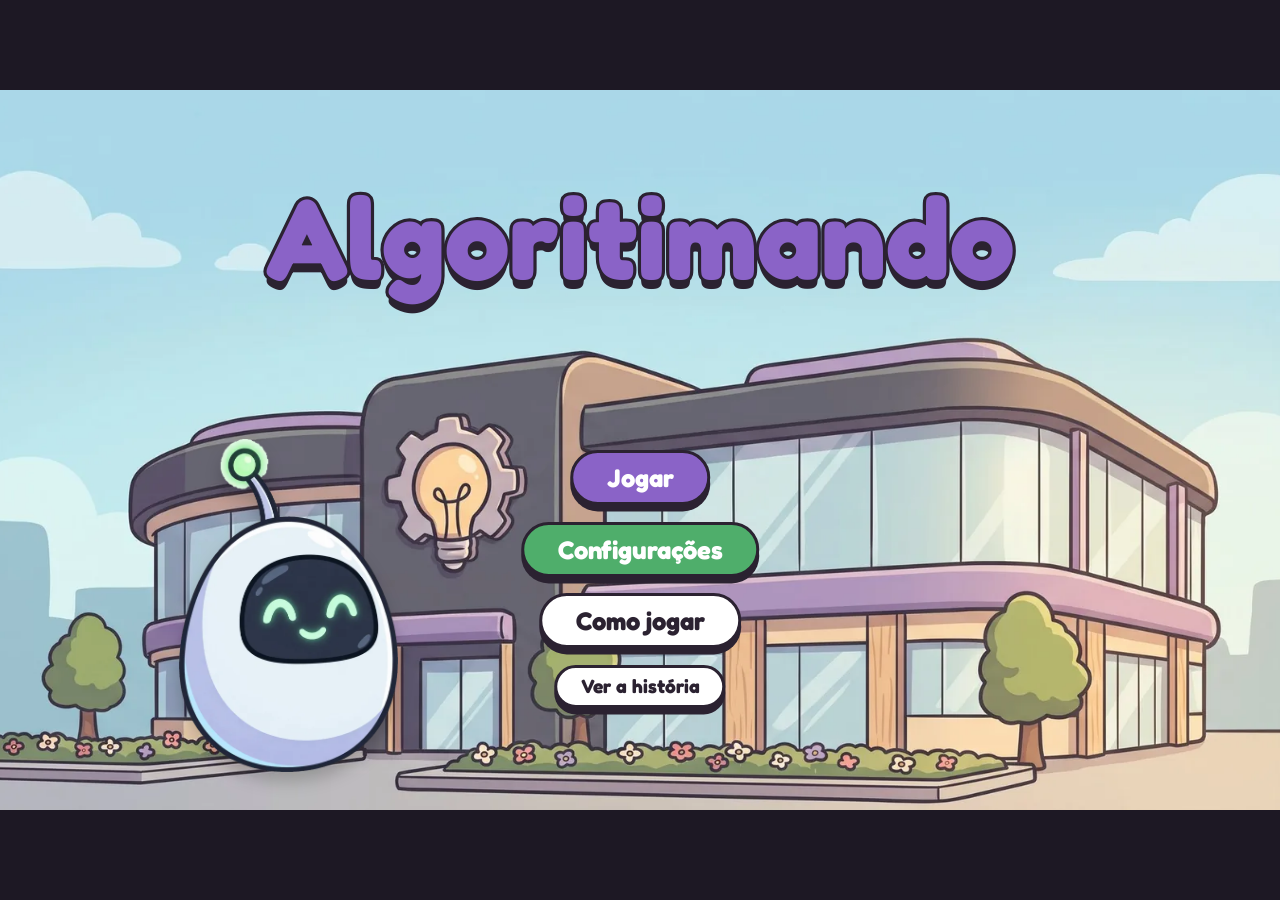
<file: index.html>
<!doctype html>
<html lang="pt-BR">
  <head>
    <meta charset="UTF-8" />
    <meta
      name="viewport"
      content="width=device-width, initial-scale=1, viewport-fit=cover"
    />
    <title>Algoritimando</title>
    <!-- modo instalável: manifesto, ícones e cor da barra (pwa.js) -->
    <link rel="manifest" href="manifest.webmanifest" />
    <meta name="theme-color" content="#8a63c7" />
    <meta name="description" content="Jogo educativo que ensina algoritmos: ajude os moradores da cidade, passo a passo." />
    <link rel="icon" type="image/png" href="img/icones/favicon-64.png" />
    <link rel="apple-touch-icon" href="img/icones/apple-touch-icon.png" />
    <meta name="apple-mobile-web-app-capable" content="yes" />
    <meta name="mobile-web-app-capable" content="yes" />
    <meta name="apple-mobile-web-app-status-bar-style" content="black-translucent" />
    <meta name="apple-mobile-web-app-title" content="Algoritimando" />
    <!-- fontes guardadas no projeto: o jogo funciona sem internet -->
    <link rel="stylesheet" href="fontes/fontes.css?v=202611190600" />
    <link rel="stylesheet" href="style.css?v=202611190600" />
  </head>
  <body>
    <div id="stage">
      <section class="screen bg-city" id="menu">
        <h1 class="logo">Algoritimando</h1>
        <img class="menu-robo" src="img/robo-sorrindo.webp" alt="" />
        <div class="menu-btns">
          <button class="btn" id="bPlay">Jogar</button>
          <button class="btn green" id="bSound" type="button">
            Configurações
          </button>
          <button class="btn ghost" id="bHow">Como jogar</button>
          <div class="menu-linha">
            <button class="btn ghost small" id="bHistoria" type="button">
              Ver a história
            </button>
            <button
              class="btn ghost small perigo"
              id="bReiniciar"
              type="button"
            >
              Reiniciar o jogo
            </button>
          </div>
          <!-- Área do professor: fora do jogo por enquanto (editor.html continua no projeto) -->
          <button class="btn ghost small" id="bProf" hidden>
            Área do professor
          </button>
        </div>
      </section>

      <section class="screen" id="story">
        <div class="scene" id="sceneArt"></div>
        <button class="btn small skip" id="bSkip">Pular ›</button>
        <p class="caption" id="sceneText"></p>
        <div class="dots" id="dots"></div>
        <button class="btn next" id="bNext">Avançar ›</button>
      </section>

      <!-- animação final: quadros como os da abertura, com zoom lento,
           confete e o álbum completo (final.js) -->
      <section class="screen" id="fim">
        <div class="scene" id="fimArte"></div>
        <div class="fim-album" id="fimAlbum" hidden></div>
        <div class="confete" id="fimConfete" aria-hidden="true"></div>
        <button class="btn small skip" id="bFimPular">Pular ›</button>
        <p class="caption" id="fimTexto"></p>
        <div class="dots" id="fimDots"></div>
        <button class="btn next" id="bFimNext">Avançar ›</button>
      </section>

      <section class="screen bg-sand" id="char">
        <div class="panel char-panel">
          <!-- crachá do agente: no mesmo desenho do crachá da promoção
               (img/ui/cracha-agente.webp), com a foto e o nome de verdade -->
          <div class="cracha" id="cracha">
            <span class="cracha-presilha" aria-hidden="true"></span>
            <div class="cracha-moldura">
              <div class="cracha-cartao">
                <p class="cracha-topo">
                  <b>Algoritimando</b><small>Agência de Ajuda</small>
                </p>
                <div class="cracha-foto">
                  <img id="badgeFace" src="img/av0.webp" alt="" />
                </div>
                <b class="cracha-nome" id="badgeName">Agente</b>
                <span class="cracha-cargo" id="badgeCargo">Estagiário</span>
                <span class="cracha-estrelas" id="badgeEstrelas" aria-hidden="true"
                  ><img src="img/ui/estrela.webp" alt="" /><img
                    src="img/ui/estrela.webp"
                    alt=""
                  /><img src="img/ui/estrela.webp" alt=""
                /></span>
                <span class="cracha-rodape">
                  <img src="img/ui/cracha-icone.webp" alt="" /><span
                    class="cracha-codigo"
                    id="badgeCodigo"
                    >AG-0000</span
                  >
                </span>
              </div>
            </div>
          </div>
          <div class="char-form">
            <h2>Quem é você, agente?</h2>
            <div class="avatars">
              <button class="avatar sel" data-a="0" aria-label="Agente 1">
                <img src="img/av0.webp" alt="" />
              </button>
              <button class="avatar" data-a="1" aria-label="Agente 2">
                <img src="img/av1.webp" alt="" />
              </button>
              <button class="avatar" data-a="2" aria-label="Agente 3">
                <img src="img/av2.webp" alt="" />
              </button>
              <button class="avatar" data-a="3" aria-label="Agente 4">
                <img src="img/av3.webp" alt="" />
              </button>
              <button class="avatar" data-a="4" aria-label="Agente 5">
                <img src="img/av4.webp" alt="" />
              </button>
              <button class="avatar" data-a="5" aria-label="Agente 6">
                <img src="img/av5.webp" alt="" />
              </button>
              <!-- agente secreto: aparece depois de 10 toques na terceira
                   estrela do crachá (app.js) -->
              <button
                class="avatar avatar-secreto"
                data-a="6"
                aria-label="Agente secreto"
                hidden
              >
                <img src="img/av6.webp" alt="" />
              </button>
            </div>
            <!-- os selos das ideias já conquistadas (app.js) -->
            <div class="cracha-selos" id="badgeSelos" aria-label="Selos"></div>
            <input id="nameIn" maxlength="14" placeholder="Digite seu nome" />
            <button class="btn" id="bConfirm">Confirmar</button>
          </div>
        </div>
      </section>

      <section class="screen bg-hub" id="hub">
        <header class="top">
          <button
            class="chip home"
            data-home
            title="Voltar ao menu principal"
            aria-label="Voltar ao menu principal"
          >
            <svg class="icone" viewBox="0 0 24 24" aria-hidden="true">
              <path d="M12 3.2 2.8 11h2.7v9.3h5V14h3v6.3h5V11h2.7Z" />
            </svg></button
          ><button
            class="chip who"
            type="button"
            title="Trocar de agente"
          ></button>
          <h2 class="title-box">Central de chamados</h2>
          <span class="chip starsum"
            ><img src="img/ui/estrela.webp" alt="" />
            <b class="gStars">0</b></span
          >
        </header>
        <!-- mapa da cidade: cada lugar abre os chamados do seu cliente -->
        <div
          class="mapa"
          id="mapa"
          role="group"
          aria-label="Mapa da cidade"
        ></div>
        <!-- lista de chamados: usada na seção "Em progresso" -->
        <div class="hub-grid" id="calls" hidden></div>
        <aside class="side">
          <div class="guide">
            <div class="face"><img src="img/guide.webp" alt="" /></div>
            <b>Robô-guia</b>
            <p id="hubMsg"></p>
          </div>
          <div class="guide prog">
            <small>Chamados concluídos</small
            ><strong id="progTxt">0 de 8</strong>
            <div class="bar"><i id="progBar"></i></div>
            <!-- o próximo objetivo: Agente, Agente Sênior ou nenhum -->
            <small class="prog-meta" id="progMeta"></small>
            <button class="btn small" id="bAlbum" type="button">
              Meu álbum
            </button>
            <button class="btn ghost small" id="bIdeias" type="button">
              Minhas ideias
            </button>
            <button class="btn small" id="bRestart" hidden>
              ↺ Jogar tudo de novo
            </button>
          </div>
          <!-- protótipos de chamados novos, atrás de senha (em-progresso.js).
               Escondido por enquanto: para mostrar, tire o "hidden". -->
          <button
            class="btn ghost small em-progresso-botao"
            id="bEmProgresso"
            type="button"
            hidden
          >
            Em progresso
          </button>
        </aside>
      </section>

      <section class="screen" id="fase">
        <header class="top">
          <button
            class="chip home"
            data-home
            title="Voltar ao menu principal"
            aria-label="Voltar ao menu principal"
          >
            <svg class="icone" viewBox="0 0 24 24" aria-hidden="true">
              <path d="M12 3.2 2.8 11h2.7v9.3h5V14h3v6.3h5V11h2.7Z" />
            </svg></button
          ><button
            class="chip who"
            type="button"
            title="Trocar de agente"
          ></button>
          <div class="title-box fase-faixa">
            <h2 class="fase-titulo"></h2>
            <p class="fase-instrucao"></p>
          </div>
          <span
            class="chip starsum contador-estrelas"
            role="img"
            aria-label="0 estrelas"
            ><img src="img/ui/estrela.webp" alt="" />
            <b class="contador-estrelas-num">0</b></span
          >
        </header>
        <div class="fase-arte">
          <!-- ver a cena do chamado em tela cheia (jogo.js) -->
          <button
            class="chip cena-cheia-btn"
            id="btn-cena-cheia"
            type="button"
            title="Ver a cena em tela cheia"
            aria-label="Ver a cena em tela cheia"
          >
            <svg class="icone" viewBox="0 0 24 24" aria-hidden="true">
              <path d="M4 9V4h5M15 4h5v5M20 15v5h-5M9 20H4v-5" />
            </svg>
            <span class="cena-cheia-texto">Tela cheia</span>
          </button>
        </div>
        <main class="area-jogo">
          <!-- Tabuleiro: um espaço numerado por passo (montado pelo jogo.js) -->
          <section
            class="tabuleiro"
            aria-label="Tabuleiro com os passos em ordem"
          >
            <ol class="tabuleiro-grade"></ol>
            <!-- resultado do "Verificar" (jogo.js) -->
            <p class="verificacao" role="status" hidden></p>
          </section>
          <!-- Bandeja: as cartas entram embaralhadas (montada pelo jogo.js) -->
          <section class="bandeja" aria-label="Cartas ainda não usadas">
            <ul class="bandeja-fila"></ul>
          </section>
          <!-- Montagem: a imagem que se monta conforme as cartas (montagem.js) -->
          <section class="montagem" aria-hidden="true" hidden></section>
        </main>
        <!-- Robô-guia: fala da fase e, quando a criança erra, a
             explicação do erro (sempre do PRIMEIRO problema) -->
        <aside class="guia">
          <div class="face">
            <img class="guia-rosto" src="img/guide.webp" alt="" />
          </div>
          <div class="guia-fala">
            <b>Robô-guia</b>
            <p class="mascote-balao"></p>
          </div>
        </aside>
        <footer class="rodape">
          <button
            class="chip progresso"
            id="btn-niveis"
            type="button"
            title="Escolher nível"
          >
            <span class="progresso-texto">Nível 1 de 5</span> ▾
          </button>
          <div class="rodape-direita">
            <!-- só no celular: a montagem é opcional e troca de lugar com a cena -->
            <button
              class="chip"
              id="btn-montagem"
              type="button"
              aria-pressed="false"
              hidden
            >
              Ver montagem
            </button>
            <button class="btn green" id="btn-verificar" type="button" disabled>
              Verificar
            </button>
            <button class="chip" id="btn-dica" type="button">
              <span class="dica-icone"
                ><img src="img/ui/dica.webp" alt="" /><b
                  class="dica-restantes"
                  aria-hidden="true"
                  >1</b
                ></span
              >
              <span class="dica-pedir">Pedir dica</span
              ><span class="dica-curta">Dica</span>
            </button>
          </div>
        </footer>
      </section>

      <!-- Lição: a atividade vira conceito (conteúdo vem da fase.licao) -->
      <section class="screen" id="licao">
        <div class="licao-arte" aria-hidden="true"></div>
        <header class="top">
          <button
            class="chip home"
            data-home
            title="Voltar ao menu principal"
            aria-label="Voltar ao menu principal"
          >
            <svg class="icone" viewBox="0 0 24 24" aria-hidden="true">
              <path d="M12 3.2 2.8 11h2.7v9.3h5V14h3v6.3h5V11h2.7Z" />
            </svg></button
          ><button
            class="chip who"
            type="button"
            title="Trocar de agente"
          ></button>
          <span class="chip starsum"
            ><img src="img/ui/estrela.webp" alt="" />
            <b class="gStars">0</b></span
          >
        </header>
        <section
          class="panel conclusao-painel"
          role="dialog"
          aria-labelledby="conclusao-parabens conclusao-pergunta"
          tabindex="-1"
        >
          <header class="conclusao-topo">
            <p class="title-box conclusao-parabens" id="conclusao-parabens">
              <img src="img/ui/estrela.webp" alt="" /> Parabéns! Você completou o
              nível!
            </p>
            <p class="conclusao-progresso conclusao-progresso-texto"></p>
          </header>
          <div class="conclusao-corpo">
            <h3 class="conclusao-pergunta" id="conclusao-pergunta">
              <span class="conclusao-pergunta-texto"></span>
            </h3>
            <!-- para a criança: a imagem que representa a lição -->
            <div class="licao-imagem" role="img"></div>
            <!-- para o professor: o texto da lição, atrás de um botão -->
            <div class="licao-professor" id="licao-professor" hidden>
              <div class="conclusao-texto"></div>
              <div class="conclusao-reflexao">
                <h3>Pense e converse</h3>
                <ul></ul>
              </div>
            </div>
            <button
              class="btn ghost small licao-botao-prof"
              type="button"
              aria-expanded="false"
              aria-controls="licao-professor"
            >
              Ler a lição
            </button>
          </div>
          <footer class="conclusao-rodape">
            <!-- o selo da ideia: só na lição que fecha um chamado com selo -->
            <div class="licao-selo" hidden>
              <span class="licao-selo-disco"></span>
              <p>
                <small>Selo conquistado</small>
                <b class="licao-selo-nome"></b>
                <span class="licao-selo-frase"></span>
              </p>
            </div>
            <div class="rewards">
              <div>
                <img src="img/ui/estrela.webp" alt="" /><b
                  class="premio-estrelas"
                  >+1 estrela</b
                >
              </div>
              <div>
                <img src="img/ui/dica.webp" alt="" /><b class="premio-dicas"
                  >+1 dica</b
                >
              </div>
              <!-- figurinha nova no álbum: só na primeira vez que o nível é concluído -->
              <div class="premio-figurinha" hidden>
                <svg viewBox="0 0 24 24" aria-hidden="true">
                  <path d="M5 3h10l4 4v14H5Z" />
                  <path d="M15 3v4h4" />
                </svg>
                <b>+1 figurinha</b>
              </div>
            </div>
            <button class="btn conclusao-continuar" type="button">
              <span class="conclusao-continuar-texto">Próximo nível</span> ›
            </button>
          </footer>
        </section>
      </section>

      <section class="screen bg-promo" id="promo">
        <header class="top">
          <button
            class="chip home"
            data-home
            title="Voltar ao menu principal"
            aria-label="Voltar ao menu principal"
          >
            <svg class="icone" viewBox="0 0 24 24" aria-hidden="true">
              <path d="M12 3.2 2.8 11h2.7v9.3h5V14h3v6.3h5V11h2.7Z" />
            </svg></button
          ><button
            class="chip who"
            type="button"
            title="Trocar de agente"
          ></button
          ><span class="chip starsum"
            ><img src="img/ui/estrela.webp" alt="" />
            <b class="gStars">0</b></span
          >
        </header>
        <div class="hero" id="promoHero"></div>
        <aside class="promo-card">
          <h3 class="title-box">Promoção!</h3>
          <img
            class="badge-sm"
            id="promoCracha"
            src="img/ui/cracha-agente.webp"
            alt="Crachá de Agente"
          />
          <p class="rank">
            <span id="promoDe">Estagiário</span> →
            <span class="on" id="promoPara">Agente</span>
          </p>
          <b id="promoFrase">Agora você é Agente!</b>
          <button class="btn small" id="bPromoNext">Continuar ›</button>
        </aside>
      </section>

      <section class="screen bg-sand" id="final">
        <!-- os personagens dos chamados concluídos (montado pelo app.js) -->
        <div class="cast" id="cast"></div>
        <div class="panel final-panel">
          <h2>Missão cumprida, <span id="finName"></span>!</h2>
          <p id="finTexto">
            Você ajudou a cidade inteira seguindo passos, repetindo, decidindo e
            fazendo duas coisas ao mesmo tempo. Tudo isso é algoritmo!
          </p>
          <div class="final-selos" id="finSelos"></div>
          <p class="final-stars">
            <img src="img/ui/estrela.webp" alt="" />
            <b id="finStarsN">0</b> estrelas
          </p>
          <div class="row final-extras">
            <button class="btn ghost small" id="bFimAlbum" type="button">Ver meu álbum</button
            ><button class="btn ghost small" id="bFimCertificado" type="button">Meu certificado</button
            ><button class="btn ghost small" id="bFimRever" type="button">Rever a animação</button>
          </div>
          <div class="row">
            <button class="btn" id="bAgain">Jogar de novo</button
            ><button class="btn brown" id="bToHub">Voltar à central</button>
          </div>
        </div>
      </section>

      <!-- Minhas ideias: os selos, com a frase e uma carta de exemplo -->
      <div class="modal" id="ideias">
        <div class="panel ideias-painel">
          <h2>Minhas ideias</h2>
          <ul class="ideias-lista"></ul>
          <button class="btn ghost" id="bIdeiasFechar" type="button">
            Voltar ao mapa
          </button>
        </div>
      </div>

      <!-- Certificado para imprimir (final.js). Na impressão, só ele aparece. -->
      <div class="modal" id="certificado" role="dialog" aria-modal="true" aria-label="Certificado">
        <div class="certificado-caixa">
          <article class="certificado-folha">
            <div class="certificado-moldura">
              <p class="certificado-jogo">Algoritimando</p>
              <h2 class="certificado-titulo">Certificado de Agente Sênior</h2>
              <p class="certificado-frase">Certificamos que</p>
              <p class="certificado-nome" id="certNome"></p>
              <p class="certificado-texto" id="certTexto"></p>
              <ul class="certificado-ideias" id="certIdeias"></ul>
              <div class="certificado-rodape">
                <img class="certificado-rosto" id="certRosto" alt="" />
                <div class="certificado-dados">
                  <span><b id="certEstrelas">0</b> estrelas</span>
                  <span>Código <b id="certCodigo"></b></span>
                  <span id="certData"></span>
                </div>
                <img class="certificado-guia" src="img/robo-feliz.webp" alt="" />
              </div>
              <div class="certificado-assinaturas">
                <span>Professor(a)</span>
                <span>Escola</span>
              </div>
            </div>
          </article>
          <div class="row certificado-botoes">
            <button class="btn" id="bCertImprimir" type="button">Imprimir</button
            ><button class="btn ghost" id="bCertFechar" type="button">Fechar</button>
          </div>
        </div>
      </div>

      <!-- Meu álbum: uma figurinha (a imagem da lição) por nível concluído (album.js) -->
      <div class="modal" id="album" role="dialog" aria-modal="true" aria-labelledby="album-h">
        <div class="panel album-painel">
          <header class="album-topo">
            <h2 id="album-h">Meu álbum</h2>
            <div class="album-progresso">
              <small class="album-contador">0 de 32 figurinhas</small>
              <div class="bar album-barra"><i></i></div>
            </div>
          </header>
          <nav class="album-abas" aria-label="Chamados do álbum"></nav>
          <div class="album-corpo">
            <button class="chip album-anterior" type="button" aria-label="Página anterior">‹</button>
            <section class="album-pagina">
              <div class="album-cabeca">
                <b class="album-titulo"></b>
                <small class="album-local"></small>
              </div>
              <div class="album-espacos"></div>
            </section>
            <button class="chip album-proxima" type="button" aria-label="Próxima página">›</button>
          </div>
          <button class="btn ghost album-fechar" type="button">Fechar o álbum</button>
          <div class="album-zoom" hidden>
            <div class="album-zoom-cartao">
              <span class="album-zoom-imagem" role="img" aria-label="Figurinha"></span>
              <small class="album-zoom-nivel"></small>
              <b class="album-zoom-texto"></b>
              <span class="album-zoom-dica">Toque para fechar</span>
            </div>
          </div>
        </div>
      </div>

      <!-- a cena do chamado em tela cheia: toque em qualquer lugar fecha -->
      <div
        class="modal cena-cheia"
        id="cena-cheia"
        role="dialog"
        aria-modal="true"
        aria-label="Cena do chamado"
      >
        <div class="cena-cheia-imagem" role="img" aria-label="Cena do chamado"></div>
        <button class="btn ghost small cena-cheia-fechar" id="btn-cena-fechar" type="button">
          Fechar
        </button>
      </div>

      <div class="modal" id="local">
        <div class="panel local-painel">
          <div class="local-cabeca">
            <img class="local-rosto" alt="" />
            <h2 class="local-nome"></h2>
          </div>
          <div class="local-chamados"></div>
          <button class="btn ghost local-fechar" type="button">
            Voltar ao mapa
          </button>
        </div>
      </div>

      <div class="modal" id="reiniciar">
        <div class="panel">
          <h2>Reiniciar o jogo?</h2>
          <p>
            Todo o progresso será apagado: estrelas, dicas, níveis concluídos, o
            nome e o agente escolhido. O jogo volta para o começo, com a
            história. Isso não pode ser desfeito.
          </p>
          <div class="row">
            <button class="btn ghost" id="bReiniciarNao" type="button">
              Cancelar
            </button>
            <button class="btn perigo" id="bReiniciarSim" type="button">
              Sim, apagar tudo
            </button>
          </div>
        </div>
      </div>

      <div class="modal" id="again">
        <div class="panel">
          <h2>Recomeçar do zero?</h2>
          <p>
            Suas estrelas e dicas serão zeradas e todos os chamados voltam para o
            nível 1.
          </p>
          <div class="row">
            <button class="btn" id="bYes">Sim, recomeçar</button
            ><button class="btn ghost" id="bNo">Cancelar</button>
          </div>
        </div>
      </div>
      <div class="modal" id="niveis">
        <div class="panel">
          <h2 class="niveis-titulo"></h2>
          <p>
            Escolha um nível para jogar. Os que você já fez podem ser jogados de
            novo!
          </p>
          <div class="lista-niveis"></div>
          <button class="btn ghost niveis-fechar" type="button">Voltar</button>
        </div>
      </div>
      <div class="modal" id="senha">
        <div class="panel">
          <h2>Em progresso</h2>
          <p>
            Protótipos de chamados novos, ainda sem imagens, para testar os
            passos e as explicações. Digite a senha:
          </p>
          <input
            class="senha-campo"
            id="senhaCampo"
            type="password"
            inputmode="numeric"
            autocomplete="off"
            maxlength="12"
            aria-label="Senha"
          />
          <p class="aviso-prof" id="senhaAviso" hidden></p>
          <div class="row">
            <button class="btn ghost" id="bSenhaCancelar" type="button">
              Cancelar
            </button>
            <button class="btn" id="bSenhaEntrar" type="button">Entrar</button>
          </div>
        </div>
      </div>

      <div class="modal" id="prof">
        <div class="panel">
          <h2>Área do professor</h2>
          <p>
            Abra um chamado criado na Área do professor (arquivo .json salvo
            neste computador) para a turma jogar, ou crie um novo.
          </p>
          <p class="aviso-prof" id="avisoProf" hidden></p>
          <div class="row">
            <button class="btn" id="bAbrirProf" type="button">
              Abrir chamado (.json)
            </button>
            <a class="btn brown" href="editor.html">Criar ou editar</a>
          </div>
          <button class="btn ghost small" id="bProfFechar" type="button">
            Voltar
          </button>
          <input
            type="file"
            id="input-situacao"
            accept=".json,application/json"
            hidden
          />
        </div>
      </div>
      <!-- o momento do agente secreto: aparece uma vez, quando o
           segredo da terceira estrela é descoberto (app.js) -->
      <div class="modal segredo" id="segredo" role="dialog" aria-modal="true" aria-labelledby="segredoTitulo">
        <div class="segredo-raios" aria-hidden="true"></div>
        <div class="segredo-conteudo">
          <p class="segredo-chamada">Você descobriu um segredo!</p>
          <div class="segredo-retrato moldura-dourada">
            <img src="img/av6.webp" alt="" />
          </div>
          <h2 id="segredoTitulo">Agente secreto desbloqueado</h2>
          <button class="btn segredo-ok" id="bSegredoOk" type="button">Usar este agente</button>
        </div>
      </div>

      <div class="modal" id="sons">
        <div class="panel">
          <h2>Configurações</h2>
          <div class="som-linha">
            <span class="som-nome">Música</span>
            <button
              class="btn small som-liga"
              id="somMusica"
              type="button"
              aria-pressed="true"
            >
              Ligada
            </button>
            <input
              class="som-volume"
              id="volMusica"
              type="range"
              min="0"
              max="100"
              step="5"
              aria-label="Volume da música"
            />
          </div>
          <div class="som-linha">
            <span class="som-nome">Efeitos</span>
            <button
              class="btn small som-liga"
              id="somEfeitos"
              type="button"
              aria-pressed="true"
            >
              Ligados
            </button>
            <input
              class="som-volume"
              id="volEfeitos"
              type="range"
              min="0"
              max="100"
              step="5"
              aria-label="Volume dos efeitos"
            />
          </div>
          <!-- tela cheia: some onde o navegador não deixa (ex.: iPhone) -->
          <div class="som-linha tela-linha" id="linhaTelaCheia">
            <span class="som-nome">Tela cheia</span>
            <button
              class="btn small som-liga mudo"
              id="bTelaCheia"
              type="button"
              aria-pressed="false"
            >
              Desligada
            </button>
            <span class="tela-dica">O jogo ocupa a tela toda, sem a barra do navegador.</span>
          </div>
          <!-- instalar: só pelo site e onde o navegador deixa (pwa.js) -->
          <div class="som-linha tela-linha" id="linhaInstalar" hidden>
            <span class="som-nome">Instalar o jogo</span>
            <button class="btn small som-liga" id="bInstalar" type="button">Instalar</button>
            <span class="tela-dica" id="instalarDica">Um ícone na tela do aparelho, e o jogo abre mesmo sem internet.</span>
          </div>
          <button class="btn" id="bSonsFechar" type="button">Pronto</button>
        </div>
      </div>

      <div class="modal" id="how">
        <div class="panel">
          <h2>Como jogar</h2>
          <p>
            1. Escolha um chamado na central.<br />2. Arraste as cartas para os
            espaços numerados — ou toque na carta e depois no espaço.<br />3.
            Com tudo no lugar, toque em <b>Verificar</b>. Se algo estiver fora
            de ordem, mova de novo — ou peça uma <b>dica</b>: o Robô-guia
            explica o que está errado.<br />4. Quanto menos erros, mais
            estrelas!
          </p>
          <button class="btn" id="bHowClose">Entendi</button>
        </div>
      </div>
    <!-- avisos para leitor de tela (invisíveis na tela): movimentos
         das cartas numa região, explicações de erro em outra -->
    <div class="sr leitor-avisos" aria-live="polite"></div>
    <div class="sr leitor-explicacao" aria-live="polite"></div>
    <script src="js/motor.js?v=202611190600"></script>
    <script src="js/comum.js?v=202611190600"></script>
    <script src="js/situacoes.js?v=202611190600"></script>
    <script src="js/em-progresso.js?v=202611190600"></script>
    <script src="js/som.js?v=202611190600"></script>
    <script src="js/progresso.js?v=202611190600"></script>
    <script src="js/perfil.js?v=202611190600"></script>
    <script src="js/arrasto.js?v=202611190600"></script>
    <script src="js/conclusao.js?v=202611190600"></script>
    <script src="js/montagem.js?v=202611190600"></script>
    <script src="js/jogo.js?v=202611190600"></script>
    <script src="js/album.js?v=202611190600"></script>
    <script src="js/final.js?v=202611190600"></script>
    <script src="js/app.js?v=202611190600"></script>
    <script src="js/pwa.js?v=202611190600"></script>
  </body>
</html>
</file>
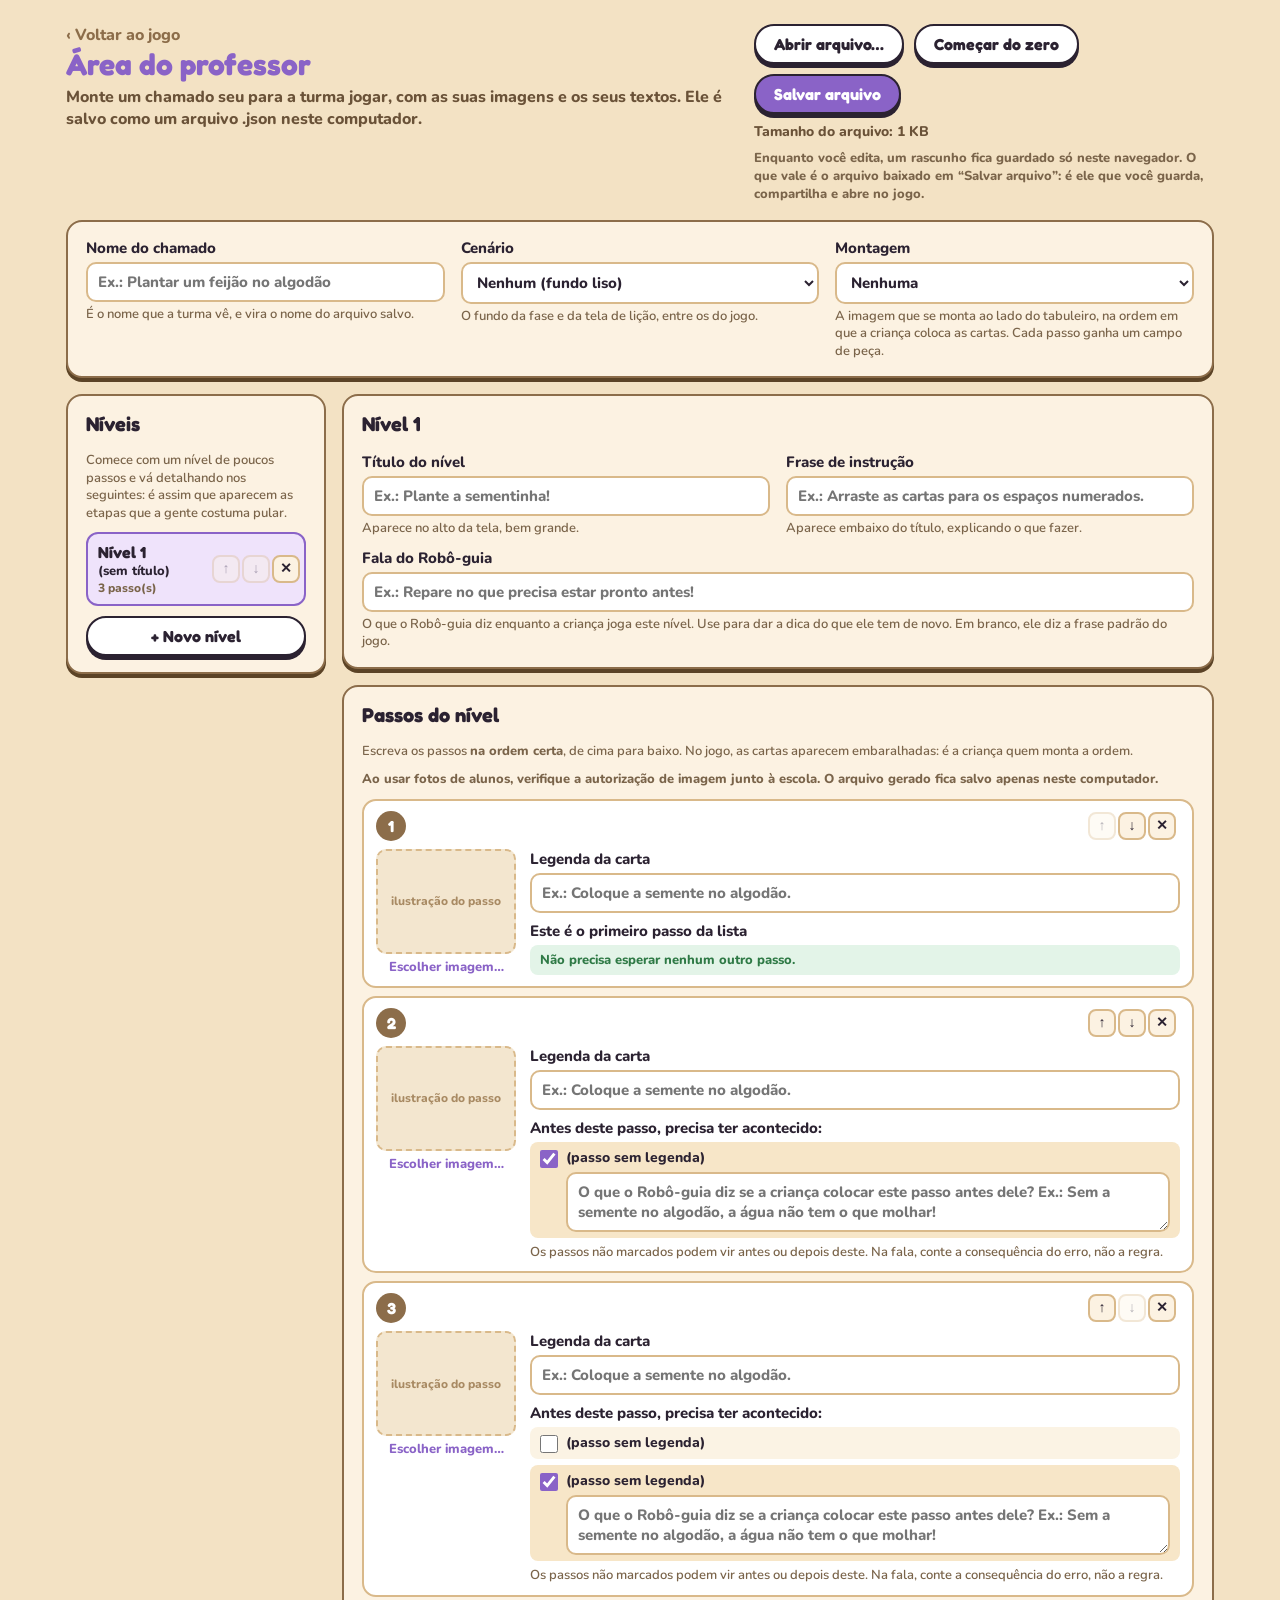
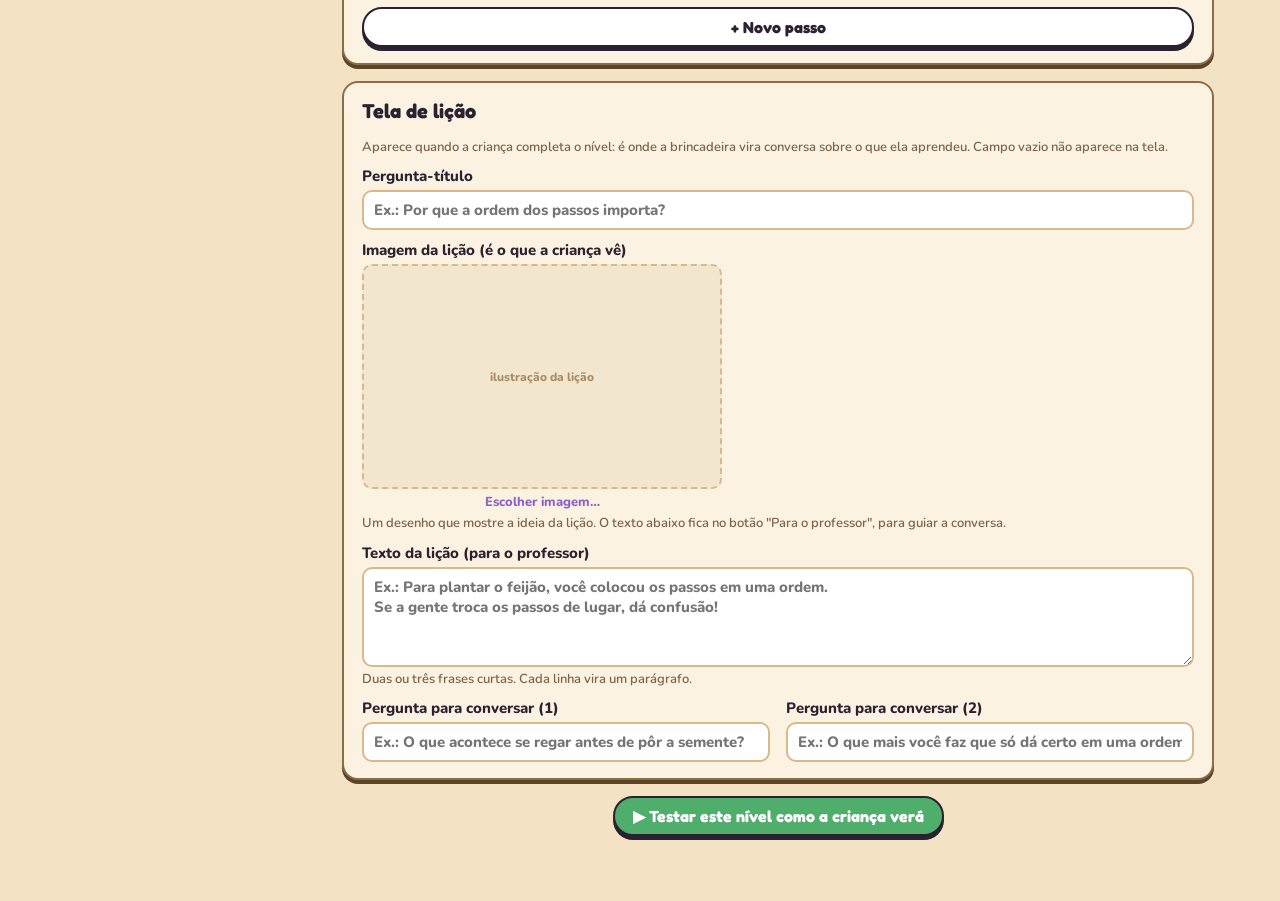
<file: editor.html>
<!doctype html>
<html lang="pt-BR">
  <head>
    <meta charset="UTF-8" />
    <meta name="viewport" content="width=device-width, initial-scale=1" />
    <title>Algoritimando — Área do professor</title>
    <!-- fontes guardadas no projeto: o jogo funciona sem internet -->
    <link rel="stylesheet" href="fontes/fontes.css?v=202611190600" />
    <link rel="stylesheet" href="style.css?v=202611190600" />
    <link rel="stylesheet" href="editor.css?v=202611190600" />
  </head>
  <body class="editor">
    <!-- ================== O EDITOR ================== -->
    <div class="ed-pagina">
      <header class="ed-topo">
        <div class="ed-identidade">
          <a class="ed-voltar-jogo" href="index.html">‹ Voltar ao jogo</a>
          <h1>Área do professor</h1>
          <p>
            Monte um chamado seu para a turma jogar, com as suas imagens e os
            seus textos. Ele é salvo como um arquivo .json neste computador.
          </p>
        </div>
        <div class="ed-acoes-coluna">
          <div class="ed-acoes">
            <button id="btn-abrir" class="btn ghost small" type="button">
              Abrir arquivo…
            </button>
            <button id="btn-novo" class="btn ghost small" type="button">
              Começar do zero
            </button>
            <button id="btn-salvar" class="btn small" type="button">
              Salvar arquivo
            </button>
          </div>
          <p id="indicador-tamanho" class="ed-tamanho" aria-live="polite"></p>
          <p class="ed-nota">
            Enquanto você edita, um rascunho fica guardado só neste navegador. O
            que vale é o arquivo baixado em “Salvar arquivo”: é ele que você
            guarda, compartilha e abre no jogo.
          </p>
        </div>
      </header>

      <section class="ed-cartao ed-linha-campos">
        <label class="ed-campo">
          <span class="ed-rotulo">Nome do chamado</span>
          <input
            id="campo-titulo"
            type="text"
            maxlength="60"
            placeholder="Ex.: Plantar um feijão no algodão"
          />
          <span class="ed-ajuda"
            >É o nome que a turma vê, e vira o nome do arquivo salvo.</span
          >
        </label>
        <label class="ed-campo">
          <span class="ed-rotulo">Cenário</span>
          <select id="campo-cenario"></select>
          <span class="ed-ajuda"
            >O fundo da fase e da tela de lição, entre os do jogo.</span
          >
        </label>
        <label class="ed-campo">
          <span class="ed-rotulo">Montagem</span>
          <select id="campo-montagem">
            <option value="">Nenhuma</option>
            <option value="pilha">Pilha (como um sanduíche)</option>
            <option value="cena">
              Cena (as peças entram numa cena, como a mochila)
            </option>
            <option value="tirinha">Tirinha (um quadrinho por passo)</option>
          </select>
          <span class="ed-ajuda"
            >A imagem que se monta ao lado do tabuleiro, na ordem em que a
            criança coloca as cartas. Cada passo ganha um campo de peça.</span
          >
        </label>
        <div class="ed-campo" id="bloco-base-cena" hidden>
          <span class="ed-rotulo">Fundo da cena</span>
          <div id="base-cena-editor" class="ed-licao-imagem"></div>
          <span class="ed-ajuda"
            >O que aparece antes de qualquer carta. As peças precisam ter o
            mesmo tamanho deste fundo e fundo transparente.</span
          >
        </div>
      </section>

      <!-- avisos da validação (preenchidos pelo editor.js) -->
      <div id="avisos" class="ed-avisos" hidden></div>

      <div class="ed-corpo">
        <!-- ---------- lista de níveis ---------- -->
        <aside class="ed-cartao ed-fases">
          <h2>Níveis</h2>
          <p class="ed-ajuda">
            Comece com um nível de poucos passos e vá detalhando nos seguintes:
            é assim que aparecem as etapas que a gente costuma pular.
          </p>
          <ol id="lista-fases"></ol>
          <button
            id="btn-nova-fase"
            class="btn ghost small ed-largo"
            type="button"
          >
            + Novo nível
          </button>
        </aside>

        <!-- ---------- nível aberto ---------- -->
        <main class="ed-painel-fase">
          <div id="sem-fase" class="ed-cartao">
            <p>
              Nenhum nível por aqui. Crie o primeiro com o botão
              <strong>+ Novo nível</strong>.
            </p>
          </div>
          <div id="fase-conteudo" hidden>
            <section class="ed-cartao">
              <h2 id="fase-cabecalho">Nível 1</h2>
              <div class="ed-linha-campos">
                <label class="ed-campo">
                  <span class="ed-rotulo">Título do nível</span>
                  <input
                    id="campo-fase-titulo"
                    type="text"
                    maxlength="80"
                    placeholder="Ex.: Plante a sementinha!"
                  />
                  <span class="ed-ajuda"
                    >Aparece no alto da tela, bem grande.</span
                  >
                </label>
                <label class="ed-campo">
                  <span class="ed-rotulo">Frase de instrução</span>
                  <input
                    id="campo-fase-instrucao"
                    type="text"
                    maxlength="120"
                    placeholder="Ex.: Arraste as cartas para os espaços numerados."
                  />
                  <span class="ed-ajuda"
                    >Aparece embaixo do título, explicando o que fazer.</span
                  >
                </label>
              </div>
              <label class="ed-campo">
                <span class="ed-rotulo">Fala do Robô-guia</span>
                <input
                  id="campo-fase-mascote"
                  type="text"
                  maxlength="120"
                  placeholder="Ex.: Repare no que precisa estar pronto antes!"
                />
                <span class="ed-ajuda"
                  >O que o Robô-guia diz enquanto a criança joga este nível. Use
                  para dar a dica do que ele tem de novo. Em branco, ele diz a
                  frase padrão do jogo.</span
                >
              </label>
            </section>

            <section class="ed-cartao">
              <h2>Passos do nível</h2>
              <p class="ed-ajuda">
                Escreva os passos <strong>na ordem certa</strong>, de cima para
                baixo. No jogo, as cartas aparecem embaralhadas: é a criança
                quem monta a ordem.
              </p>
              <p class="ed-nota">
                Ao usar fotos de alunos, verifique a autorização de imagem junto
                à escola. O arquivo gerado fica salvo apenas neste computador.
              </p>
              <ol id="lista-passos"></ol>
              <button
                id="btn-novo-passo"
                class="btn ghost small ed-largo"
                type="button"
              >
                + Novo passo
              </button>
            </section>

            <section class="ed-cartao">
              <h2>Tela de lição</h2>
              <p class="ed-ajuda">
                Aparece quando a criança completa o nível: é onde a brincadeira
                vira conversa sobre o que ela aprendeu. Campo vazio não aparece
                na tela.
              </p>
              <label class="ed-campo">
                <span class="ed-rotulo">Pergunta-título</span>
                <input
                  id="campo-licao-pergunta"
                  type="text"
                  maxlength="90"
                  placeholder="Ex.: Por que a ordem dos passos importa?"
                />
              </label>
              <div class="ed-campo">
                <span class="ed-rotulo"
                  >Imagem da lição (é o que a criança vê)</span
                >
                <div id="licao-imagem-editor" class="ed-licao-imagem"></div>
                <span class="ed-ajuda"
                  >Um desenho que mostre a ideia da lição. O texto abaixo fica
                  no botão "Para o professor", para guiar a conversa.</span
                >
              </div>
              <label class="ed-campo">
                <span class="ed-rotulo">Texto da lição (para o professor)</span>
                <textarea
                  id="campo-licao-texto"
                  rows="4"
                  placeholder="Ex.: Para plantar o feijão, você colocou os passos em uma ordem.&#10;Se a gente troca os passos de lugar, dá confusão!"
                ></textarea>
                <span class="ed-ajuda"
                  >Duas ou três frases curtas. Cada linha vira um
                  parágrafo.</span
                >
              </label>
              <div class="ed-linha-campos">
                <label class="ed-campo">
                  <span class="ed-rotulo">Pergunta para conversar (1)</span>
                  <input
                    id="campo-licao-reflexao1"
                    type="text"
                    maxlength="140"
                    placeholder="Ex.: O que acontece se regar antes de pôr a semente?"
                  />
                </label>
                <label class="ed-campo">
                  <span class="ed-rotulo">Pergunta para conversar (2)</span>
                  <input
                    id="campo-licao-reflexao2"
                    type="text"
                    maxlength="140"
                    placeholder="Ex.: O que mais você faz que só dá certo em uma ordem?"
                  />
                </label>
              </div>
            </section>

            <div class="ed-rodape-fase">
              <button id="btn-testar" class="btn green" type="button">
                ▶ Testar este nível como a criança verá
              </button>
            </div>
          </div>
        </main>
      </div>
    </div>

    <!-- entradas de arquivo (invisíveis; abertas pelos botões) -->
    <input type="file" id="input-imagem" accept="image/*" hidden />
    <input
      type="file"
      id="input-abrir"
      accept=".json,application/json"
      hidden
    />

    <!-- ================== A PRÉVIA ==================
         As telas de fase e de lição do jogo, iguais às do index.html,
         escondidas sobre o editor. O jogo.js, o arrasto.js e o motor.js
         (os MESMOS arquivos do jogo) cuidam de tudo: o professor testa
         exatamente o que a criança vai receber. Se mudar essas telas no
         index.html, copie a mudança para cá. -->
    <div class="ed-previa" hidden>
      <div id="stage">
        <section class="screen" id="fase">
          <header class="top">
            <button
              class="chip home"
              data-home
              title="Voltar ao menu principal"
              aria-label="Voltar ao menu principal"
            >
              <svg class="icone" viewBox="0 0 24 24" aria-hidden="true">
                <path d="M12 3.2 2.8 11h2.7v9.3h5V14h3v6.3h5V11h2.7Z" />
              </svg></button
            ><button
              class="chip who"
              type="button"
              title="Trocar de agente"
            ></button>
            <div class="title-box fase-faixa">
              <h2 class="fase-titulo"></h2>
              <p class="fase-instrucao"></p>
            </div>
            <span
              class="chip starsum contador-estrelas"
              role="img"
              aria-label="0 estrelas"
              ><img src="img/ui/estrela.webp" alt="" />
              <b class="contador-estrelas-num">0</b></span
            >
          </header>
          <div class="fase-arte" aria-hidden="true"></div>
          <main class="area-jogo">
            <!-- Tabuleiro: um espaço numerado por passo (montado pelo jogo.js) -->
            <section
              class="tabuleiro"
              aria-label="Tabuleiro com os passos em ordem"
            >
              <ol class="tabuleiro-grade"></ol>
              <!-- resultado do "Verificar" (jogo.js) -->
              <p class="verificacao" role="status" hidden></p>
            </section>
            <!-- Bandeja: as cartas entram embaralhadas (montada pelo jogo.js) -->
            <section class="bandeja" aria-label="Cartas ainda não usadas">
              <ul class="bandeja-fila"></ul>
            </section>
            <!-- Montagem: a imagem que se monta conforme as cartas (montagem.js) -->
            <section class="montagem" aria-hidden="true" hidden></section>
          </main>
          <!-- Robô-guia: fala da fase e, quando a criança erra, a
             explicação do erro (sempre do PRIMEIRO problema) -->
          <aside class="guia">
            <div class="face">
              <img class="guia-rosto" src="img/guide.webp" alt="" />
            </div>
            <div class="guia-fala">
              <b>Robô-guia</b>
              <p class="mascote-balao"></p>
            </div>
          </aside>
          <footer class="rodape">
            <button
              class="chip progresso"
              id="btn-niveis"
              type="button"
              title="Escolher nível"
            >
              <span class="progresso-texto">Nível 1 de 5</span> ▾
            </button>
            <div class="rodape-direita">
              <!-- só no celular: a montagem é opcional e troca de lugar com a cena -->
              <button
                class="chip"
                id="btn-montagem"
                type="button"
                aria-pressed="false"
                hidden
              >
                Ver montagem
              </button>
              <button
                class="btn green"
                id="btn-verificar"
                type="button"
                disabled
              >
                Verificar
              </button>
              <button class="chip" id="btn-dica" type="button">
                <span class="dica-icone"
                  ><img src="img/ui/dica.webp" alt="" /><b
                    class="dica-restantes"
                    aria-hidden="true"
                    >1</b
                  ></span
                >
                <span class="dica-pedir">Pedir dica</span
                ><span class="dica-curta">Dica</span>
              </button>
            </div>
          </footer>
        </section>

        <!-- Lição: a atividade vira conceito (conteúdo vem da fase.licao) -->
        <section class="screen" id="licao">
          <div class="licao-arte" aria-hidden="true"></div>
          <header class="top">
            <button
              class="chip home"
              data-home
              title="Voltar ao menu principal"
              aria-label="Voltar ao menu principal"
            >
              <svg class="icone" viewBox="0 0 24 24" aria-hidden="true">
                <path d="M12 3.2 2.8 11h2.7v9.3h5V14h3v6.3h5V11h2.7Z" />
              </svg></button
            ><button
              class="chip who"
              type="button"
              title="Trocar de agente"
            ></button>
            <span class="chip starsum"
              ><img src="img/ui/estrela.webp" alt="" />
              <b class="gStars">0</b></span
            >
          </header>
          <section
            class="panel conclusao-painel"
            role="dialog"
            aria-labelledby="conclusao-parabens conclusao-pergunta"
            tabindex="-1"
          >
            <header class="conclusao-topo">
              <p class="title-box conclusao-parabens" id="conclusao-parabens">
                <img src="img/ui/estrela.webp" alt="" /> Parabéns! Você completou
                o nível!
              </p>
              <p class="conclusao-progresso conclusao-progresso-texto"></p>
            </header>
            <div class="conclusao-corpo">
              <h3 class="conclusao-pergunta" id="conclusao-pergunta">
                <span class="conclusao-pergunta-texto"></span>
              </h3>
              <!-- para a criança: a imagem que representa a lição -->
              <div class="licao-imagem" role="img"></div>
              <!-- para o professor: o texto da lição, atrás de um botão -->
              <div class="licao-professor" id="licao-professor" hidden>
                <div class="conclusao-texto"></div>
                <div class="conclusao-reflexao">
                  <h3>Pense e converse</h3>
                  <ul></ul>
                </div>
              </div>
              <button
                class="btn ghost small licao-botao-prof"
                type="button"
                aria-expanded="false"
                aria-controls="licao-professor"
              >
                Ler a lição
              </button>
            </div>
            <footer class="conclusao-rodape">
              <div class="rewards">
                <div>
                  <img src="img/ui/estrela.webp" alt="" /><b
                    class="premio-estrelas"
                    >+1 estrela</b
                  >
                </div>
                <div>
                  <img src="img/ui/dica.webp" alt="" /><b class="premio-dicas"
                    >+1 dica</b
                  >
                </div>
              </div>
              <button class="btn conclusao-continuar" type="button">
                <span class="conclusao-continuar-texto">Próximo nível</span> ›
              </button>
            </footer>
          </section>
        </section>
        <div class="modal" id="niveis">
          <div class="panel">
            <h2 class="niveis-titulo"></h2>
            <p>
              Escolha um nível para jogar. Os que você já fez podem ser jogados
              de novo!
            </p>
            <div class="lista-niveis"></div>
            <button class="btn ghost niveis-fechar" type="button">
              Voltar
            </button>
          </div>
        </div>
      </div>
    </div>

    <div class="sr leitor-avisos" aria-live="polite"></div>
    <div class="sr leitor-explicacao" aria-live="polite"></div>

    <!-- a prévia guarda progresso e dicas em chaves próprias: testar
         aqui não mexe no jogo de quem usa este computador -->
    <script>
      window.ALGORITIMANDO_PREVIA = true;
    </script>
    <script src="js/motor.js?v=202611190600"></script>
    <script src="js/comum.js?v=202611190600"></script>
    <script src="js/som.js?v=202611190600"></script>
    <script src="js/progresso.js?v=202611190600"></script>
    <script src="js/perfil.js?v=202611190600"></script>
    <script src="js/arrasto.js?v=202611190600"></script>
    <script src="js/conclusao.js?v=202611190600"></script>
    <script src="js/montagem.js?v=202611190600"></script>
    <script src="js/jogo.js?v=202611190600"></script>
    <script src="js/situacoes.js?v=202611190600"></script>
    <script src="js/editor.js?v=202611190600"></script>
  </body>
</html>
</file>
<file: fontes/fontes.css>
/* Fontes do jogo, guardadas no repositório para ele funcionar sem
   internet. Fredoka (títulos e botões) e Nunito (textos), as duas sob
   a licença SIL Open Font License 1.1 (ver fontes/LICENCA-*.txt).
   Só o conjunto latino, que cobre o português. */
@font-face {
  font-family: 'Fredoka';
  font-style: normal;
  font-weight: 500;
  font-stretch: 100%;
  font-display: swap;
  src: url(fredoka.woff2) format('woff2');
  unicode-range: U+0000-00FF, U+0131, U+0152-0153, U+02BB-02BC, U+02C6, U+02DA, U+02DC, U+0304, U+0308, U+0329, U+2000-206F, U+20AC, U+2122, U+2191, U+2193, U+2212, U+2215, U+FEFF, U+FFFD;
}
@font-face {
  font-family: 'Fredoka';
  font-style: normal;
  font-weight: 700;
  font-stretch: 100%;
  font-display: swap;
  src: url(fredoka.woff2) format('woff2');
  unicode-range: U+0000-00FF, U+0131, U+0152-0153, U+02BB-02BC, U+02C6, U+02DA, U+02DC, U+0304, U+0308, U+0329, U+2000-206F, U+20AC, U+2122, U+2191, U+2193, U+2212, U+2215, U+FEFF, U+FFFD;
}
@font-face {
  font-family: 'Nunito';
  font-style: normal;
  font-weight: 600;
  font-display: swap;
  src: url(nunito.woff2) format('woff2');
  unicode-range: U+0000-00FF, U+0131, U+0152-0153, U+02BB-02BC, U+02C6, U+02DA, U+02DC, U+0304, U+0308, U+0329, U+2000-206F, U+20AC, U+2122, U+2191, U+2193, U+2212, U+2215, U+FEFF, U+FFFD;
}
@font-face {
  font-family: 'Nunito';
  font-style: normal;
  font-weight: 800;
  font-display: swap;
  src: url(nunito.woff2) format('woff2');
  unicode-range: U+0000-00FF, U+0131, U+0152-0153, U+02BB-02BC, U+02C6, U+02DA, U+02DC, U+0304, U+0308, U+0329, U+2000-206F, U+20AC, U+2122, U+2191, U+2193, U+2212, U+2215, U+FEFF, U+FFFD;
}
</file>
<file: style.css>
:root {
  --p: #8a63c7;
  --ink: #2b2231;
  --cream: #fcf2e2;
  --brown: #8c6d4a;
  --tan: #e9c9a0;
  --g: #4fae6b;
}
* {
  box-sizing: border-box;
  margin: 0;
}
html,
body {
  height: 100%;
  min-height: 100dvh;
  background: #1d1824;
  display: grid;
  place-items: center;
  font-family: Nunito, sans-serif;
  color: var(--ink);
}
#stage {
  container-type: size;
  position: relative;
  width: min(100vw, 177.78vh);
  height: min(56.25vw, 100vh);
  width: min(100vw, calc(100dvh * 1.7778));
  height: min(56.25vw, 100dvh);
  overflow: hidden;
  background: #cfe6f3;
}
.screen {
  position: absolute;
  inset: 0;
  display: none;
  animation: in 0.45s ease;
}
.screen.on {
  display: block;
}
@keyframes in {
  from {
    opacity: 0;
    transform: scale(1.02);
  }
  to {
    opacity: 1;
    transform: none;
  }
}
button {
  font: inherit;
  cursor: pointer;
  color: inherit;
}
button:focus-visible,
input:focus-visible {
  outline: 0.4cqw solid #ffd34d;
  outline-offset: 0.2cqw;
}
.btn {
  font-family: Fredoka;
  font-weight: 700;
  font-size: max(2cqw, 9px);
  padding: 0.7cqw 2.6cqw;
  border-radius: 5cqw;
  border: 0.3cqw solid var(--ink);
  background: var(--p);
  color: #fff;
  box-shadow: 0 0.5cqw 0 var(--ink);
  transition: transform 0.15s;
}
.btn:hover {
  transform: translateY(-0.2cqw);
}
.btn:active {
  transform: translateY(0.3cqw);
  box-shadow: 0 0.1cqw 0 var(--ink);
}
.btn.green {
  background: var(--g);
}
.btn.brown {
  background: var(--brown);
}
.btn.ghost {
  background: #fff;
  color: var(--ink);
}
.btn.small {
  font-size: max(1.5cqw, 9px);
  padding: 0.5cqw 1.8cqw;
}
.chip {
  font-family: Nunito;
  font-weight: 800;
  font-size: max(1.5cqw, 9px);
  background: var(--tan);
  border: 0.25cqw solid var(--brown);
  border-radius: 3cqw;
  padding: 0.5cqw 1.4cqw;
  color: #5b4326;
}
.title-box {
  font-family: Fredoka;
  font-size: max(2.1cqw, 9px);
  text-align: center;
  color: #fff;
  background: var(--brown);
  border: 0.25cqw solid #f3dfbd;
  border-radius: 1cqw;
  padding: 0.7cqw 2.4cqw;
  font-weight: 500;
}
.top {
  position: absolute;
  inset: 1.5cqw 1.8cqw auto;
  display: flex;
  align-items: flex-start;
  gap: 1cqw;
  z-index: 5;
}
.top .title-box {
  margin: 0 auto;
}
.top .home {
  font-size: max(2cqw, 9px);
}
.panel {
  background: var(--cream);
  border: 0.3cqw solid var(--ink);
  border-radius: 2cqw;
  box-shadow: 0 0.6cqw 0 var(--ink);
}
.bob {
  animation: bob 2.6s ease-in-out infinite;
}
@keyframes bob {
  50% {
    transform: translateY(-1.2cqw);
  }
}
/* menu */
.bg-city {
  background: linear-gradient(#9fd2ea, #dff0f5 60%, #c8b79a 60%);
}
.logo {
  font-family: Fredoka;
  font-size: max(9cqw, 9px);
  color: var(--p);
  text-align: center;
  padding-top: 6cqw;
  -webkit-text-stroke: 0.5cqw var(--ink);
  paint-order: stroke fill;
  text-shadow: 0 0.7cqw 0 var(--ink);
}
.menu-btns {
  position: absolute;
  left: 50%;
  bottom: 8cqw;
  transform: translateX(-50%);
  display: flex;
  flex-direction: column;
  gap: 1.3cqw;
  align-items: center;
}
.bg-city::before {
  content: "";
  position: absolute;
  left: 50%;
  top: 26cqw;
  transform: translateX(-50%);
  font-size: max(24cqw, 9px);
  filter: blur(2px) opacity(0.55);
}
/* story */
.scene {
  position: absolute;
  inset: 0;
  display: grid;
  place-items: center;
  font-size: max(20cqw, 9px);
  transition: background 0.6s;
}
.scene span {
  display: inline-block;
  animation: bob 3s ease-in-out infinite;
  filter: drop-shadow(0 1cqw 0 rgba(0, 0, 0, 0.15));
}
.skip {
  position: absolute;
  top: 1.5cqw;
  right: 1.8cqw;
}
.next {
  position: absolute;
  right: 2cqw;
  bottom: 2cqw;
}
.caption {
  position: absolute;
  left: 50%;
  top: 4cqw;
  transform: translateX(-50%);
  width: 62cqw;
  text-align: center;
  font-weight: 800;
  font-size: max(2.1cqw, 9px);
  background: #fff;
  border: 0.3cqw solid var(--ink);
  border-radius: 1.6cqw;
  padding: 1.2cqw 2cqw;
  box-shadow: 0 0.5cqw 0 var(--ink);
}
.dots {
  position: absolute;
  bottom: 3cqw;
  left: 50%;
  transform: translateX(-50%);
  display: flex;
  gap: 1cqw;
}
.dots i {
  width: 1.1cqw;
  height: 1.1cqw;
  border-radius: 2cqw;
  background: #fff;
  border: 0.2cqw solid var(--ink);
  transition: 0.3s;
}
.dots i.on {
  width: 3cqw;
  background: var(--p);
}
/* char */
.bg-sand {
  background: #a99cb0;
  place-items: center;
}
.screen.on.bg-sand {
  display: grid;
}
.char-panel {
  display: flex;
  gap: 5cqw;
  padding: 3cqw 4cqw;
  width: 84cqw;
  align-items: center;
}
/* ===== crachá do agente (tela "Quem é você, agente?") =====
   Mesmo desenho do crachá da promoção (img/ui/cracha-agente.webp):
   presilha, moldura cinza e cartão creme com faixa lilás. */
.cracha {
  --t: 1cqw;              /* unidade do crachá: no celular ela cresce */
  position: relative;
  flex: none;
  width: calc(26 * var(--t));
  padding-top: calc(4.2 * var(--t));
  transform-origin: 50% 0;
  filter: drop-shadow(0 calc(0.6 * var(--t)) 0 rgba(43, 34, 49, 0.25));
}
/* balança um pouco quando o agente ou o nome mudam */
.cracha.balanca {
  animation: cracha-balanca 0.7s ease-out;
}
@keyframes cracha-balanca {
  0% { transform: rotate(0); }
  25% { transform: rotate(-4deg); }
  50% { transform: rotate(3deg); }
  75% { transform: rotate(-1.5deg); }
  100% { transform: rotate(0); }
}
@media (prefers-reduced-motion: reduce) {
  .cracha.balanca { animation: none; }
}
/* presilha: a peça de metal com o furo, presa no alto da moldura */
.cracha-presilha {
  position: absolute;
  top: 0;
  left: 50%;
  width: calc(4.4 * var(--t));
  height: calc(6 * var(--t));
  transform: translateX(-50%);
  background: linear-gradient(90deg, #b9b6bf, #e4e2e8 45%, #a9a5b0);
  border: calc(0.35 * var(--t)) solid var(--ink);
  border-radius: calc(1 * var(--t)) calc(1 * var(--t)) calc(0.6 * var(--t)) calc(0.6 * var(--t));
  z-index: 2;
}
.cracha-presilha::after {
  content: "";
  position: absolute;
  left: 50%;
  top: calc(0.9 * var(--t));
  width: calc(1.8 * var(--t));
  height: calc(1.8 * var(--t));
  transform: translateX(-50%);
  border-radius: 50%;
  background: #6f6977;
  border: calc(0.3 * var(--t)) solid var(--ink);
}
.cracha-moldura {
  background: #5b5563;
  border: calc(0.4 * var(--t)) solid var(--ink);
  border-radius: calc(2.6 * var(--t));
  padding: calc(1.2 * var(--t));
  box-shadow: inset 0 calc(0.4 * var(--t)) 0 rgba(255, 255, 255, 0.18);
}
.cracha-cartao {
  position: relative;
  overflow: hidden;
  display: flex;
  flex-direction: column;
  align-items: center;
  gap: calc(1 * var(--t));
  padding: 0 calc(1.6 * var(--t)) calc(1.6 * var(--t));
  border: calc(0.3 * var(--t)) solid var(--ink);
  border-radius: calc(1.6 * var(--t));
  /* faixa lilás em diagonal, como no crachá da promoção */
  background:
    linear-gradient(150deg, transparent 38%, rgba(138, 99, 199, 0.42) 38%,
      rgba(138, 99, 199, 0.42) 56%, transparent 56%),
    var(--cream);
}
.cracha-topo {
  align-self: stretch;
  margin: 0 calc(-1.6 * var(--t));
  padding: calc(0.9 * var(--t)) calc(1 * var(--t)) calc(0.8 * var(--t));
  background: var(--p);
  border-bottom: calc(0.3 * var(--t)) solid var(--ink);
  color: #fff;
  text-align: center;
  line-height: 1.05;
}
.cracha-topo b {
  display: block;
  font: 700 calc(1.75 * var(--t)) Fredoka, sans-serif;
  letter-spacing: 0.03em;
}
.cracha-topo small {
  display: block;
  font: 800 calc(0.95 * var(--t)) Nunito, sans-serif;
  letter-spacing: 0.12em;
  text-transform: uppercase;
  opacity: 0.85;
}
.cracha-foto {
  margin-top: calc(0.6 * var(--t));
  width: calc(13 * var(--t));
  height: calc(13 * var(--t));
  border-radius: calc(1.8 * var(--t));
  border: calc(0.4 * var(--t)) solid var(--ink);
  background: var(--tan);
  overflow: hidden;
  box-shadow: 0 0 0 calc(0.5 * var(--t)) #fff;
}
.cracha-foto img {
  width: 100%;
  height: 100%;
  object-fit: cover;
  display: block;
}
.cracha-nome {
  max-width: 100%;
  padding: calc(0.5 * var(--t)) calc(1.6 * var(--t));
  background: #fff;
  border: calc(0.3 * var(--t)) solid var(--ink);
  border-radius: calc(1 * var(--t));
  font: 800 calc(1.7 * var(--t)) Nunito, sans-serif;
  text-align: center;
  white-space: nowrap;
  overflow: hidden;
  text-overflow: ellipsis;
}
.cracha-cargo {
  padding: calc(0.3 * var(--t)) calc(1.4 * var(--t));
  border-radius: 99px;
  background: var(--ink);
  color: var(--tan);
  font: 700 calc(1.15 * var(--t)) Fredoka, sans-serif;
  letter-spacing: 0.08em;
  text-transform: uppercase;
}
.cracha-estrelas {
  display: flex;
  gap: calc(0.5 * var(--t));
}
.cracha-estrelas img {
  width: calc(2.6 * var(--t));
  height: calc(2.6 * var(--t));
  /* estrela apagada: a mesma imagem, sem cor */
  filter: grayscale(1) opacity(0.35);
}
.cracha-estrelas img.on {
  filter: none;
}
.cracha-rodape {
  align-self: stretch;
  display: flex;
  align-items: center;
  justify-content: space-between;
  gap: calc(1 * var(--t));
  margin-top: calc(0.4 * var(--t));
}
.cracha-rodape img {
  height: calc(3.2 * var(--t));
  width: auto;
}
/* código do agente com um "código de barras" desenhado em CSS */
.cracha-codigo {
  flex: 1;
  padding-top: calc(1.9 * var(--t));
  background: repeating-linear-gradient(90deg, var(--ink) 0 2px, transparent 2px 4px,
      var(--ink) 4px 5px, transparent 5px 8px) top / 100% calc(1.6 * var(--t)) no-repeat;
  font: 800 calc(0.95 * var(--t)) Nunito, monospace;
  letter-spacing: 0.15em;
  text-align: right;
  color: var(--brown);
}
@media (max-aspect-ratio: 4/5) {
  #stage .cracha {
    --t: 2cqw;
  }
}

.char-form {
  flex: 1;
  display: flex;
  flex-direction: column;
  gap: 1.8cqw;
  align-items: flex-start;
}
h2 {
  font-family: Fredoka;
  font-size: max(3cqw, 9px);
  font-weight: 700;
}
.avatars {
  display: grid;
  grid-template-columns: repeat(3, auto);
  gap: 1.4cqw 2cqw;
}
.avatar {
  width: 10cqw;
  height: 10cqw;
  font-size: max(6cqw, 9px);
  border-radius: 50%;
  background: #fff;
  border: 0.4cqw solid var(--ink);
  transition: 0.2s;
  opacity: 0.7;
}
.avatar.sel {
  border-color: var(--p);
  border-width: 0.6cqw;
  opacity: 1;
  transform: scale(1.08);
}
#nameIn {
  font: 800 1.8cqw Nunito;
  width: 100%;
  padding: 1.1cqw 1.4cqw;
  border-radius: 1.2cqw;
  border: 0.3cqw solid var(--ink);
}
/* hub */
.bg-hub {
  background: linear-gradient(135deg, #6e5a45, #a38a69);
}
.hub-grid {
  position: absolute;
  left: 5cqw;
  top: 10cqw;
  width: 67cqw;
  height: 42cqw;
  background: var(--brown);
  border-radius: 1.6cqw;
  padding: 1.6cqw;
  display: grid;
  grid-template: 1fr 1fr/1fr 1fr;
  gap: 1.4cqw;
  box-shadow: 0 0.6cqw 0 #5b4326;
}
.call {
  position: relative;
  background: #f7d9b7;
  border: 0.35cqw solid var(--c);
  border-radius: 1.4cqw;
  padding: 1.2cqw;
  display: grid;
  grid-template: 1fr auto/9cqw 1fr;
  gap: 0.8cqw 1cqw;
  transition: transform 0.2s;
}
.call:hover {
  transform: translateY(-0.3cqw);
}
.call .who {
  font-size: max(6cqw, 9px);
  background: #fff;
  border: 0.3cqw solid var(--c);
  border-radius: 50%;
  display: grid;
  place-items: center;
  width: 9cqw;
  height: 9cqw;
}
.call .pic {
  font-size: max(6cqw, 9px);
  background: #fff;
  border-radius: 1cqw;
  display: grid;
  place-items: center;
  border: 0.2cqw solid #d9b98a;
}
.call .meta {
  grid-column: 1/3;
  display: flex;
  justify-content: space-between;
  align-items: end;
}
.call b {
  font-family: Fredoka;
  font-size: max(1.9cqw, 9px);
  display: block;
}
.call small {
  font-size: max(1.1cqw, 9px);
  color: #7a644a;
}
.call .btn {
  background: #4c545c;
  font-size: max(1.3cqw, 9px);
  padding: 0.5cqw 1.5cqw;
}
.call .st {
  color: #e0a800;
  font-size: max(1.8cqw, 9px);
  letter-spacing: 0.1cqw;
}
.call .st u {
  text-decoration: none;
  color: #c9b79a;
}
.call.done::after {
  content: "✓";
  position: absolute;
  right: -1cqw;
  top: -1.2cqw;
  background: var(--g);
  color: #fff;
  width: 3.2cqw;
  height: 3.2cqw;
  border-radius: 50%;
  display: grid;
  place-items: center;
  font-weight: 800;
  border: 0.25cqw solid var(--ink);
}
.side {
  position: absolute;
  right: 3cqw;
  top: 10cqw;
  width: 20cqw;
  display: flex;
  flex-direction: column;
  gap: 1.5cqw;
}
.guide {
  background: var(--cream);
  border: 0.3cqw solid var(--brown);
  border-radius: 1.4cqw;
  padding: 1.3cqw;
  text-align: center;
}
.guide .face {
  width: 7.5cqw;
  height: 7.5cqw;
  margin: 0 auto 0.5cqw;
  border-radius: 50%;
  border: 0.35cqw solid var(--brown);
  background: #fff;
  font-size: max(4.5cqw, 9px);
  display: grid;
  place-items: center;
}
.guide b {
  font-family: Fredoka;
  color: var(--brown);
  font-size: max(1.7cqw, 9px);
}
.guide p {
  font-size: max(1.25cqw, 9px);
  font-weight: 600;
  margin-top: 0.5cqw;
  line-height: 1.35;
}
.prog small {
  font-size: max(1.4cqw, 9px);
  font-weight: 800;
  color: #6a5238;
}
.prog strong {
  display: block;
  font-family: Fredoka;
  font-size: max(2.6cqw, 9px);
  margin: 0.4cqw 0;
}
.bar {
  height: 1.6cqw;
  border: 0.25cqw solid var(--ink);
  border-radius: 2cqw;
  background: #fff;
  overflow: hidden;
}
.bar i {
  display: block;
  height: 100%;
  width: 0;
  background: #f2b705;
  transition: width 0.8s;
}
/* promo */
.bg-promo {
  background: linear-gradient(120deg, #b9c9d8, #f1d9b5);
}
.hero {
  position: absolute;
  left: 30cqw;
  top: 12cqw;
  font-size: max(26cqw, 9px);
}
.promo-card {
  position: absolute;
  right: 2cqw;
  top: 9cqw;
  width: 25cqw;
  background: var(--cream);
  border: 0.3cqw solid var(--brown);
  border-radius: 1.6cqw;
  padding: 1.4cqw;
  text-align: center;
  display: flex;
  flex-direction: column;
  align-items: center;
  gap: 1.1cqw;
}
.promo-card .title-box {
  width: 100%;
  font-size: max(2.4cqw, 9px);
}
.badge-sm {
  font-size: max(8cqw, 9px);
  background: #e9c9a0;
  padding: 1.2cqw 2.4cqw;
  border-radius: 1.6cqw;
  border: 0.4cqw solid #3a3340;
}
.rank {
  font-size: max(1.2cqw, 9px);
  font-weight: 800;
}
.rank span {
  padding: 0.3cqw 1.2cqw;
  border-radius: 2cqw;
  background: var(--tan);
}
.rank .on {
  background: var(--brown);
  color: #fff;
}
.promo-card b {
  font-family: Fredoka;
  font-size: max(1.9cqw, 9px);
}
/* final + modal */
.final-panel {
  width: 62cqw;
  padding: 4cqw;
  text-align: center;
  display: flex;
  flex-direction: column;
  gap: 1.8cqw;
  align-items: center;
}
.final-panel p {
  font-size: max(1.8cqw, 9px);
  font-weight: 700;
}
.final-stars {
  font-size: max(5cqw, 9px);
}
.row {
  display: flex;
  gap: 2cqw;
}
.modal {
  position: absolute;
  inset: 0;
  background: rgba(20, 15, 30, 0.6);
  display: none;
  place-items: center;
  z-index: 20;
}
.modal.on {
  display: grid;
}
.modal .panel {
  width: 50cqw;
  padding: 3cqw;
  display: flex;
  flex-direction: column;
  gap: 1.6cqw;
  align-items: center;
}
.modal p {
  font-size: max(1.7cqw, 9px);
  font-weight: 700;
  line-height: 1.6;
}
@media (prefers-reduced-motion: reduce) {
  * {
    animation: none !important;
    transition: none !important;
  }
}

/* imagens do Figma */
.sr {
  position: absolute;
  width: 1px;
  height: 1px;
  overflow: hidden;
  clip: rect(0 0 0 0);
}
#menu {
  background: url(img/menu.webp) center/cover;
}
#menu::before {
  display: none;
}
.scene {
  background: #999 center/cover no-repeat;
  display: block;
}
.avatar {
  overflow: hidden;
  padding: 0;
}
.avatar img,
.guide .face img,
.call .who img,
.call .pic img {
  width: 100%;
  height: 100%;
  object-fit: cover;
  display: block;
  border-radius: inherit;
}
.guide .face {
  overflow: hidden;
  font-size: 0;
}
.call .who {
  overflow: hidden;
  font-size: 0;
  padding: 0;
}
.call .pic {
  overflow: hidden;
  font-size: 0;
  padding: 0;
}
.ci {
  width: 2.6cqw;
  height: 2.6cqw;
  border-radius: 50%;
  vertical-align: middle;
  margin-right: 0.3cqw;
  border: 0.2cqw solid #fff;
}
.chip.who {
  display: flex;
  align-items: center;
}
#promo::before {
  content: "";
  position: absolute;
  inset: -6%;
  background: var(--img) center/cover;
  filter: blur(16px) saturate(1.1);
}
.hero {
  background: var(--img) left center/cover no-repeat;
}
.hero {
  position: absolute;
  inset: 0 auto 0 0;
  width: 78cqw;
  left: 0;
  top: 0;
  font-size: 0;
}

/* v3: cenarios limpos + personagens recortados */
.logo {
  font-family: Fredoka, "Arial Rounded MT Bold", Nunito, sans-serif;
}
.menu-robo {
  position: absolute;
  left: 14cqw;
  bottom: 3cqw;
  height: 26cqw;
  animation: bob 2.8s ease-in-out infinite;
  filter: drop-shadow(0 0.8cqw 0.6cqw rgba(0, 0, 0, 0.18));
}
#promo::before {
  display: none;
}
.hero {
  display: none;
}
#promo {
  background: var(--img) center/cover;
}
#final {
  background:
    linear-gradient(rgba(58, 40, 84, 0.5), rgba(58, 40, 84, 0.5)),
    url(img/story1.webp?v=202611110352) center/cover;
}
.final-panel {
  align-self: start;
  margin-top: 5cqw;
}
.cast {
  position: absolute;
  left: 0;
  right: 0;
  bottom: 0;
  display: flex;
  justify-content: center;
  align-items: flex-end;
  gap: 1.6cqw;
  pointer-events: none;
}
.cast img {
  height: 20cqw;
  animation: bob 2.6s ease-in-out infinite;
  filter: drop-shadow(0 0.6cqw 0.4cqw rgba(0, 0, 0, 0.25));
}
.cast .ag {
  height: 28cqw;
}
.cast .rb,
.cast .bee {
  height: 15cqw;
}
.cast img:nth-child(2n) {
  animation-delay: 0.5s;
}
.cast img:nth-child(3n) {
  animation-delay: 1s;
}
.final-panel {
  margin-top: 2cqw;
  padding: 2.6cqw 4cqw;
  gap: 1.2cqw;
}
.final-panel h2 {
  font-size: max(2.6cqw, 9px);
}
.final-panel p {
  font-size: max(1.5cqw, 9px);
}
.final-stars {
  font-size: max(3.6cqw, 9px);
}
.cast img {
  height: 15cqw;
}
.cast .ag {
  height: 21cqw;
}
.cast .rb,
.cast .bee {
  height: 11cqw;
}
.prog .btn {
  margin-top: 1.2cqw;
  font-size: max(1.2cqw, 9px);
  padding: 0.5cqw 1.2cqw;
}
.modal .row {
  flex-wrap: wrap;
  justify-content: center;
}
.hub-grid {
  grid-template-rows: minmax(0, 1fr) minmax(0, 1fr);
}
.call {
  min-height: 0;
}
.call .pic {
  position: relative;
  min-height: 0;
}
.call .pic img {
  position: absolute;
  inset: 0;
  width: 100%;
  height: 100%;
  object-fit: contain;
  background: #fff;
}
/* v4: grade da central com tamanho fixo e cartões centralizados no painel */
.hub-grid {
  top: 9cqw;
  height: 42cqw;
  padding: 1.6cqw;
  gap: 1.6cqw;
  grid-template-columns: repeat(2, minmax(0, 1fr));
  grid-template-rows: repeat(2, minmax(0, 1fr));
  align-content: stretch;
  justify-content: stretch;
  overflow: visible;
}
.call {
  height: 100%;
  width: 100%;
  min-width: 0;
  min-height: 0;
  grid-template-rows: minmax(0, 1fr) auto;
  overflow: visible;
}
.call .who {
  align-self: center;
  justify-self: center;
}
.call .pic {
  align-self: stretch;
}
.call > * {
  min-height: 0;
}
.side {
  top: 9cqw;
}
/* v5: ícones novos da central (fundo creme das imagens) */
.call .pic,
.call .pic img {
  background: #fdf5e8;
}

/* ===== v6: responsivo ===== */
html {
  -webkit-text-size-adjust: 100%;
}
body {
  -webkit-tap-highlight-color: transparent;
  touch-action: manipulation;
}
@media (max-aspect-ratio: 4/5) {
  #stage {
    width: min(100vw, calc(100dvh / 1.75));
    height: 100dvh;
  }
  #stage .btn {
    font-size: 4.8cqw;
    padding: 2cqw 8cqw;
    border-width: 0.7cqw;
    box-shadow: 0 1.1cqw 0 var(--ink);
  }
  #stage .btn.small {
    font-size: 3.9cqw;
    padding: 1.5cqw 5cqw;
  }
  #stage .chip {
    font-size: 3.5cqw;
    padding: 1.2cqw 3cqw;
    border-width: 0.6cqw;
  }
  #stage .title-box {
    font-size: 4.4cqw;
    padding: 1.8cqw 4cqw;
    border-width: 0.6cqw;
    border-radius: 2.4cqw;
  }
  #stage .top {
    inset: 3cqw 3cqw auto;
    gap: 2cqw;
    flex-wrap: wrap;
    align-items: center;
  }
  #stage .top .home {
    font-size: 4.6cqw;
  }
  #stage .panel {
    border-width: 0.7cqw;
    border-radius: 4.5cqw;
    box-shadow: 0 1.3cqw 0 var(--ink);
  }
  #stage h2 {
    font-size: 6.2cqw;
  }
  #stage .ci {
    width: 6cqw;
    height: 6cqw;
    border-width: 0.5cqw;
    margin-right: 1cqw;
  }
  /* menu */
  #stage #menu {
    background-position: 36% center;
  }
  #stage .logo {
    font-size: 12.6cqw;
    padding-top: 14cqw;
    -webkit-text-stroke: 1.3cqw var(--ink);
    text-shadow: 0 1.6cqw 0 var(--ink);
  }
  #stage .menu-btns {
    bottom: 9cqw;
    gap: 3.4cqw;
  }
  #stage .menu-robo {
    height: 36cqw;
    left: auto;
    right: 4cqw;
    bottom: 62cqw;
  }
  /* introdução */
  #stage .caption {
    top: auto;
    bottom: 34cqw;
    width: 88cqw;
    font-size: 4.3cqw;
    padding: 3cqw 4cqw;
    border-width: 0.7cqw;
    border-radius: 3.6cqw;
    box-shadow: 0 1.2cqw 0 var(--ink);
  }
  #stage .skip {
    top: 3cqw;
    right: 3cqw;
  }
  #stage .next {
    right: 4cqw;
    bottom: 6cqw;
  }
  #stage .dots {
    left: 6cqw;
    transform: none;
    bottom: 10cqw;
    gap: 2cqw;
  }
  #stage .dots i {
    width: 2.6cqw;
    height: 2.6cqw;
    border-width: 0.4cqw;
  }
  #stage .dots i.on {
    width: 7cqw;
  }
  /* cadastro */
  #stage .char-panel {
    flex-direction: column;
    width: 90cqw;
    padding: 7cqw 6cqw;
    gap: 5cqw;
    max-height: 96cqh;
    overflow: auto;
  }
  #stage .char-form {
    align-items: center;
    width: 100%;
    gap: 4cqw;
  }
  #stage .avatars {
    gap: 3cqw 5cqw;
  }
  #stage .avatar {
    width: 20cqw;
    height: 20cqw;
    border-width: 0.9cqw;
  }
  #stage #nameIn {
    font-size: 4.6cqw;
    padding: 3cqw 3.4cqw;
    border-width: 0.6cqw;
    border-radius: 3cqw;
  }
  /* central */
  #stage #hub.on {
    display: flex;
    flex-direction: column;
    /* tela baixa (Safari com as barras): rola em vez de espremer */
    overflow-y: auto;
  }
  #stage #hub .top {
    position: static;
    padding: 3cqw 3cqw 0;
  }
  #stage #hub .top .title-box {
    order: 5;
    width: 100%;
    margin: 1cqw 0 0;
  }
  #stage .starsum {
    margin-left: auto;
  }
  #stage .hub-grid {
    position: static;
    width: auto;
    height: auto;
    flex: 1 0 auto;
    margin: 3cqw 4cqw 0;
    padding: 2.6cqw;
    gap: 2.4cqw;
    border-radius: 3.6cqw;
    grid-template-columns: minmax(0, 1fr);
    /* o cartão nunca fica menor que o conteúdo; sobrando altura, cresce */
    grid-template-rows: repeat(4, minmax(min-content, 1fr));
    box-shadow: 0 1.2cqw 0 #5b4326;
  }
  #stage .call {
    height: auto;
    grid-template-columns: 15cqw minmax(0, 1fr) 25cqw;
    grid-template-rows: minmax(0, 1fr);
    gap: 0 2.2cqw;
    padding: 2cqw;
    border-width: 0.7cqw;
    border-radius: 3.4cqw;
    align-items: center;
  }
  #stage .call .who {
    grid-column: 1;
    grid-row: 1;
    width: 15cqw;
    height: 15cqw;
    border-width: 0.6cqw;
  }
  #stage .call .meta {
    grid-column: 2;
    grid-row: 1;
    flex-direction: column;
    align-items: flex-start;
    justify-content: center;
    gap: 1.2cqw;
  }
  #stage .call .pic {
    grid-column: 3;
    grid-row: 1;
    align-self: center;
    height: auto;
    width: 100%;
    aspect-ratio: 620/392;
    border-radius: 2.4cqw;
  }
  #stage .call b {
    font-size: 4.4cqw;
  }
  #stage .call small {
    font-size: 2.8cqw;
  }
  #stage .call .btn {
    font-size: 3.5cqw;
    padding: 1cqw 3.4cqw;
    box-shadow: 0 0.8cqw 0 var(--ink);
  }
  #stage .call .st {
    font-size: 4.4cqw;
  }
  #stage .call.done::after {
    width: 7cqw;
    height: 7cqw;
    right: -1.6cqw;
    top: -2cqw;
    font-size: 4cqw;
    border-width: 0.5cqw;
  }
  #stage #hub .side {
    position: static;
    width: auto;
    flex-direction: row;
    gap: 2.4cqw;
    margin: 2.4cqw 4cqw 4cqw;
  }
  #stage #hub .guide {
    flex: 1;
    padding: 2.2cqw;
    border-width: 0.6cqw;
    border-radius: 3.4cqw;
  }
  #stage #hub .guide .face {
    width: 11cqw;
    height: 11cqw;
    border-width: 0.6cqw;
  }
  #stage #hub .guide b {
    font-size: 3.6cqw;
  }
  #stage #hub .guide p {
    font-size: 2.9cqw;
    margin-top: 0.8cqw;
  }
  #stage .prog small {
    font-size: 3cqw;
  }
  #stage .prog strong {
    font-size: 6cqw;
    margin: 0.6cqw 0;
  }
  #stage .bar {
    height: 3cqw;
    border-width: 0.5cqw;
  }
  #stage .prog .btn {
    margin-top: 1.4cqw;
    font-size: 3cqw;
    padding: 1cqw 2.4cqw;
  }
  /* promoção */
  #stage #promo {
    background: #d9c2a3;
  }
  #stage #promo::before {
    display: block;
    content: "";
    position: absolute;
    inset: 0 0 auto 0;
    height: calc(100% - 56cqw);
    background: var(--img) 46% center/cover;
    filter: none;
  }
  #stage .promo-card {
    left: 5cqw;
    right: 5cqw;
    top: auto;
    bottom: 4cqw;
    width: auto;
    padding: 3cqw;
    display: grid;
    grid-template-columns: 30cqw 1fr;
    gap: 2cqw 3cqw;
    align-items: center;
    border-width: 0.6cqw;
    border-radius: 3.6cqw;
  }
  #stage .promo-card .title-box {
    grid-column: 1/3;
    font-size: 5cqw;
  }
  #stage .badge-sm {
    grid-row: 2/5;
    font-size: 14cqw;
    padding: 2cqw 4cqw;
    border-width: 0.8cqw;
    border-radius: 3cqw;
  }
  #stage .rank {
    font-size: 3cqw;
  }
  #stage .promo-card b {
    font-size: 4.4cqw;
  }
  /* final */
  #stage .final-panel {
    width: 90cqw;
    padding: 6cqw 5cqw;
    gap: 3cqw;
    margin-top: 5cqw;
  }
  #stage .final-panel h2 {
    font-size: 6cqw;
  }
  #stage .final-panel p {
    font-size: 3.8cqw;
  }
  #stage .final-stars {
    font-size: 9cqw;
  }
  #stage .row {
    gap: 3cqw;
  }
  #stage .cast {
    gap: 0.4cqw;
  }
  #stage .cast img {
    height: 23cqw;
  }
  #stage .cast .ag {
    height: 32cqw;
  }
  #stage .cast .rb,
  #stage .cast .bee {
    height: 17cqw;
  }
  #stage .modal .panel {
    width: 88cqw;
    padding: 6cqw;
    gap: 4cqw;
  }
  #stage .modal p {
    font-size: 4cqw;
    line-height: 1.6;
  }
}

/* ===== v7: fase montada pelos dados (tabuleiro + bandeja + robô-guia) ===== */
[hidden] {
  display: none !important;
}
#stage {
  --carta-l: 9.2cqw;
  --carta-a: 9.2cqw;
}
.starsum img,
#btn-dica img {
  height: 1.7cqw;
  vertical-align: -0.35cqw;
}
.call .btn.ghost {
  background: #fff;
  color: var(--ink);
}
img.badge-sm {
  height: 13cqw;
  width: auto;
  padding: 0;
  border: 0;
  background: none;
}
#fase {
  background:
    var(--img) center/cover,
    #f1e3cc;
}
#fase.sem-fundo {
  background: linear-gradient(120deg, #f3e2c4, #fdf3e2);
}
.fase-arte {
  display: none;
}
.fase-faixa {
  background: var(--cor);
  max-width: 44cqw;
  padding: 0.6cqw 2cqw;
}
#stage .fase-titulo {
  font-size: max(1.8cqw, 11px);
  font-weight: 500;
  line-height: 1.15;
}
.fase-instrucao {
  font-family: Nunito;
  font-weight: 700;
  font-size: max(1.05cqw, 9px);
  opacity: 0.92;
  margin-top: 0.2cqw;
}
.area-jogo {
  position: absolute;
  left: 41cqw;
  right: 16cqw;
  top: 8.8cqw;
  bottom: 1.4cqw;
  display: flex;
  flex-direction: column;
  gap: 1.1cqw;
}
.tabuleiro {
  flex: none;
  background: rgba(252, 242, 226, 0.95);
  border: 0.5cqw solid var(--cor);
  border-radius: 1.6cqw;
  padding: 1cqw;
  box-shadow: 0 0.5cqw 0 rgba(0, 0, 0, 0.25);
}
.tabuleiro-grade,
.bandeja-fila {
  list-style: none;
  padding: 0;
}
.tabuleiro-grade {
  display: grid;
  grid-template-columns: repeat(var(--colunas, 4), var(--carta-l));
  justify-content: center;
  gap: 0.9cqw;
}
.espaco {
  position: relative;
  width: var(--carta-l);
  height: var(--carta-a);
  border: 0.25cqw dashed var(--brown);
  border-radius: 1cqw;
  background: rgba(255, 255, 255, 0.55);
  transition:
    transform 0.15s,
    background 0.15s;
}
.espaco-numero {
  position: absolute;
  inset: 0;
  display: grid;
  place-items: center;
  font-family: Fredoka;
  font-weight: 700;
  font-size: max(3.6cqw, 14px);
  color: rgba(140, 109, 74, 0.45);
  pointer-events: none;
}
.espaco.preenchido {
  border-color: transparent;
  background: none;
}
.espaco.preenchido .espaco-numero {
  inset: auto;
  left: -0.7cqw;
  top: -0.7cqw;
  width: 2.3cqw;
  height: 2.3cqw;
  border-radius: 50%;
  background: var(--cor);
  border: 0.2cqw solid #fff;
  color: #fff;
  font-size: max(1.2cqw, 9px);
  z-index: 2;
}
.espaco .carta {
  position: absolute;
  inset: -0.25cqw;
  width: auto;
  height: auto;
}
.espaco.destacado {
  background: rgba(138, 99, 199, 0.2);
  border-color: var(--p);
  transform: scale(1.05);
}
.bandeja {
  flex: none;
  min-height: calc(var(--carta-a) + 2cqw);
  background: rgba(91, 67, 38, 0.82);
  border-radius: 1.6cqw;
  padding: 1cqw;
  box-shadow: 0 0.5cqw 0 rgba(0, 0, 0, 0.25);
  transition: box-shadow 0.15s;
}
.bandeja.destacado {
  box-shadow: 0 0 0 0.45cqw #ffd34d;
}
.bandeja-fila {
  display: flex;
  flex-wrap: wrap;
  justify-content: center;
  gap: 0.9cqw;
}
.carta {
  position: relative;
  width: var(--carta-l);
  height: var(--carta-a);
  background: #fff;
  border: 0.25cqw solid var(--ink);
  border-radius: 1cqw;
  padding: 0.45cqw;
  display: flex;
  flex-direction: column;
  align-items: center;
  gap: 0.3cqw;
  cursor: grab;
  user-select: none;
  -webkit-user-select: none;
  touch-action: none;
  box-shadow: 0 0.35cqw 0 rgba(0, 0, 0, 0.25);
  transition:
    transform 0.15s,
    box-shadow 0.15s,
    opacity 0.15s;
}
.carta:hover {
  transform: translateY(-0.3cqw);
}
.carta:focus-visible {
  outline: 0.35cqw solid #ffd34d;
  outline-offset: 0.15cqw;
}
.carta-figura {
  flex: 1;
  width: 100%;
  min-height: 0;
  border-radius: 0.7cqw;
  background: #f3e6cf center/contain no-repeat;
  display: grid;
  place-items: center;
  /* carta pequena com legenda longa: o quadro "ilustração do passo"
     encolhe sem o texto dele passar por cima da legenda */
  overflow: hidden;
}
.carta-legenda {
  font-weight: 800;
  font-size: max(0.92cqw, 9px);
  line-height: 1.15;
  text-align: center;
  color: var(--ink);
  overflow: hidden;
  display: -webkit-box;
  /* a legenda nunca pode ser cortada: com 7 ou 8 cartas (ou no
     celular deitado) ela precisa de até quatro linhas */
  -webkit-line-clamp: 4;
  -webkit-box-orient: vertical;
}
.carta-selecionada {
  transform: translateY(-0.4cqw);
  box-shadow: 0 0 0 0.45cqw var(--p);
}
.carta-origem {
  opacity: 0.3;
}
/* a cópia que segue o ponteiro nunca anima: as animações de piscar,
   tremer e assentar mexem no transform, que é o que posiciona a cópia */
.carta.carta-clone {
  animation: none;
}
.carta-clone {
  position: fixed;
  left: 0;
  top: 0;
  z-index: 50;
  margin: 0;
  pointer-events: none;
  transition: none;
  box-shadow: 0 1cqw 1.6cqw rgba(0, 0, 0, 0.35);
}
body.arrastando,
body.arrastando * {
  cursor: grabbing;
}
.carta-assentou {
  animation: assentar 0.35s ease-out;
}
@keyframes assentar {
  from {
    transform: scale(1.12);
  }
}
.carta-atencao {
  border-color: #d9443b;
  box-shadow: 0 0 0 0.4cqw #e0574f;
  animation: tremer 0.4s;
}
@keyframes tremer {
  25% {
    transform: translateX(-0.5cqw);
  }
  75% {
    transform: translateX(0.5cqw);
  }
}
.carta-piscar,
.carta-dica {
  animation: piscar 0.9s ease-in-out 3;
  box-shadow: 0 0 0 0.45cqw #ffd34d;
}
.carta-dica {
  animation-iteration-count: infinite;
}
@keyframes piscar {
  50% {
    box-shadow: 0 0 0 0.8cqw #ffd34d;
    transform: translateY(-0.4cqw);
  }
}
.guia {
  position: absolute;
  right: 1.5cqw;
  top: 8.8cqw;
  width: 13.5cqw;
  background: var(--cream);
  border: 0.3cqw solid var(--brown);
  border-radius: 1.4cqw;
  padding: 1.2cqw;
  text-align: center;
  transition:
    border-color 0.2s,
    background 0.2s;
}
.guia .face {
  width: 6.5cqw;
  height: 6.5cqw;
  margin: 0 auto 0.5cqw;
  border-radius: 50%;
  border: 0.35cqw solid var(--brown);
  background: #fff;
  overflow: hidden;
}
.guia .face img {
  width: 100%;
  height: 100%;
  object-fit: cover;
  display: block;
}
.guia b {
  font-family: Fredoka;
  color: var(--brown);
  font-size: max(1.6cqw, 10px);
}
.guia p {
  font-size: max(1.05cqw, 10px);
  font-weight: 700;
  line-height: 1.35;
  margin-top: 0.5cqw;
}
.guia.atencao {
  border-color: #d9443b;
  background: #fff1ec;
  animation: tremer 0.4s;
}
.guia.atencao p {
  color: #8c2a22;
}
.rodape {
  position: absolute;
  left: 1.8cqw;
  right: 1.5cqw;
  bottom: 1.4cqw;
  display: flex;
  justify-content: space-between;
  align-items: flex-end;
  pointer-events: none;
}
.rodape > * {
  pointer-events: auto;
}
.progresso {
  display: flex;
  align-items: center;
  gap: 0.8cqw;
}
.rodape-direita {
  display: flex;
  gap: 0.8cqw;
}
#btn-dica:disabled {
  opacity: 0.55;
  cursor: not-allowed;
}

/* ===== v7: lição (fase concluída) ===== */
#licao {
  background: #f3e2c4;
}
.licao-arte {
  position: absolute;
  inset: 0;
  background: center/cover no-repeat;
}
#licao.sem-arte .licao-arte {
  background: linear-gradient(120deg, #f3e2c4, #fdf3e2);
}
.conclusao-painel {
  position: absolute;
  left: 40cqw;
  right: 2cqw;
  top: 7.5cqw;
  bottom: 2cqw;
  padding: 1.6cqw 2cqw;
  display: flex;
  flex-direction: column;
  gap: 1cqw;
  overflow: hidden;
  border-color: var(--brown);
  box-shadow: 0 0.6cqw 0 #5b4326;
}
#licao .starsum {
  margin-left: auto;
}
.conclusao-corpo {
  flex: 1;
  min-height: 0;
  overflow: auto;
  /* folga para a sombra do botão "Ler a lição": a rolagem cortava
     a parte de baixo dele */
  padding-bottom: 0.9cqw;
}
.conclusao-painel:focus {
  outline: none;
}
.conclusao-topo {
  display: flex;
  flex-direction: column;
  gap: 0.6cqw;
  align-items: center;
}
.conclusao-parabens {
  width: 100%;
}
.conclusao-progresso {
  display: flex;
  align-items: center;
  gap: 0.8cqw;
  font-weight: 800;
  font-size: max(1.1cqw, 9px);
  color: #6a5238;
}
.conclusao-corpo {
  display: flex;
  flex-direction: column;
  align-items: center;
  gap: 0.9cqw;
}
/* para a criança: a imagem que representa a lição */
.licao-imagem {
  flex: 1;
  width: 100%;
  min-height: 12cqw;
  background: #fffaf0 center / contain no-repeat;
  border-radius: 1cqw;
}
.licao-imagem.vazia {
  display: grid;
  place-items: center;
  border: 0.22cqw dashed #c9a97c;
  color: #a88a63;
  font-size: max(1.1cqw, 10px);
  font-weight: 700;
}
.licao-imagem[hidden],
.licao-professor[hidden],
.licao-botao-prof[hidden] {
  display: none;
}
/* para o professor: o texto, atrás do botão */
.licao-professor {
  width: 100%;
  display: flex;
  flex-direction: column;
  gap: 0.9cqw;
}
.licao-botao-prof {
  flex: none;
}
.conclusao-pergunta {
  text-align: center;
  font-family: Fredoka;
  font-size: max(1.65cqw, 11px);
  font-weight: 700;
}
.conclusao-texto p {
  font-size: max(1.1cqw, 10px);
  font-weight: 600;
  line-height: 1.45;
  color: #6a5238;
}
.conclusao-texto p + p {
  margin-top: 0.4cqw;
}
.conclusao-reflexao {
  background: #f7e6c8;
  border: 0.22cqw solid #d9b98a;
  border-radius: 1cqw;
  padding: 0.9cqw 1.1cqw;
}
.conclusao-reflexao h3 {
  font-family: Fredoka;
  font-size: max(1.3cqw, 10px);
  margin-bottom: 0.4cqw;
}
.conclusao-reflexao ul {
  padding-left: 1.3cqw;
  display: grid;
  gap: 0.5cqw;
}
.conclusao-reflexao li {
  font-size: max(1.05cqw, 10px);
  font-weight: 600;
  line-height: 1.35;
}
.conclusao-rodape {
  margin-top: auto;
  padding-top: 1cqw;
  border-top: 0.2cqw dashed #d9b98a;
  display: flex;
  justify-content: space-between;
  align-items: center;
  gap: 1.6cqw;
  flex-wrap: wrap;
}
.rewards {
  display: flex;
  gap: 2.6cqw;
}
.rewards div {
  display: flex;
  align-items: center;
  gap: 0.6cqw;
}
.rewards img {
  height: 3.4cqw;
}
.rewards b {
  font-family: Fredoka;
  font-size: max(1.5cqw, 10px);
}

/* ===== v7: celular em pé ===== */
@media (max-aspect-ratio: 4/5) {
  #stage {
    --carta-l: auto;
    --carta-a: 12.5cqw;
  }
  #stage .aviso-prof {
    max-width: 80cqw;
    font-size: 3.2cqw;
  }
  #stage .starsum img,
  #stage #btn-dica img {
    height: 4.4cqw;
    vertical-align: -0.9cqw;
  }
  #stage img.badge-sm {
    height: 30cqw;
    padding: 0;
    border: 0;
  }
  /* fase: tudo em uma coluna; a ilustração usa só a sobra de altura */
  #stage #fase.on {
    display: flex;
    flex-direction: column;
    overflow-y: auto;
    background: #f1e3cc;
  }
  #stage #fase .top {
    position: static;
    padding: 3cqw 3cqw 0;
  }
  #stage .fase-faixa {
    order: 5;
    width: 100%;
    max-width: none;
    margin: 1cqw 0 0;
    padding: 1.6cqw 3cqw;
  }
  #stage .fase-titulo {
    font-size: 4.4cqw;
  }
  #stage .fase-instrucao {
    font-size: 3cqw;
    margin-top: 0.6cqw;
  }
  #stage .fase-arte {
    display: block;
    flex: 1 1 0;
    min-height: 0;
    margin: 2.4cqw 3cqw 0;
    border-radius: 3cqw;
    background: var(--img) 12% 45% / cover;
  }
  #stage #fase.sem-fundo .fase-arte {
    display: none;
  }
  /* o robô-guia fica acima do tabuleiro: mesmo quando a tela rola
     (8 passos num celular pequeno), a explicação do erro aparece */
  #stage .fase-arte {
    order: 1;
  }
  #stage .guia {
    order: 2;
    position: static;
    width: auto;
    flex: none;
    margin: 2.4cqw 3cqw 0;
    padding: 1.8cqw 3cqw;
    display: grid;
    grid-template-columns: 12cqw minmax(0, 1fr);
    gap: 3cqw;
    align-items: center;
    text-align: left;
    border-width: 0.6cqw;
    border-radius: 3.4cqw;
  }
  #stage .guia .face {
    width: 12cqw;
    height: 12cqw;
    margin: 0;
    border-width: 0.6cqw;
  }
  #stage .guia b {
    font-size: 3.4cqw;
  }
  #stage .guia p {
    font-size: 3.2cqw;
    margin-top: 0.4cqw;
  }
  #stage .area-jogo {
    order: 3;
    position: static;
    flex: none;
    margin: 2.4cqw 3cqw 0;
    gap: 2.4cqw;
  }
  #stage .tabuleiro {
    padding: 2.4cqw;
    border-width: 1cqw;
    border-radius: 3.4cqw;
  }
  #stage .tabuleiro-grade {
    grid-template-columns: repeat(2, minmax(0, 1fr));
    gap: 2.4cqw;
  }
  #stage .espaco {
    width: auto;
    border-width: 0.6cqw;
    border-radius: 2.4cqw;
  }
  #stage .espaco-numero {
    font-size: 7cqw;
  }
  #stage .espaco.preenchido .espaco-numero {
    left: -1.4cqw;
    top: -1.4cqw;
    width: 6cqw;
    height: 6cqw;
    font-size: 3.2cqw;
    border-width: 0.5cqw;
  }
  #stage .espaco .carta {
    inset: -0.6cqw;
  }
  #stage .bandeja {
    min-height: calc(var(--carta-a) + 4.8cqw);
    padding: 2.4cqw;
    border-radius: 3.4cqw;
  }
  #stage .bandeja-fila {
    display: grid;
    grid-template-columns: repeat(2, minmax(0, 1fr));
    gap: 2.4cqw;
  }
  #stage .carta {
    width: auto;
    flex-direction: row;
    gap: 2cqw;
    padding: 1.2cqw 1.8cqw;
    border-width: 0.6cqw;
    border-radius: 2.4cqw;
    box-shadow: 0 0.8cqw 0 rgba(0, 0, 0, 0.25);
  }
  #stage .carta-figura {
    flex: none;
    width: 9cqw;
    height: 9cqw;
    border-radius: 1.8cqw;
  }
  #stage .figura-emoji {
    font-size: 6.4cqw;
  }
  #stage .figura-emoji-duplo {
    font-size: 4.4cqw;
  }
  #stage .carta-legenda {
    font-size: 3cqw;
    text-align: left;
    -webkit-line-clamp: 3;
  }
  #stage .carta-selecionada,
  #stage .carta-dica,
  #stage .carta-piscar {
    box-shadow: 0 0 0 1cqw #ffd34d;
  }
  #stage .carta-selecionada {
    box-shadow: 0 0 0 1cqw var(--p);
  }
  #stage .carta-atencao {
    box-shadow: 0 0 0 1cqw #e0574f;
  }
  #stage .rodape {
    order: 4;
    position: static;
    flex: none;
    margin: 2.4cqw 3cqw 3cqw;
    align-items: center;
  }
  #stage .progresso {
    gap: 2cqw;
  }
  #stage .progresso-bolinhas,
  #stage .conclusao-bolinhas {
    gap: 1cqw;
  }
  #stage .bolinha,
  #stage .conclusao-bolinha {
    width: 2.6cqw;
    height: 2.6cqw;
    border-width: 0.45cqw;
  }
  #stage .rodape-direita {
    gap: 2cqw;
  }
  /* lição: ilustração em cima, painel embaixo com rolagem própria */
  #stage #licao.on {
    display: flex;
    flex-direction: column;
  }
  #stage .licao-arte {
    position: relative;
    /* a arte fica com a sobra de altura; o painel, só com o conteúdo */
    flex: 1 0 50cqw;
    background-position: 22% 72%;
  }
  #stage .conclusao-painel {
    position: static;
    /* o painel cresce só até o conteúdo: sem buraco antes do rodapé */
    flex: 0 1 auto;
    min-height: 0;
    margin: -5cqw 3cqw 3cqw;
    padding: 4cqw;
    gap: 3cqw;
  }
  #stage .conclusao-progresso {
    font-size: 3.2cqw;
    gap: 2cqw;
  }
  #stage .conclusao-painel {
    overflow: auto;
  }
  #stage .conclusao-corpo {
    flex: none;
    overflow: visible;
    gap: 3cqw;
  }
  #stage .licao-imagem {
    flex: none;
    aspect-ratio: 4 / 3;
    min-height: 0;
    border-radius: 2.6cqw;
  }
  #stage .licao-imagem.vazia {
    border-width: 0.5cqw;
    font-size: 3.5cqw;
  }
  #stage .licao-professor {
    gap: 2.4cqw;
  }
  #stage .conclusao-pergunta {
    font-size: 5cqw;
  }
  #stage .conclusao-texto p,
  #stage .conclusao-reflexao li,
  #stage .conclusao-reforco {
    font-size: 3.5cqw;
  }
  #stage .comparacao-caixa,
  #stage .conclusao-reflexao,
  #stage .conclusao-reforco {
    border-width: 0.5cqw;
    border-radius: 2.6cqw;
    padding: 2cqw 2.6cqw;
  }
  #stage .comparacao-rotulo {
    font-size: 3.2cqw;
    margin-bottom: 1.2cqw;
  }
  #stage .comparacao-fila {
    gap: 1.4cqw;
  }
  #stage .mini-carta {
    width: 24cqw;
    padding: 1cqw;
    border-width: 0.45cqw;
    border-radius: 1.8cqw;
  }
  #stage .mini-figura {
    height: 9cqw;
    font-size: 6cqw;
    border-radius: 1.2cqw;
  }
  #stage .mini-legenda {
    font-size: 2.6cqw;
  }
  #stage .conclusao-reflexao h3 {
    font-size: 4cqw;
  }
  #stage .conclusao-reflexao ul {
    padding-left: 4cqw;
    gap: 1.4cqw;
  }
  #stage .conclusao-rodape {
    padding-top: 3cqw;
    border-top-width: 0.5cqw;
    gap: 3cqw;
    justify-content: center;
  }
  #stage .rewards {
    gap: 6cqw;
  }
  #stage .rewards div {
    gap: 1.6cqw;
  }
  #stage .rewards img {
    height: 9cqw;
  }
  #stage .rewards b {
    font-size: 4cqw;
  }
}

/* ===== v8: sem emojis — imagens e quadros no lugar ===== */
.icone {
  width: 1.1em;
  height: 1.1em;
  fill: currentColor;
  display: block;
}
.chip.home {
  display: grid;
  place-items: center;
}
.figura-vazia {
  border: 0.2cqw dashed #c9a97c;
  color: #a88a63;
  font-size: max(0.7cqw, 8px);
  font-weight: 700;
  text-align: center;
  line-height: 1.1;
  padding: 0.3cqw;
}
.conclusao-parabens img,
.final-stars img {
  height: 1.2em;
  vertical-align: -0.25em;
}
.final-stars {
  font-family: Fredoka;
  font-weight: 700;
}
@media (max-aspect-ratio: 4/5) {
  #stage .figura-vazia {
    border-width: 0.45cqw;
    font-size: 2cqw;
    padding: 0.6cqw;
  }
}

/* o crachá do topo é um botão: leva de volta à escolha de agente */
.chip.who:hover {
  filter: brightness(1.06);
  transform: translateY(-0.1cqw);
}

/* lista de níveis (rejogar) */
.lista-niveis {
  display: grid;
  grid-template-columns: repeat(auto-fill, minmax(11cqw, 1fr));
  gap: 1.2cqw;
  width: 100%;
}
.nivel-btn {
  display: flex;
  flex-direction: column;
  align-items: center;
  gap: 0.4cqw;
  padding: 1.2cqw 0.8cqw;
  background: #f7d9b7;
  border: 0.3cqw solid var(--brown);
  border-radius: 1.2cqw;
  font-family: Nunito;
  font-weight: 800;
  font-size: max(1.2cqw, 10px);
  color: #5b4326;
  box-shadow: 0 0.4cqw 0 #5b4326;
  transition: transform 0.15s;
}
.nivel-btn b {
  font-family: Fredoka;
  font-size: max(1.7cqw, 12px);
  color: var(--ink);
}
.nivel-btn .st {
  color: #e0a800;
  font-size: max(1.6cqw, 12px);
  letter-spacing: 0.1cqw;
}
.nivel-btn .st u {
  text-decoration: none;
  color: #c9b79a;
}
.nivel-btn:hover:not(:disabled) {
  transform: translateY(-0.3cqw);
}
.nivel-btn.novo {
  background: #efe3fb;
  border-color: var(--p);
  color: var(--p);
}
.nivel-btn.atual {
  outline: 0.4cqw solid var(--p);
  outline-offset: 0.2cqw;
}
.nivel-btn:disabled {
  opacity: 0.5;
  cursor: not-allowed;
  box-shadow: none;
}
#btn-niveis {
  cursor: pointer;
}
@media (max-aspect-ratio: 4/5) {
  #stage .lista-niveis {
    grid-template-columns: repeat(3, minmax(0, 1fr));
    gap: 3cqw;
  }
  #stage .nivel-btn {
    padding: 3cqw 1cqw;
    gap: 1cqw;
    border-width: 0.6cqw;
    border-radius: 3cqw;
    font-size: 3.2cqw;
    box-shadow: 0 1cqw 0 #5b4326;
  }
  #stage .nivel-btn b {
    font-size: 4.4cqw;
  }
  #stage .nivel-btn .st {
    font-size: 4.2cqw;
  }
}

/* Área do professor (menu) */
.aviso-prof {
  max-width: 100%;
  background: #fde7e4;
  border: 0.25cqw solid #d9443b;
  border-radius: 1cqw;
  padding: 0.6cqw 1cqw;
  font-weight: 700;
  font-size: max(1.1cqw, 10px);
  text-align: center;
}
#prof a.btn {
  text-decoration: none;
  display: inline-block;
}
@media (max-aspect-ratio: 4/5) {
  #stage .aviso-prof {
    font-size: 3.2cqw;
  }
}

/* ===== montagem: a imagem que se monta conforme as cartas ===== */
/* dentro dela, cqw/cqh medem a própria montagem */
.montagem {
  /* usa só a sobra da área de jogo; sem sobra, some (montagem.js) */
  flex: 1 1 0;
  min-height: 0;
  position: relative;
  container-type: size;
  background: rgba(252, 242, 226, 0.95);
  border: 0.5cqw solid var(--cor);
  border-radius: 1.6cqw;
  box-shadow: 0 0.5cqw 0 rgba(0, 0, 0, 0.25);
  overflow: hidden;
  transition: border-color 0.2s;
}
.montagem[hidden] {
  display: none;
}
.montagem.com-erro {
  border-color: #e0574f;
}
.montagem.completa {
  border-color: #3f9c5a;
}
.montagem-vazia {
  position: absolute;
  inset: 0 6cqw auto;
  top: 8cqh;
  text-align: center;
  font-weight: 800;
  font-size: clamp(9px, 9cqh, 15px);
  color: #a88a63;
}
/* pilha: as peças sobem a partir do prato, na ordem dos espaços */
.pilha {
  position: absolute;
  inset: 0;
  display: flex;
  flex-direction: column;
  align-items: center;
  justify-content: flex-end;
  padding-bottom: 7cqh;
}
.pilha-pecas {
  position: relative;
  z-index: 1;
  /* cabe a pilha inteira do nível: cada peça tem ~1/4 da largura */
  width: min(50cqw, calc(82cqh / (0.25 * var(--camadas, 3) + 0.15)));
  display: flex;
  flex-direction: column-reverse;
}
.peca {
  display: block;
  width: 100%;
  margin-top: -3.5%;
}
/* só a peça que acabou de chegar cai */
.montagem .nova {
  animation: peca-cai 0.3s ease-out;
}
@keyframes peca-cai {
  from {
    transform: translateY(-30%);
    opacity: 0;
  }
}
.peca-errada {
  filter: drop-shadow(0 0 1.2cqh #e0574f) drop-shadow(0 0 0.6cqh #e0574f);
  animation: peca-tremer 0.45s;
}
.peca-errada.nova {
  animation:
    peca-cai 0.3s ease-out,
    peca-tremer 0.45s 0.3s;
}
@keyframes peca-tremer {
  25% {
    transform: translateX(-3%);
  }
  75% {
    transform: translateX(3%);
  }
}
.pilha-prato {
  width: min(58cqw, 104cqh);
  height: 9cqh;
  margin-top: -5cqh;
  border-radius: 50%;
  background: #fff;
  border: 0.9cqh solid #c9a97c;
  box-shadow: 0 1cqh 0 rgba(74, 52, 38, 0.18);
}

/* cena: peças do mesmo tamanho, umas por cima das outras */
.montagem[data-modo="cena"] {
  background: #fcf2e2;
}
.cena {
  position: absolute;
  left: 50%;
  top: 50%;
  transform: translate(-50%, -50%);
  width: min(92cqw, 122cqh);
  aspect-ratio: 4 / 3;
  /* a mesma cor que as peças usam para "limpar" a mesa */
  background: #fcf2e2;
  border-radius: 4%;
}
.cena img {
  position: absolute;
  inset: 0;
  width: 100%;
  height: 100%;
  object-fit: contain;
}
/* na cena o brilho contornaria a peça inteira (e a mesa limpa):
   o erro aparece pela peça vindo para a frente, tremendo */
.cena .peca-errada {
  filter: none;
}

/* tirinha: um quadrinho por espaço */
.tirinha {
  list-style: none;
  padding: 0;
  position: absolute;
  inset: 7cqh 3cqw;
  display: grid;
  grid-template-columns: repeat(var(--quadros, 4), minmax(0, 1fr));
  grid-auto-rows: minmax(0, 1fr);
  gap: 5cqh 2.4cqw;
}
.quadro {
  position: relative;
  min-height: 0;
  background: #fff;
  border: max(2px, 1.4cqh) solid #4a3426;
  border-radius: max(4px, 4cqh);
  overflow: hidden;
  transition: opacity 0.2s;
}
.quadro.vazio {
  background: transparent;
  border-style: dashed;
  border-color: #c9a97c;
}
.quadro-figura {
  position: absolute;
  inset: 0;
  background: #fdf5e8 center / contain no-repeat;
}
.quadro-figura.sem-imagem {
  display: grid;
  place-items: center;
  padding: 1.9em 0.4em 0.3em;
  text-align: center;
  font-weight: 800;
  font-size: clamp(8px, 6.5cqh, 13px);
  overflow-wrap: anywhere;
  line-height: 1.15;
  color: #6a5238;
}
.quadro-numero {
  position: absolute;
  left: 0.35em;
  top: 0.35em;
  width: 1.5em;
  height: 1.5em;
  display: grid;
  place-items: center;
  border-radius: 50%;
  background: var(--cor);
  color: #fff;
  font-family: Fredoka;
  font-weight: 700;
  font-size: clamp(8px, 7cqh, 13px);
}
.quadro.vazio .quadro-numero {
  background: #c9a97c;
}
.quadro-erro {
  border-color: #e0574f;
  box-shadow: 0 0 0 max(2px, 1.2cqh) rgba(224, 87, 79, 0.35);
}
.quadro-erro::after {
  content: "?";
  position: absolute;
  right: 0.3em;
  top: 0.15em;
  font-family: Fredoka;
  font-weight: 700;
  font-size: clamp(12px, 14cqh, 26px);
  color: #e0574f;
}
.quadro-parado {
  opacity: 0.35;
  filter: grayscale(1);
}

/* o botão de ligar/desligar só existe no celular */
#btn-montagem {
  display: none;
}

@media (max-aspect-ratio: 4/5) {
  /* a área de jogo "se desfaz" para a montagem poder ocupar
     o lugar da cena, lá no alto */
  #stage .area-jogo {
    display: contents;
  }
  #stage .tabuleiro,
  #stage .bandeja {
    order: 3;
    margin: 2.4cqw 3cqw 0;
  }
  #stage .montagem {
    display: none;
    order: 1;
    margin: 2.4cqw 3cqw 0;
    min-height: 46cqw;
    border-width: 1cqw;
    border-radius: 3cqw;
  }
  #stage #fase.tem-montagem.ver-montagem .montagem:not([hidden]) {
    display: block;
  }
  #stage #fase.tem-montagem.ver-montagem .fase-arte {
    display: none;
  }
  #stage #btn-montagem:not([hidden]) {
    display: inline-flex;
    align-items: center;
  }
  #stage #btn-montagem[aria-pressed="true"] {
    background: var(--p);
    color: #fff;
  }
}

/* ===== abertura: a arte inteira, texto e botões numa faixa embaixo ===== */
:is(#story, #fim) {
  --faixa: 11.5cqw;
  background: #2b2233;
}
:is(#story, #fim)::before {
  content: "";
  position: absolute;
  inset: 0 0 var(--faixa);
  background: var(--arte) center / cover no-repeat;
  filter: blur(1.2cqw) brightness(0.75);
  transform: scale(1.08);
}
:is(#story, #fim) .scene {
  inset: 0 0 var(--faixa);
  background: var(--arte) center / contain no-repeat;
  transition: none;
}
:is(#story, #fim) .caption {
  top: auto;
  bottom: 3.4cqw;
  width: 58cqw;
  font-size: max(1.75cqw, 9px);
  padding: 0.9cqw 2cqw;
}
:is(#story, #fim) .dots {
  bottom: 1.1cqw;
}
:is(#story, #fim) .skip {
  top: auto;
  right: auto;
  left: 2cqw;
  bottom: 3.6cqw;
}
:is(#story, #fim) .next {
  bottom: 3.2cqw;
}
@media (max-aspect-ratio: 4/5) {
  #stage :is(#story, #fim) {
    --faixa: 56cqw;
  }
  #stage :is(#story, #fim) .caption {
    bottom: 26cqw;
    width: 88cqw;
    font-size: 4.3cqw;
    padding: 3cqw 4cqw;
  }
  #stage :is(#story, #fim) .skip {
    left: 4cqw;
    bottom: 6cqw;
  }
  #stage :is(#story, #fim) .next {
    bottom: 6cqw;
  }
  #stage :is(#story, #fim) .dots {
    left: 50%;
    transform: translateX(-50%);
    bottom: 18cqw;
  }
}

/* dica: a quantidade é uma bolinha no canto do ícone (como uma
   notificação), para não ser lida como "dica número 2" */
#btn-dica {
  display: inline-flex;
  align-items: center;
  gap: 0.8em;
}
.dica-icone {
  position: relative;
  display: inline-block;
  line-height: 0;
}
#btn-dica .dica-icone img {
  vertical-align: 0;
  display: block;
}
.dica-restantes {
  position: absolute;
  top: -0.5em;
  right: -1.05em;
  min-width: 1.45em;
  height: 1.45em;
  padding: 0 0.3em;
  display: grid;
  place-items: center;
  border-radius: 1em;
  background: var(--p);
  color: #fff;
  border: 0.15em solid #fff;
  font-size: 0.78em;
  font-weight: 900;
  line-height: 1;
}
#btn-dica:disabled .dica-restantes,
#btn-dica.sem-dicas .dica-restantes {
  background: #9a8b78;
}
#btn-dica .dica-icone img {
  height: 2.3cqw;
}
.dica-curta {
  display: none;
}
#stage .rodape .chip {
  white-space: nowrap;
}
@media (max-aspect-ratio: 4/5) {
  #stage #btn-dica .dica-icone img {
    height: 6cqw;
  }
  #stage #btn-dica {
    gap: 3.4cqw;
  }
  /* no celular, só "Dica": a bolinha já diz quantas */
  #stage .dica-pedir {
    display: none;
  }
  #stage .dica-curta {
    display: inline;
  }
}

/* estrelas das seleções (central e lista de níveis): o png do placar */
.st {
  display: inline-flex;
  align-items: center;
  gap: 0.15em;
}
.st img.estrela {
  height: 1.25em;
  width: auto;
  display: block;
  filter: drop-shadow(0 0.08em 0 rgba(74, 52, 38, 0.25));
}
.st img.estrela.apagada {
  filter: grayscale(1) brightness(1.25);
  opacity: 0.45;
}
/* chamado concluído: as estrelas logo acima do botão "Jogar de novo" */
.call .btn.rejogar {
  background: #3f9c5a;
  white-space: nowrap;
  padding-inline: 1cqw;
}
.call .meta > div {
  min-width: 0;
}
.rejogar-coluna {
  display: flex;
  flex-direction: column;
  align-items: center;
  gap: 0.4cqw;
  flex: none;
}
.rejogar-coluna .st img.estrela {
  height: 1.8cqw;
}
@media (max-aspect-ratio: 4/5) {
  #stage .rejogar-coluna {
    align-items: flex-start;
    gap: 1.4cqw;
  }
  #stage .rejogar-coluna .st img.estrela {
    height: 6cqw;
  }
}
.montagem.apertada {
  visibility: hidden;
}

/* ===== em progresso: protótipos atrás de senha ===== */
.em-progresso-botao {
  align-self: center;
}
#hub.em-progresso .guide.prog {
  display: none;
}
#hub.em-progresso .title-box {
  background: #5b4a6b;
}
/* até 6 protótipos: 3 colunas no PC */
#hub.em-progresso .hub-grid {
  grid-template-columns: repeat(3, minmax(0, 1fr));
}
#hub.em-progresso .call b {
  font-size: max(1.6cqw, 9px);
}
#hub.em-progresso .call .btn {
  white-space: nowrap;
  padding-inline: 1cqw;
}
.call .pic.figura-vazia {
  display: grid;
  place-items: center;
  font-size: max(1cqw, 9px);
}
.senha-campo {
  font: inherit;
  font-size: max(2cqw, 16px);
  letter-spacing: 0.4em;
  text-align: center;
  width: min(100%, 16em);
  align-self: center;
  padding: 0.5em;
  border: 0.2cqw solid #d9b98a;
  border-radius: 1cqw;
  background: #fff;
}
.senha-campo:focus-visible {
  outline: 3px solid var(--p);
  outline-offset: 2px;
}
@media (max-aspect-ratio: 4/5) {
  #stage #hub .side {
    flex-wrap: wrap;
  }
  #stage .em-progresso-botao {
    flex-basis: 100%;
  }
  #stage .call .pic.figura-vazia {
    font-size: 2.6cqw;
  }
  #stage #hub.em-progresso .hub-grid {
    grid-template-columns: minmax(0, 1fr);
  }
  #stage .senha-campo {
    border-width: 0.5cqw;
    border-radius: 2.4cqw;
  }
}

/* ===== menu de sons: música e efeitos, cada um com volume ===== */
.som-linha {
  display: grid;
  grid-template-columns: 7em 8.5em minmax(0, 1fr);
  align-items: center;
  gap: 1em;
  width: min(100%, 34em);
}
.som-nome {
  font-family: Fredoka;
  font-weight: 700;
  font-size: 1.15em;
  text-align: left;
}
.som-liga {
  background: var(--g);
}
.som-liga.mudo {
  background: #9a8b78;
}
.som-volume {
  width: 100%;
  accent-color: var(--p);
}
.som-volume:disabled {
  opacity: 0.4;
}
@media (max-aspect-ratio: 4/5) {
  #stage .som-linha {
    grid-template-columns: 1fr auto;
    gap: 2cqw 3cqw;
  }
  #stage .som-volume {
    grid-column: 1 / -1;
  }
}

/* ===== verificação: a ordem só é conferida no "Verificar" ===== */
#btn-verificar {
  font-size: max(1.35cqw, 11px);
  padding: 0.6cqw 2cqw;
  white-space: nowrap;
}
#btn-verificar:disabled {
  opacity: 0.45;
  cursor: not-allowed;
  filter: grayscale(0.6);
}
.rodape-direita {
  align-items: center;
}
.verificacao {
  margin-top: 0.8cqw;
  text-align: center;
  font-weight: 800;
  font-size: max(1.05cqw, 10px);
  color: #8c2a22;
}
.verificacao[hidden] {
  display: none;
}
.verificacao[data-tipo="certo"] {
  color: #2f7a46;
}
.tabuleiro.errado {
  border-color: #e0574f;
}
@media (max-aspect-ratio: 4/5) {
  #stage .rodape {
    flex-wrap: wrap;
    row-gap: 2.4cqw;
  }
  #stage .rodape-direita {
    flex-wrap: wrap;
    justify-content: flex-end;
  }
  #stage #btn-verificar {
    order: -1;
    flex-basis: 100%;
    font-size: 4.4cqw;
    padding: 2cqw;
  }
  #stage .verificacao {
    margin-top: 2cqw;
    font-size: 3.4cqw;
  }
}

/* ===== mapa da cidade (central) ===== */
.mapa {
  position: absolute;
  left: 5cqw;
  top: 9cqw;
  width: 67cqw;
  aspect-ratio: 1376 / 768;
  border-radius: 1.6cqw;
  border: 0.5cqw solid var(--brown);
  box-shadow: 0 0.6cqw 0 #5b4326;
  background: url(img/story1.webp?v=202611110352) center / cover;
  overflow: hidden;
}
.mapa[hidden] {
  display: none;
}
.lugar {
  position: absolute;
  /* --x e --y vêm do app.js, em % da imagem do mapa; --k é quanto a
     imagem passa da largura do quadro (1 = cabe inteira) */
  left: calc(50% + (var(--x, 50%) - 50%) * var(--k, 1));
  top: var(--y, 50%);
  transform: translate(-50%, -50%);
  display: flex;
  flex-direction: column;
  align-items: center;
  gap: 0.3cqw;
  background: none;
  border: 0;
  padding: 0;
  cursor: pointer;
  transition: transform 0.15s;
}
.lugar:hover,
.lugar:focus-visible {
  transform: translate(-50%, -50%) scale(1.07);
}
.lugar-rosto {
  position: relative;
  width: 6.4cqw;
  height: 6.4cqw;
  border-radius: 50%;
  overflow: hidden;
  background: #fff;
  border: 0.4cqw solid #fff;
  box-shadow:
    0 0 0 0.3cqw var(--brown),
    0 0.6cqw 1cqw rgba(0, 0, 0, 0.3);
}
.lugar-rosto img {
  width: 100%;
  height: 100%;
  object-fit: cover;
}
.lugar-nome {
  font-family: Fredoka;
  font-weight: 700;
  font-size: max(1.3cqw, 10px);
  color: #fff;
  background: var(--brown);
  padding: 0.2cqw 1cqw;
  border-radius: 1cqw;
  box-shadow: 0 0.3cqw 0 #5b4326;
  white-space: nowrap;
}
.lugar-conta {
  position: absolute;
  top: -0.6cqw;
  right: -1.4cqw;
  font-weight: 900;
  font-size: max(1cqw, 9px);
  background: #ff8a3d;
  color: #fff;
  border: 0.2cqw solid #fff;
  border-radius: 1cqw;
  padding: 0.1cqw 0.6cqw;
}
.lugar.feito .lugar-conta {
  background: var(--g);
}
/* chamados de um lugar */
.local-painel {
  width: min(64cqw, 92%);
  /* um lugar pode ter vários chamados: o painel nunca passa da tela,
     e a lista rola por dentro se não couber */
  /* cqh: altura do palco (a % não vale aqui, a grade do modal é automática) */
  max-height: 96cqh;
  padding: 2cqw 3cqw;
  gap: 1.2cqw;
}
.local-cabeca {
  display: flex;
  align-items: center;
  gap: 1.4cqw;
}
.local-rosto {
  width: 6cqw;
  height: 6cqw;
  border-radius: 50%;
  object-fit: cover;
  border: 0.3cqw solid var(--brown);
  background: #fff;
}
.local-chamados {
  width: 100%;
  display: flex;
  flex-direction: column;
  gap: 1.2cqw;
  min-height: 0;
  overflow-y: auto;
  overscroll-behavior: contain;
  /* folga para a borda e a sombra dos cartões não serem cortadas */
  padding: 0.4cqw;
}
.local-chamados .call {
  flex: none;
  height: 10.4cqw;
  grid-template-columns: 7cqw 1fr;
}
.local-chamados .call .who {
  width: 7cqw;
  height: 7cqw;
}
/* tela larga: o rosto ocupa a altura do cartão e o resto fica ao lado,
   para três chamados caberem no painel sem o rosto cobrir o título */
@media (min-aspect-ratio: 4/5) {
  .local-chamados .call .who {
    grid-row: 1 / 3;
  }
  /* a ilustração do chamado fica à direita, na altura do cartão,
     como no celular (em cima do título ela virava uma faixa fina) */
  .local-chamados .call {
    height: auto;
    min-height: 10.4cqw;
    grid-template-columns: 7cqw minmax(0, 1fr) 14cqw;
    align-items: center;
  }
  /* título, lugar/nível e botão um embaixo do outro */
  .local-chamados .call .meta {
    grid-column: 2;
    grid-row: 1 / 3;
    flex-direction: column;
    align-items: flex-start;
    justify-content: center;
    gap: 0.8cqw;
  }
  .local-chamados .call .btn {
    white-space: nowrap;
  }
  /* a linha quebra só entre as partes, nunca no meio de "Nível 1 de 5" */
  .local-chamados .call small span:not(.call-sep) {
    white-space: nowrap;
  }
  .local-chamados .call .pic {
    grid-column: 3;
    grid-row: 1 / 3;
    align-self: center;
    width: 100%;
    height: auto;
    aspect-ratio: 620/392;
  }
  .local-rosto {
    width: 5cqw;
    height: 5cqw;
  }
}
@media (max-aspect-ratio: 4/5) {
  #stage .mapa {
    position: relative;
    left: auto;
    top: auto;
    width: auto;
    flex: none;
    margin: 3cqw 4cqw 0;
    border-width: 1cqw;
    border-radius: 3.6cqw;
  }
  #stage .lugar {
    gap: 0.8cqw;
  }
  #stage .lugar-rosto {
    width: 11cqw;
    height: 11cqw;
    border-width: 0.6cqw;
  }
  #stage .lugar-nome {
    font-size: 3.2cqw;
    padding: 0.4cqw 2cqw;
    border-radius: 2cqw;
  }
  #stage .lugar-conta {
    font-size: 2.8cqw;
    top: -1.2cqw;
    right: -3cqw;
    padding: 0.2cqw 1.2cqw;
    border-radius: 2cqw;
  }
  #stage .local-painel {
    width: 92cqw;
    padding: 4cqw 3cqw;
    gap: 3cqw;
  }
  #stage .local-rosto {
    width: 14cqw;
    height: 14cqw;
  }
  #stage .local-chamados {
    gap: 3cqw;
  }
  #stage .local-chamados .call {
    height: auto;
    min-height: 26cqw;
  }
}

/* o cartão do chamado inteiro é clicável */
.call-clicavel {
  cursor: pointer;
}
.call-clicavel:hover {
  filter: brightness(1.04);
}
.call-clicavel:focus-visible {
  outline: 0.4cqw solid var(--p);
  outline-offset: 0.3cqw;
}

/* menu: rever a história e reiniciar */
.menu-linha {
  display: flex;
  gap: 1cqw;
  justify-content: center;
}
.menu-linha .btn {
  white-space: nowrap;
}
.menu-linha .btn[hidden] {
  display: none;
}
.btn.perigo {
  background: #c2453c;
  color: #fff;
}
.btn.ghost.perigo {
  background: #fff;
  color: #b3382f;
}
@media (max-aspect-ratio: 4/5) {
  #stage .menu-linha {
    gap: 2.4cqw;
  }
}
#bEmProgresso[hidden] {
  display: none;
}

/* ===== mapa em tela cheia (PC): as informações ficam sobre o mapa ===== */
@media not (max-aspect-ratio: 4/5) {
  #hub:not(.em-progresso) .mapa {
    left: 0;
    top: 0;
    width: 100%;
    height: 100%;
    aspect-ratio: auto;
    border: 0;
    border-radius: 0;
    box-shadow: none;
  }
  /* uma sombra suave em cima e embaixo deixa o topo e os cartões legíveis */
  #hub:not(.em-progresso) .mapa::after {
    content: "";
    position: absolute;
    inset: 0;
    pointer-events: none;
    background:
      linear-gradient(rgba(30, 20, 40, 0.35), transparent 16%),
      linear-gradient(0deg, rgba(30, 20, 40, 0.35), transparent 22%);
  }
  #hub:not(.em-progresso) .top {
    z-index: 2;
  }
  #hub:not(.em-progresso) .lugar {
    z-index: 1;
  }
  #hub:not(.em-progresso) .lugar-rosto {
    width: 7.4cqw;
    height: 7.4cqw;
  }
  #hub:not(.em-progresso) .lugar-nome {
    font-size: max(1.5cqw, 11px);
  }
  /* robô-guia embaixo à esquerda, progresso embaixo à direita */
  #hub:not(.em-progresso) .side {
    z-index: 2;
    top: auto;
    left: 2cqw;
    right: 2cqw;
    bottom: 2cqw;
    width: auto;
    flex-direction: row;
    justify-content: space-between;
    align-items: flex-end;
    pointer-events: none;
  }
  #hub:not(.em-progresso) .side > * {
    pointer-events: auto;
  }
  #hub:not(.em-progresso) .guide {
    box-shadow: 0 0.5cqw 1.4cqw rgba(0, 0, 0, 0.3);
  }
  #hub:not(.em-progresso) .side > .guide:not(.prog) {
    display: grid;
    grid-template-columns: 5.6cqw minmax(0, 1fr);
    column-gap: 1.2cqw;
    align-items: center;
    text-align: left;
    width: 32cqw;
    padding: 1cqw 1.4cqw;
  }
  #hub:not(.em-progresso) .side > .guide:not(.prog) .face {
    grid-row: 1 / 3;
    width: 5.6cqw;
    height: 5.6cqw;
    margin: 0;
  }
  #hub:not(.em-progresso) .prog {
    width: 18cqw;
    padding: 1cqw 1.4cqw;
  }
  #hub:not(.em-progresso) .prog strong {
    font-size: max(2.4cqw, 14px);
    margin: 0.2cqw 0;
  }
}

/* ===== nada de seleção acidental: o jogo não tem texto para copiar ===== */
#stage {
  -webkit-user-select: none;
  user-select: none;
  -webkit-touch-callout: none; /* iPhone: sem o menu de "salvar imagem" */
}
#stage img {
  -webkit-user-drag: none;
  user-drag: none;
}
/* onde se digita, a seleção continua normal */
#stage input,
#stage textarea {
  -webkit-user-select: text;
  user-select: text;
}

/* ============================================================
   CELULAR EM PÉ — revisão geral
   Vale por cima de tudo o que veio antes. Quatro regras:
   1. o que se toca tem pelo menos 44 px de altura;
   2. o que se lê tem pelo menos 12 px;
   3. o botão principal da tela está sempre à vista (Verificar,
      Próximo nível, Voltar ao mapa), mesmo quando o conteúdo rola;
   4. nada sai pela lateral.
   ============================================================ */
@media (max-aspect-ratio: 4/5) {
  /* ---------- 1. alvos de toque ---------- */
  #stage .btn,
  #stage .btn.small,
  #stage .chip:is(button),
  #stage .som-liga {
    min-height: 44px;
  }
  #stage .chip.home {
    min-width: 44px;
  }
  #stage .chip:is(button):not(.home) {
    display: inline-flex;
    align-items: center;
    justify-content: center;
  }
  /* a barra de volume é fina: a área de toque dela, não */
  #stage .som-volume {
    height: 40px;
  }
  #stage .menu-btns .btn {
    min-width: 58cqw;
  }
  #stage .menu-linha .btn {
    min-width: 0;
    font-size: max(3.6cqw, 12px);
    padding: 1.5cqw 4cqw;
  }

  /* ---------- 2. tamanho do texto ---------- */
  #stage .chip {
    font-size: max(3.5cqw, 12px);
  }
  #stage .verificacao {
    font-size: max(3.4cqw, 12px);
  }
  #stage .lista-niveis span {
    font-size: max(2.8cqw, 11px);
  }
  #stage .modal p {
    font-size: max(3.6cqw, 13px);
  }
  #stage .rank {
    font-size: max(3.4cqw, 12px);
  }
  #stage .conclusao-progresso {
    font-size: max(3.4cqw, 12px);
  }
  #stage .conclusao-texto p,
  #stage .conclusao-reflexao li {
    font-size: max(3.7cqw, 13px);
  }

  /* ---------- mapa: mais alto, marcadores maiores ---------- */
  #stage .mapa {
    /* quadro quase quadrado: a imagem (16:9) preenche a altura e as
       laterais ficam de fora; --k = (16/9) / (10/9) */
    aspect-ratio: 10 / 9;
    --k: 1.6;
  }
  #stage .lugar {
    gap: 0.6cqw;
    /* a área de toque passa um pouco do desenho */
    padding: 1.5cqw;
  }
  #stage .lugar-rosto {
    width: 15cqw;
    height: 15cqw;
    border-width: 0.7cqw;
  }
  #stage .lugar-nome {
    font-size: max(3.8cqw, 12px);
    padding: 0.5cqw 2.4cqw;
  }
  #stage .lugar-conta {
    font-size: max(3.2cqw, 12px);
    top: 0;
    right: -2cqw;
    padding: 0.3cqw 1.6cqw;
  }
  #stage #hub .guide p {
    font-size: max(3.4cqw, 12px);
    line-height: 1.3;
  }
  #stage #hub .guide b {
    font-size: max(3.8cqw, 13px);
  }
  #stage .prog small {
    font-size: max(3.3cqw, 12px);
  }

  /* ---------- painel do lugar: cartões que cabem ---------- */
  #stage .local-painel {
    max-height: 94cqh;
  }
  #stage .local-rosto {
    width: 11cqw;
    height: 11cqw;
  }
  #stage .local-chamados .call {
    min-height: 0;
    grid-template-columns: 15cqw minmax(0, 1fr) 22cqw;
    padding: 2.4cqw;
  }
  #stage .local-chamados .call b {
    font-size: max(4.4cqw, 15px);
    line-height: 1.15;
  }
  #stage .local-chamados .call small {
    font-size: max(3.3cqw, 12px);
    line-height: 1.3;
  }
  /* "Chamado 5" sai; o lugar e o nível ficam cada um na sua linha */
  #stage .local-chamados .call-num,
  #stage .local-chamados .call-sep {
    display: none;
  }
  #stage .local-chamados .call-local,
  #stage .local-chamados .call-nivel {
    display: block;
  }
  #stage .local-chamados .call .meta {
    gap: 1.6cqw;
  }
  #stage .local-chamados .call .btn {
    white-space: nowrap;
    min-height: 0;
    font-size: max(3.6cqw, 13px);
    padding: 1.4cqw 4cqw;
  }
  #stage .call .pic.figura-vazia {
    font-size: max(2.6cqw, 10px);
  }

  /* ---------- nível: cartas e textos legíveis ---------- */
  #stage {
    --carta-a: max(14cqw, 50px);
  }
  #stage .fase-instrucao {
    font-size: max(3.4cqw, 12px);
    line-height: 1.3;
  }
  #stage .guia p {
    font-size: max(3.5cqw, 12.5px);
    line-height: 1.3;
  }
  #stage .carta-legenda {
    font-size: max(3.3cqw, 12px);
    line-height: 1.12;
  }
  #stage .carta-figura {
    width: 9.4cqw;
    height: 9.4cqw;
  }
  #stage .carta {
    gap: 1.6cqw;
  }
  /* frase comprida (classe posta pelo comum.js): letra menor, para
     caber inteira nas três linhas da carta */
  #stage .carta-legenda.legenda-longa {
    font-size: max(2.95cqw, 10.6px);
  }
  /* carta sem ilustração: só o quadro tracejado (o texto não cabe) */
  #stage .carta-figura.figura-vazia {
    font-size: 0;
  }
  #stage .espaco-numero {
    font-size: 6cqw;
  }
  #stage .dica-restantes {
    font-size: max(3cqw, 11px);
  }
  #stage .quadro-figura.sem-imagem {
    font-size: max(2.9cqw, 10.5px);
  }
  /* o aviso e a fala do robô não ficam atrás do topo nem do rodapé
     quando a tela rola até eles */
  #stage .guia,
  #stage .verificacao {
    scroll-margin: 3cqw 0 6cqw;
  }

  /* ---------- nível: rodapé fixo, Verificar sempre à vista ---------- */
  #stage #fase .rodape {
    position: sticky;
    bottom: 0;
    z-index: 6;
    order: 4;
    margin: auto 0 0;
    padding: 2.4cqw 3cqw calc(2.6cqw + env(safe-area-inset-bottom, 0px));
    display: flex;
    flex-wrap: wrap;
    align-items: center;
    justify-content: space-between;
    gap: 1.6cqw;
    background: #f1e3cc;
    box-shadow: 0 -0.8cqw 2.4cqw rgba(70, 45, 20, 0.22);
    pointer-events: auto;
  }
  /* espaço entre a bandeja e o rodapé fixo */
  #stage #fase .bandeja {
    margin-bottom: 3cqw;
  }
  /* primeira linha: Nível, Ver montagem, Dica; segunda: Verificar */
  #stage #fase .rodape-direita {
    display: contents;
  }
  #stage #fase #btn-niveis {
    order: 1;
  }
  #stage #fase #btn-montagem {
    order: 2;
  }
  #stage #fase #btn-dica {
    order: 3;
    margin-left: auto;
  }
  #stage #fase #btn-verificar {
    order: 4;
    flex: 1 0 100%;
    min-height: 46px;
    font-size: max(4.8cqw, 16px);
  }
  #stage #fase .rodape .chip {
    font-size: max(3.6cqw, 12px);
    padding: 1cqw 2.4cqw;
    flex: 0 1 auto;
    min-width: 0;
  }
  #stage #fase #btn-dica {
    gap: 3.2cqw;
  }

  /* ---------- lição: "Próximo nível" sempre à vista ---------- */
  #stage .licao-arte {
    /* a cena de comemoração cede altura para a lição */
    flex: 1 1 30cqw;
    min-height: 24cqw;
  }
  #stage .conclusao-painel {
    flex: 0 1 auto;
    padding-bottom: 0;
  }
  #stage .conclusao-rodape {
    position: sticky;
    bottom: 0;
    z-index: 2;
    margin: 0 -4cqw;
    padding: 2.4cqw 4cqw 3.4cqw;
    gap: 2cqw;
    background: var(--cream);
    border-radius: 0 0 4cqw 4cqw;
  }
  #stage .rewards img {
    height: 7cqw;
  }
  #stage .rewards b {
    font-size: max(3.8cqw, 13px);
  }
  #stage .conclusao-continuar {
    width: 100%;
  }
}

/* deitado e baixo: o cartão do chamado não tem altura para a
   ilustração; sem ela, o título e o botão param de se sobrepor */
@media (min-aspect-ratio: 4/5) and (max-height: 480px) {
  .local-chamados .call {
    height: auto;
    min-height: 0;
    grid-template-rows: auto;
    grid-template-columns: 5.6cqw minmax(0, 1fr);
    align-items: center;
  }
  /* sem a ilustração há espaço: título e botão voltam lado a lado */
  .local-chamados .call .meta {
    grid-row: 1;
    flex-direction: row;
    align-items: center;
    justify-content: space-between;
  }
  .local-chamados .call .pic {
    display: none;
  }
  .local-chamados .call .who {
    grid-row: 1;
    width: 5.6cqw;
    height: 5.6cqw;
  }
  .local-chamados .call .btn {
    white-space: nowrap;
  }
}

/* ===== atalho de som no topo de todas as telas ===== */
.som-atalho {
  display: grid;
  place-items: center;
  font-size: max(2cqw, 9px);
  padding: 0.5cqw 1cqw;
}
.som-atalho .risco {
  display: none;
}
.som-atalho.mudo .onda {
  display: none;
}
.som-atalho.mudo .risco {
  display: inline;
}

/* ===== painel de sons: linhas que cabem em qualquer tela ===== */
#sons .panel {
  width: min(56cqw, 92%);
  gap: 2cqw;
}
#sons h2 {
  font-size: max(3cqw, 20px);
}
#sons .som-linha {
  width: 100%;
  display: grid;
  grid-template-columns: 9cqw 14cqw minmax(0, 1fr);
  align-items: center;
  gap: 2cqw;
  background: #fbf3e4;
  border: 0.2cqw solid #e2cfae;
  border-radius: 1.4cqw;
  padding: 1.2cqw 1.6cqw;
}
#sons .som-nome {
  font-size: max(1.8cqw, 14px);
}
#sons .som-liga {
  width: 100%;
  font-size: max(1.5cqw, 13px);
  padding: 0.7cqw 0;
  white-space: nowrap;
}
#sons .som-volume {
  height: max(2.4cqw, 24px);
}
@media (max-aspect-ratio: 4/5) {
  #stage #sons .panel {
    width: 90cqw;
    gap: 4cqw;
  }
  #stage #sons h2 {
    font-size: 7cqw;
  }
  #stage #sons .som-linha {
    grid-template-columns: 1fr 34cqw;
    gap: 3cqw;
    padding: 3cqw 4cqw;
    border-radius: 3.4cqw;
  }
  #stage #sons .som-nome {
    font-size: 5cqw;
  }
  #stage #sons .som-liga {
    font-size: 4.2cqw;
    padding: 2cqw 0;
  }
  #stage #sons .som-volume {
    grid-column: 1 / -1;
  }
  #stage .som-atalho {
    font-size: 5cqw;
    padding: 1.2cqw 2.6cqw;
  }
}

/* o miolo do mapa: a imagem e os marcadores */
.mapa-miolo {
  position: absolute;
  inset: 0;
  background: url(img/story1.webp?v=202611110352) center / cover;
}
/* celular: o mapa novo tem lugares até as bordas, então o miolo fica
   mais largo que a tela (imagem inteira) e o mapa rola para os lados */
@media (max-aspect-ratio: 4/5) {
  #stage #hub .mapa {
    aspect-ratio: auto;
    overflow-x: auto;
    overflow-y: hidden;
    scrollbar-width: thin;
    background: none;
    --k: 1;
  }
  #stage #hub .mapa-miolo {
    position: relative;
    width: 175%;
    aspect-ratio: 2000 / 1116;
  }
}

/* ===== marcadores do mapa: pequenos, como alfinetes ao lado da
   construção (a ponta fica em x/y e o marcador sobe a partir dela) ===== */
#hub .lugar {
  transform: translate(-50%, -100%);
  gap: 0.2cqw;
  padding-bottom: 0.9cqw;
}
#hub .lugar:hover,
#hub .lugar:focus-visible {
  transform: translate(-50%, -100%) scale(1.08);
}
#hub .lugar::after {
  content: "";
  position: absolute;
  bottom: 0;
  left: 50%;
  transform: translateX(-50%);
  border: 0.55cqw solid transparent;
  border-top: 0.75cqw solid var(--brown);
  border-bottom: 0;
}
#hub:not(.em-progresso) .lugar-rosto {
  width: 4cqw;
  height: 4cqw;
  border-width: 0.25cqw;
  box-shadow:
    0 0 0 0.2cqw var(--brown),
    0 0.4cqw 0.8cqw rgba(0, 0, 0, 0.3);
}
#hub:not(.em-progresso) .lugar-nome {
  font-size: max(1cqw, 10px);
  padding: 0.1cqw 0.8cqw;
  box-shadow: 0 0.2cqw 0 #5b4326;
}
#hub .lugar-conta {
  font-size: max(0.8cqw, 8px);
  top: -0.5cqw;
  right: -1.2cqw;
  padding: 0 0.5cqw;
}
@media (max-aspect-ratio: 4/5) {
  #stage #hub .lugar {
    padding: 0 0 1.6cqw;
  }
  #stage #hub .lugar::after {
    border-width: 1cqw;
    border-top-width: 1.4cqw;
    border-bottom: 0;
  }
  #stage #hub .lugar-rosto {
    width: 8cqw;
    height: 8cqw;
  }
  #stage #hub .lugar-nome {
    font-size: max(2.4cqw, 9px);
  }
}

/* ============================================================
   SELOS, SEGUNDA PROMOÇÃO E FIM DO JOGO
   - selo: o disco de uma ideia (Repetição, Condição...), montado
     pelo Comum.criarSelo; a imagem, quando existe, cobre o desenho;
   - central: uma barra só e a frase do próximo objetivo; os lugares
     que contam para a próxima promoção brilham;
   - "Minhas ideias", o selo na lição e a tela final com todos.
   ============================================================ */
.selo {
  --d: 4.4cqw;
  position: relative;
  flex: none;
  width: var(--d);
  height: var(--d);
  display: inline-grid;
  place-items: center;
  border-radius: 50%;
  background: #ffd76a;
  color: #5b3d12;
  border: calc(var(--d) * 0.07) solid var(--ink);
  box-shadow:
    inset 0 0 0 calc(var(--d) * 0.07) #fff3c4,
    0 calc(var(--d) * 0.06) 0 var(--ink);
}
.selo-desenho {
  width: 58%;
  height: 58%;
}
.selo-imagem {
  position: absolute;
  inset: 0;
  width: 100%;
  height: 100%;
  border-radius: 50%;
  object-fit: cover;
}
.selo.apagado {
  background: #e4d6c0;
  color: #b7a58c;
  border-color: #b7a58c;
  box-shadow: none;
}
.selo.apagado .selo-imagem {
  filter: grayscale(1);
  opacity: 0.35;
}

/* crachá: os selos embaixo dos rostos */
.cracha-selos {
  display: flex;
  justify-content: center;
  gap: 1cqw;
}
.cracha-selos[hidden] {
  display: none;
}
.cracha-selos .selo {
  --d: 3.6cqw;
}

/* central: o próximo objetivo e o botão das ideias */
.prog .prog-meta {
  display: block;
  margin-top: 0.6cqw;
  line-height: 1.25;
}
.prog #bIdeias,
.prog #bAlbum {
  margin-top: 0.9cqw;
  font-size: max(1.2cqw, 9px);
  padding: 0.4cqw 1.4cqw;
}
.prog #bIdeias[hidden] {
  display: none;
}

/* mapa: o lugar que conta para a próxima promoção brilha */
.lugar.alvo .lugar-rosto {
  animation: alvo 1.8s ease-in-out infinite;
}
@keyframes alvo {
  0%,
  100% {
    box-shadow:
      0 0 0 0.3cqw var(--brown),
      0 0 0 0.3cqw rgba(255, 211, 77, 1);
  }
  50% {
    box-shadow:
      0 0 0 0.3cqw var(--brown),
      0 0 0 1.5cqw rgba(255, 211, 77, 0.15);
  }
}
/* sem animação (preferência do aparelho): um aro parado no lugar */
@media (prefers-reduced-motion: reduce) {
  .lugar.alvo .lugar-rosto {
    box-shadow:
      0 0 0 0.3cqw var(--brown),
      0 0 0 0.9cqw #ffd34d;
  }
}

/* lição: o selo conquistado, numa linha própria no pé do painel
   (no celular o pé é fixo: o selo fica sempre à vista) */
.conclusao-rodape {
  flex-wrap: wrap;
}
.licao-selo {
  flex: 1 0 100%;
  display: flex;
  align-items: center;
  gap: 1.2cqw;
  padding: 0.8cqw 1.4cqw;
  border: 0.25cqw solid #e0b84a;
  border-radius: 1.4cqw;
  background: #fff6d6;
  text-align: left;
}
.licao-selo[hidden] {
  display: none;
}
.licao-selo p {
  display: grid;
  gap: 0.1cqw;
}
.licao-selo small {
  font-size: max(1cqw, 9px);
  font-weight: 800;
  color: #8a6a1c;
  text-transform: uppercase;
  letter-spacing: 0.04em;
}
.licao-selo b {
  font-family: Fredoka;
  font-size: max(1.7cqw, 11px);
}
.licao-selo-frase {
  font-size: max(1.15cqw, 10px);
  font-weight: 700;
  line-height: 1.25;
}

/* janela "Minhas ideias" */
.modal .ideias-painel {
  width: min(74cqw, 94%);
  max-height: 96cqh;
  padding: 2cqw 3cqw;
  gap: 1.2cqw;
}
.ideias-lista {
  list-style: none;
  padding: 0.3cqw;
  width: 100%;
  min-height: 0;
  overflow-y: auto;
  overscroll-behavior: contain;
  display: grid;
  gap: 0.9cqw;
}
.ideia {
  display: flex;
  align-items: center;
  gap: 1.4cqw;
  padding: 0.7cqw 1.4cqw;
  border: 0.3cqw solid var(--c, var(--brown));
  border-radius: 1.4cqw;
  background: #fff;
  text-align: left;
}
.ideia .selo {
  --d: 5.2cqw;
}
.ideia b {
  font-family: Fredoka;
  font-size: max(1.7cqw, 11px);
}
.modal .ideia p {
  font-size: max(1.15cqw, 10px);
  font-weight: 700;
  line-height: 1.3;
}
.modal .ideia .ideia-exemplo {
  color: #6a5238;
}
.modal .ideia .ideia-pergunta {
  font-style: italic;
  color: #6a5238;
}
.ideia.apagada {
  border-color: #cdbda4;
  background: #f6eedf;
  color: #8d7c63;
}

/* tela final: os selos e o elenco completo */
.final-selos {
  display: flex;
  justify-content: center;
  gap: 1.2cqw;
}
.final-selos[hidden] {
  display: none;
}
.final-selos .selo {
  --d: 4.6cqw;
}
/* seis clientes, o agente e o robô: todos um pouco menores */
.cast.cheio {
  gap: 0.8cqw;
}
.cast.cheio img {
  height: 13cqw;
}
.cast.cheio .ag {
  height: 19cqw;
}
.cast.cheio .rb,
.cast.cheio .bee {
  height: 10cqw;
}

@media (max-aspect-ratio: 4/5) {
  #stage .selo {
    --d: 11cqw;
  }
  #stage .cracha-selos {
    gap: 2.4cqw;
  }
  #stage .cracha-selos .selo {
    --d: 7.4cqw;
  }
  /* com a linha dos selos, o painel do crachá aperta um pouco */
  #stage .char-panel {
    gap: 3.4cqw;
    padding-top: 5cqw;
    padding-bottom: 5cqw;
  }
  #stage .char-form {
    gap: 3cqw;
  }
  #stage .prog .prog-meta {
    font-size: max(3.3cqw, 12px);
    margin-top: 1.4cqw;
  }
  #stage .prog #bIdeias,
  #stage .prog #bAlbum {
    margin-top: 2cqw;
    font-size: max(3.6cqw, 13px);
    padding: 1cqw 3cqw;
  }
  #stage .lugar.alvo .lugar-rosto {
    animation-name: alvo-cel;
  }
  #stage .licao-selo {
    gap: 3cqw;
    padding: 2.4cqw 3cqw;
    border-width: 0.6cqw;
    border-radius: 3cqw;
  }
  #stage .licao-selo small {
    font-size: max(2.8cqw, 11px);
  }
  #stage .licao-selo b {
    font-size: max(4.6cqw, 15px);
  }
  #stage .licao-selo-frase {
    font-size: max(3.4cqw, 12px);
  }
  #stage .modal .ideias-painel {
    width: 92cqw;
    max-height: 94cqh;
    padding: 4cqw 3cqw;
    gap: 3cqw;
  }
  #stage .ideias-lista {
    gap: 2.4cqw;
  }
  #stage .ideia {
    gap: 3cqw;
    padding: 2.4cqw 3cqw;
    border-width: 0.7cqw;
    border-radius: 3.4cqw;
  }
  #stage .ideia .selo {
    --d: 13cqw;
  }
  #stage .ideia b {
    font-size: max(4.4cqw, 15px);
  }
  #stage .modal .ideia p {
    font-size: max(3.4cqw, 12px);
  }
  #stage .final-selos {
    gap: 3cqw;
  }
  #stage .final-selos .selo {
    --d: 12cqw;
  }
  #stage .cast.cheio {
    gap: 0;
    flex-wrap: nowrap;
  }
  #stage .cast.cheio img {
    height: 17cqw;
  }
  #stage .cast.cheio .ag {
    height: 25cqw;
  }
  #stage .cast.cheio .rb,
  #stage .cast.cheio .bee {
    height: 13cqw;
  }
}
@keyframes alvo-cel {
  0%,
  100% {
    box-shadow:
      0 0 0 0.6cqw var(--brown),
      0 0 0 0.6cqw rgba(255, 211, 77, 1);
  }
  50% {
    box-shadow:
      0 0 0 0.6cqw var(--brown),
      0 0 0 3cqw rgba(255, 211, 77, 0.15);
  }
}

/* ===== começo do jogo: só a Casa, até o sanduíche =====
   Um círculo de luz sobre a Casa; o resto do mapa fica na sombra
   (a sombra é a borda enorme do próprio círculo). */
.mapa-foco {
  position: absolute;
  left: calc(50% + (var(--x, 50%) - 50%) * var(--k, 1));
  top: var(--y, 50%);
  width: 26%;
  aspect-ratio: 1;
  transform: translate(-50%, -50%);
  border-radius: 50%;
  box-shadow:
    0 0 4cqw 2cqw rgba(20, 14, 30, 0.72) inset,
    0 0 0 300vmax rgba(20, 14, 30, 0.72);
  pointer-events: none;
  z-index: 2;
}
#hub .lugar.trancado {
  cursor: default;
  pointer-events: none;
  opacity: 0.25;
  filter: grayscale(1);
}
#hub .lugar.primeiro {
  z-index: 3;
}
.local-aviso {
  flex: none;
  font-weight: 800;
  text-align: center;
  color: var(--brown);
  font-size: max(1.1cqw, 12px);
  line-height: 1.3;
}
.call.call-espera {
  opacity: 0.55;
  filter: grayscale(0.6);
  cursor: default;
}
.call.call-espera .btn {
  background: #d9cbb6;
  color: var(--ink);
  white-space: nowrap;
}

/* ===== indicador de arrastar o mapa (celular) =====
   Fica "grudado" na janela do mapa enquanto o miolo rola embaixo. */
.mapa-arraste {
  position: sticky;
  left: 0;
  display: block;
  width: 100%;
  height: 0;
  z-index: 4;
  pointer-events: none;
}
.mapa-arraste[hidden] {
  display: none;
}
.mapa-arraste-dica {
  position: absolute;
  left: 50%;
  top: 4cqw;
  transform: translateX(-50%);
  display: flex;
  align-items: center;
  gap: 2cqw;
  padding: 1.6cqw 3.6cqw;
  border-radius: 99px;
  background: rgba(43, 34, 49, 0.82);
  color: #fff;
  font: 800 max(3.4cqw, 12px) Nunito, sans-serif;
  white-space: nowrap;
  animation: arraste 1.6s ease-in-out infinite;
}
.mapa-arraste-dica svg {
  width: 9cqw;
  height: 4.5cqw;
  fill: none;
  stroke: currentColor;
  stroke-width: 3;
  stroke-linecap: round;
  stroke-linejoin: round;
}
@keyframes arraste {
  0%, 100% { transform: translateX(-56%); }
  50% { transform: translateX(-44%); }
}
@media (prefers-reduced-motion: reduce) {
  .mapa-arraste-dica { animation: none; }
}

/* ===== a cena do chamado em tela cheia ===== */
/* PC: a cena é o fundo da tela; o quadro .fase-arte não tem caixa
   própria e o botão fica no canto da cena, acima do "Nível" */
.fase-arte {
  display: contents;
}
.cena-cheia-btn {
  position: absolute;
  left: 2cqw;
  bottom: 7.4cqw;
  z-index: 3;
  display: flex;
  align-items: center;
  gap: 0.6cqw;
}
.cena-cheia-btn[hidden] {
  display: none;
}
.cena-cheia-btn .icone {
  fill: none;
  stroke: currentColor;
  stroke-width: 2.6;
  stroke-linecap: round;
  stroke-linejoin: round;
}
.modal.cena-cheia {
  background: rgba(20, 15, 30, 0.92);
  cursor: zoom-out;
}
.cena-cheia-imagem {
  position: absolute;
  inset: 3cqw 3cqw 9cqw;
  background: center / contain no-repeat;
}
.cena-cheia-fechar {
  position: absolute;
  bottom: 2.4cqw;
  left: 50%;
  transform: translateX(-50%);
}
/* celular: o botão fica dentro do quadro da cena, só com o ícone */
@media (max-aspect-ratio: 4/5) {
  #stage .fase-arte {
    position: relative;
  }
  #stage .cena-cheia-btn {
    left: auto;
    right: 2cqw;
    top: 2cqw;
    bottom: auto;
    padding: 1.6cqw;
  }
  #stage .cena-cheia-btn .icone {
    width: 5.4cqw;
    height: 5.4cqw;
  }
  #stage .cena-cheia-texto {
    display: none;
  }
  #stage .cena-cheia-imagem {
    inset: 4cqw 4cqw 20cqw;
  }
  #stage .cena-cheia-fechar {
    bottom: 6cqw;
  }
}

/* ============================================================
   PC: MONTAGEM AO LADO E BOTÕES FORA DA BANDEJA
   - Com 7 ou 8 cartas não sobra altura embaixo da bandeja e a
     montagem sumia. Agora o botão "Ver montagem" aparece nesses
     níveis e ela abre ao lado, por cima da cena (montagem.js põe a
     classe "montagem-sem-espaco" na tela).
   - "Verificar" ficava por cima da última carta da bandeja. Os
     botões da direita passam a ficar empilhados na coluna do
     Robô-guia, fora da área das cartas.
   ============================================================ */
@media not (max-aspect-ratio: 4/5) {
  .rodape-direita {
    flex-direction: column;
    align-items: stretch;
    width: 13.5cqw;
    gap: 0.9cqw;
  }
  .rodape-direita .chip,
  .rodape-direita .btn {
    justify-content: center;
    text-align: center;
  }
  #fase.tem-montagem.montagem-sem-espaco #btn-montagem:not([hidden]) {
    display: inline-flex;
    align-items: center;
  }
  #btn-montagem[aria-pressed="true"] {
    background: var(--p);
    color: #fff;
  }
  /* "Ver cena": a montagem some de vez (senão voltaria para baixo da
     bandeja quando as cartas saem dela) */
  #fase.tem-montagem.montagem-sem-espaco:not(.ver-montagem) .montagem {
    display: none;
  }
  /* a área de jogo começa em 41cqw: a caixa volta 39cqw para a
     esquerda e ocupa o lugar da cena */
  #fase.tem-montagem.montagem-sem-espaco.ver-montagem .montagem:not([hidden]) {
    position: absolute;
    left: -39cqw;
    top: 0;
    width: 37cqw;
    height: 33cqw;
    flex: none;
    visibility: visible;
    z-index: 4;
  }
}

/* prêmio escondido (nível rejogado não dá dica) */
.rewards div[hidden] {
  display: none;
}

/* ============================================================
   CELULAR DEITADO — desenho próprio
   Tela deitada e baixa (até 500 px de altura). Antes o jogo usava
   aqui o desenho do PC em miniatura: botões de 20 px e letra de 9.
   O palco continua 16:9, mas com menos coisas na tela e tudo maior:
   - nível: sem a cena; tabuleiro à esquerda e bandeja à direita,
     com cartas deitadas (figura + legenda), como no celular em pé;
     o Robô-guia vira uma faixa e os botões ficam numa linha embaixo;
   - demais telas: botões e textos maiores, janelas mais largas.
   As medidas mínimas em px valem para o menor celular (640 x 360).
   ============================================================ */
@media (min-aspect-ratio: 4/5) and (max-height: 500px) {
  /* ---------- botões, chips e janelas ---------- */
  #stage .btn {
    font-size: max(2.3cqw, 14px);
    padding: 0.9cqw 3cqw;
    min-height: max(6.2cqw, 38px);
  }
  #stage .btn.small {
    font-size: max(2cqw, 12.5px);
    padding: 0.7cqw 2.2cqw;
    min-height: max(5.6cqw, 34px);
  }
  #stage .chip {
    font-size: max(2cqw, 12.5px);
    padding: 0.6cqw 1.6cqw;
  }
  #stage .chip:is(button) {
    min-height: max(5.8cqw, 36px);
    min-width: max(5.8cqw, 36px);
    display: inline-flex;
    align-items: center;
    justify-content: center;
  }
  #stage .top {
    inset: 1.2cqw 1.5cqw auto;
    gap: 1cqw;
    align-items: center;
  }
  #stage .top .ci {
    width: 3.6cqw;
    height: 3.6cqw;
  }
  #stage .title-box {
    font-size: max(2.4cqw, 14px);
  }
  #stage .modal .panel {
    width: min(74cqw, 96%);
    max-height: 96cqh;
    overflow-y: auto;
    padding: 2.4cqw 3cqw;
    gap: 1.6cqw;
  }
  #stage .modal p {
    font-size: max(2cqw, 12.5px);
    line-height: 1.45;
  }
  #stage h2 {
    font-size: max(3cqw, 18px);
  }

  /* ---------- menu ---------- */
  #stage .menu-btns {
    gap: 1.4cqw;
  }
  #stage .menu-btns .btn {
    min-width: 30cqw;
  }
  #stage .menu-linha .btn {
    min-width: 0;
  }

  /* ---------- história ---------- */
  #stage :is(#story, #fim) {
    --faixa: 17cqw;
  }
  #stage :is(#story, #fim) .caption {
    width: 58cqw;
    bottom: 5.6cqw;
    font-size: max(2.1cqw, 13px);
    padding: 1cqw 2cqw;
  }
  #stage :is(#story, #fim) .skip {
    bottom: 5.4cqw;
  }
  #stage :is(#story, #fim) .next {
    bottom: 5.2cqw;
  }
  #stage :is(#story, #fim) .dots {
    bottom: 1.4cqw;
  }

  /* ---------- crachá ---------- */
  #stage #nameIn {
    font-size: max(2.2cqw, 16px);
    padding: 1cqw 1.6cqw;
    min-height: max(6.2cqw, 38px);
  }
  #stage .char-form h2 {
    font-size: max(2.8cqw, 17px);
  }

  /* ---------- mapa ---------- */
  /* os marcadores ficam do tamanho do PC: maiores, o da Casa entraria
     por baixo dos botões do topo */
  #stage #hub .top .chip:is(button) {
    min-height: max(5cqw, 32px);
    min-width: max(5cqw, 32px);
  }
  #stage #hub:not(.em-progresso) .lugar-nome {
    font-size: max(2cqw, 12.5px);
    padding: 0.2cqw 1.4cqw;
  }
  #stage .lugar-conta {
    font-size: max(1.7cqw, 11px);
  }
  #stage #hub:not(.em-progresso) .side > .guide:not(.prog) {
    width: 44cqw;
    grid-template-columns: 6.4cqw minmax(0, 1fr);
  }
  #stage #hub .guide b {
    font-size: max(2cqw, 12.5px);
  }
  #stage #hub .guide p {
    font-size: max(1.9cqw, 12px);
    line-height: 1.3;
  }
  #stage #hub:not(.em-progresso) .prog {
    width: 26cqw;
  }
  #stage .prog small {
    font-size: max(1.8cqw, 11.5px);
  }
  #stage .prog strong {
    font-size: max(2.8cqw, 17px);
  }
  #stage .prog #bIdeias,
  #stage .prog .btn {
    font-size: max(1.9cqw, 12px);
    min-height: max(5.2cqw, 32px);
    margin-top: 0.8cqw;
  }

  /* ---------- painel do lugar, ideias e níveis ---------- */
  #stage .local-painel,
  #stage .modal .ideias-painel {
    width: min(84cqw, 96%);
    padding: 1.6cqw 2.4cqw;
    gap: 1.2cqw;
  }
  #stage .local-chamados .call {
    grid-template-columns: 7cqw 1fr;
    padding: 1cqw 1.6cqw;
  }
  #stage .local-chamados .call .who {
    width: 7cqw;
    height: 7cqw;
  }
  #stage .local-chamados .call b {
    font-size: max(2.5cqw, 15px);
  }
  #stage .local-chamados .call small {
    font-size: max(1.9cqw, 12px);
  }
  #stage .local-chamados .call .btn {
    font-size: max(2cqw, 12.5px);
    min-height: 0;
    padding: 0.7cqw 2cqw;
  }
  #stage .ideia b {
    font-size: max(2.3cqw, 14px);
  }
  #stage .modal .ideia p {
    font-size: max(1.9cqw, 12px);
  }
  #stage .ideia .selo {
    --d: 7cqw;
  }
  #stage .nivel-btn b {
    font-size: max(2.2cqw, 14px);
  }
  #stage .nivel-btn span {
    font-size: max(1.8cqw, 11.5px);
  }

  /* ---------- nível: tabuleiro e bandeja lado a lado ---------- */
  #stage {
    --carta-l: auto;
    /* a altura da carta vem das fileiras (2 cartas por fileira): com
       poucas cartas elas crescem até um teto; com 8, ainda dá 44 px */
    --carta-a: clamp(6.8cqw, calc((27.6cqw - (var(--fileiras, 4) - 1) * 0.9cqw) / var(--fileiras, 4)), 10.5cqw);
  }
  #stage #fase .fase-faixa {
    max-width: 46cqw;
    padding: 0.5cqw 1.8cqw;
  }
  #stage #fase .fase-titulo {
    font-size: max(2.2cqw, 14px);
  }
  /* a frase de instrução sai: o Robô-guia, logo abaixo, já dá a deixa */
  #stage #fase .fase-instrucao {
    display: none;
  }
  /* Robô-guia: uma faixa entre o topo e as cartas */
  #stage #fase .guia {
    left: 1.5cqw;
    right: 1.5cqw;
    top: 8.4cqw;
    width: auto;
    height: 7.4cqw;
    padding: 0.5cqw 1.6cqw;
    display: grid;
    grid-template-columns: 5.6cqw minmax(0, 1fr);
    gap: 1.4cqw;
    align-items: center;
    text-align: left;
  }
  #stage #fase .guia .face {
    width: 5.6cqw;
    height: 5.6cqw;
    margin: 0;
  }
  #stage #fase .guia b {
    display: none;
  }
  #stage #fase .guia p {
    font-size: max(1.95cqw, 12.5px);
    line-height: 1.25;
    margin: 0;
    display: -webkit-box;
    -webkit-line-clamp: 3;
    -webkit-box-orient: vertical;
    overflow: hidden;
  }
  #stage #fase .area-jogo {
    left: 1.5cqw;
    right: 1.5cqw;
    top: 16.8cqw;
    bottom: 8.4cqw;
    display: grid;
    grid-template-columns: minmax(0, 1fr) minmax(0, 1fr);
    grid-template-rows: minmax(0, 1fr);
    gap: 1.5cqw;
  }
  #stage #fase .tabuleiro,
  #stage #fase .bandeja {
    padding: 1cqw;
    min-height: 0;
    border-radius: 1.6cqw;
  }
  #stage #fase .tabuleiro-grade,
  #stage #fase .bandeja-fila {
    display: grid;
    grid-template-columns: repeat(2, minmax(0, 1fr));
    justify-content: stretch;
    align-content: start;
    gap: 0.9cqw;
  }
  #stage #fase .espaco {
    width: auto;
  }
  #stage #fase .espaco-numero {
    font-size: 4cqw;
  }
  #stage #fase .espaco.preenchido .espaco-numero {
    left: -0.8cqw;
    top: -0.8cqw;
    width: 3.2cqw;
    height: 3.2cqw;
    font-size: max(1.8cqw, 11px);
  }
  #stage #fase .carta {
    width: auto;
    flex-direction: row;
    align-items: center;
    gap: 1cqw;
    padding: 0.5cqw 0.9cqw;
  }
  #stage #fase .carta-figura {
    flex: none;
    width: 5.4cqw;
    height: 5.4cqw;
    max-height: 100%;
  }
  #stage #fase .carta-figura.figura-vazia {
    font-size: 0;
  }
  #stage #fase .carta-legenda {
    font-size: max(1.8cqw, 11.5px);
    line-height: 1.12;
    text-align: left;
    -webkit-line-clamp: 3;
  }
  #stage #fase .carta-legenda.legenda-longa {
    font-size: max(1.6cqw, 10.4px);
  }
  /* o aviso do Verificar vai para o pé da coluna da direita: nessa
     hora a bandeja está vazia (todas as cartas estão no tabuleiro) */
  #stage #fase .tabuleiro {
    position: static;
  }
  #stage #fase .verificacao {
    position: absolute;
    left: calc(50% + 1.75cqw);
    right: 1cqw;
    bottom: 1cqw;
    z-index: 5;
    margin: 0;
    padding: 0.8cqw 1.4cqw;
    border-radius: 1.2cqw;
    background: var(--cream);
    border: 0.3cqw solid #e0574f;
    font-size: max(1.9cqw, 12px);
    line-height: 1.25;
  }
  #stage #fase .verificacao[data-tipo="certo"] {
    border-color: #2f7a46;
  }
  #stage #fase .verificacao[hidden] {
    display: none;
  }
  /* a montagem troca de lugar com a bandeja */
  #stage #fase .montagem {
    display: none;
  }
  #stage #fase.tem-montagem.ver-montagem .montagem:not([hidden]) {
    display: block;
    /* "relative": o desenho de dentro se mede pela caixa */
    position: relative;
    left: auto;
    top: auto;
    width: auto;
    height: auto;
    visibility: visible;
    grid-column: 2;
    grid-row: 1;
  }
  #stage #fase.tem-montagem.ver-montagem .bandeja {
    display: none;
  }
  #stage #fase #btn-montagem:not([hidden]) {
    display: inline-flex;
  }
  /* linha de baixo: Nível e Tela cheia à esquerda; os três botões à direita */
  #stage #fase .rodape {
    left: 1.5cqw;
    right: 1.5cqw;
    bottom: 1.2cqw;
    align-items: center;
  }
  #stage #fase .rodape-direita {
    flex-direction: row;
    align-items: center;
    width: auto;
    gap: 1cqw;
  }
  #stage #fase #btn-verificar {
    order: 3;
    font-size: max(2.3cqw, 14px);
    padding: 0.6cqw 3cqw;
  }
  #stage .cena-cheia-btn {
    left: 18.5cqw;
    bottom: 1.2cqw;
  }
  /* "Dica" no lugar de "Pedir dica": a linha de baixo tem cinco botões */
  #stage #fase .dica-pedir {
    display: none;
  }
  #stage #fase .dica-curta {
    display: inline;
  }
  #stage #fase #btn-dica {
    gap: 1.6cqw;
  }
  #stage #fase.sem-fundo .cena-cheia-btn {
    display: none;
  }
  #stage .dica-restantes {
    font-size: max(1.5cqw, 10px);
  }

  /* ---------- lição ---------- */
  #stage .conclusao-painel {
    padding: 1.4cqw 2cqw;
    gap: 1cqw;
  }
  #stage .conclusao-progresso {
    font-size: max(1.7cqw, 11px);
  }
  #stage .conclusao-pergunta {
    font-size: max(2.2cqw, 14px);
  }
  #stage .conclusao-texto p,
  #stage .conclusao-reflexao li {
    font-size: max(1.9cqw, 12px);
    line-height: 1.35;
  }
  #stage .conclusao-reflexao h3 {
    font-size: max(2cqw, 13px);
  }
  #stage .rewards b {
    font-size: max(1.9cqw, 12px);
  }
  #stage .licao-selo small {
    font-size: max(1.5cqw, 10px);
  }
  #stage .licao-selo b {
    font-size: max(2.1cqw, 13px);
  }
  #stage .licao-selo-frase {
    font-size: max(1.8cqw, 11.5px);
  }

  /* ---------- promoção e final ---------- */
  #stage .promo-card {
    width: 34cqw;
    top: 8cqw;
    gap: 0.8cqw;
  }
  #stage .rank {
    font-size: max(1.8cqw, 11.5px);
  }
  #stage .promo-card b {
    font-size: max(2.4cqw, 15px);
  }
  #stage img.badge-sm {
    height: 14cqw;
  }
  #stage .final-panel p {
    font-size: max(2cqw, 12.5px);
  }
  #stage .final-stars {
    font-size: max(3cqw, 18px);
  }
}

/* ===== configurações: a linha da tela cheia ===== */
#sons .tela-linha[hidden] {
  display: none;
}
.tela-dica {
  font-size: max(1.2cqw, 12px);
  font-weight: 600;
  color: #6a5238;
  text-align: left;
  line-height: 1.3;
}
@media (max-aspect-ratio: 4/5) {
  #stage .tela-dica {
    grid-column: 1 / -1;
    font-size: 3.2cqw;
  }
}

/* ===== agente secreto ===== */
/* a terceira estrela do crachá esconde o segredo, mas não pode se
   entregar: só evita o zoom do toque duplo no celular */
#badgeEstrelas img:nth-child(3) {
  touch-action: manipulation;
}
.avatar[hidden] {
  display: none;
}
/* com o 7º agente, a grade passa a ter 4 colunas */
.avatars.com-secreto {
  grid-template-columns: repeat(4, auto);
}
.avatar-secreto.revela {
  animation: revela 0.9s ease-out;
}
@keyframes revela {
  0% { transform: scale(0); opacity: 0; }
  60% { transform: scale(1.25); opacity: 1; }
  100% { transform: scale(1.08); }
}
@media (prefers-reduced-motion: reduce) {
  .avatar-secreto.revela { animation: none; }
}
@media (max-aspect-ratio: 4/5) {
  #stage .avatars.com-secreto {
    gap: 3cqw;
  }
  #stage .avatars.com-secreto .avatar {
    width: 17cqw;
    height: 17cqw;
  }
}

/* ===== agente secreto: moldura dourada e o momento especial ===== */
/* o anel dourado, usado no agente da grade, no crachá e na cena */
.moldura-dourada,
.avatar.avatar-secreto,
.cracha.secreto .cracha-foto {
  border-color: #c98a12;
  box-shadow:
    0 0 0 0.35cqw #ffe08a,
    0 0 0 0.7cqw #c98a12,
    0 0 2.4cqw 0.6cqw rgba(255, 196, 64, 0.65);
}
.avatar.avatar-secreto {
  opacity: 1;
  background: linear-gradient(135deg, #fff1b8, #e9b53a);
}
.avatar.avatar-secreto.sel {
  border-color: #c98a12;
  box-shadow:
    0 0 0 0.35cqw #ffe08a,
    0 0 0 0.7cqw #c98a12,
    0 0 0 1.2cqw var(--p),
    0 0 3cqw 1cqw rgba(255, 196, 64, 0.8);
}
.cracha.secreto .cracha-topo {
  background: linear-gradient(90deg, #b8800f, #f2c24b 50%, #b8800f);
  color: var(--ink);
}

/* a cena: fundo escuro, raios dourados girando e o retrato emoldurado */
.modal.segredo {
  background: radial-gradient(circle at 50% 45%, rgba(70, 45, 10, 0.92), rgba(15, 10, 25, 0.96) 70%);
  overflow: hidden;
  z-index: 40;
}
.segredo-raios {
  position: absolute;
  left: 50%;
  top: 42%;
  width: 160cqw;
  aspect-ratio: 1;
  transform: translate(-50%, -50%);
  background: repeating-conic-gradient(from 0deg, rgba(255, 210, 90, 0.22) 0 8deg, transparent 8deg 20deg);
  -webkit-mask: radial-gradient(circle, #000 0 18%, transparent 55%);
  mask: radial-gradient(circle, #000 0 18%, transparent 55%);
  animation: segredo-gira 14s linear infinite;
}
@keyframes segredo-gira {
  to { transform: translate(-50%, -50%) rotate(360deg); }
}
.segredo-conteudo {
  position: relative;
  display: flex;
  flex-direction: column;
  align-items: center;
  gap: 2cqw;
  text-align: center;
  animation: segredo-entra 0.9s cubic-bezier(0.2, 1.4, 0.4, 1) both;
}
@keyframes segredo-entra {
  0% { transform: scale(0.3); opacity: 0; }
  100% { transform: scale(1); opacity: 1; }
}
.segredo-chamada {
  font: 800 max(1.6cqw, 14px) Nunito, sans-serif;
  letter-spacing: 0.14em;
  text-transform: uppercase;
  color: #ffe08a;
}
.segredo-retrato {
  width: 22cqw;
  height: 22cqw;
  border-radius: 50%;
  border: 0.6cqw solid #c98a12;
  overflow: hidden;
  background: #fff1b8;
}
.segredo-retrato img {
  width: 100%;
  height: 100%;
  object-fit: cover;
  display: block;
}
.modal.segredo h2 {
  font-size: max(3.4cqw, 22px);
  color: #fff;
  text-shadow: 0 0.3cqw 0 #8a5a0a, 0 0 2cqw rgba(255, 196, 64, 0.8);
}
.segredo-ok {
  background: linear-gradient(180deg, #ffd96a, #e2a523);
  color: var(--ink);
}
@media (prefers-reduced-motion: reduce) {
  .segredo-raios,
  .segredo-conteudo {
    animation: none;
  }
}
@media (max-aspect-ratio: 4/5) {
  #stage .segredo-retrato {
    width: 52cqw;
    height: 52cqw;
    border-width: 1.4cqw;
  }
  #stage .segredo-conteudo {
    gap: 5cqw;
    padding: 0 6cqw;
  }
  #stage .segredo-chamada {
    font-size: 3.8cqw;
  }
  #stage .modal.segredo h2 {
    font-size: 7cqw;
  }
  #stage .moldura-dourada,
  #stage .avatar.avatar-secreto,
  #stage .cracha.secreto .cracha-foto {
    box-shadow:
      0 0 0 0.8cqw #ffe08a,
      0 0 0 1.6cqw #c98a12,
      0 0 5cqw 1.4cqw rgba(255, 196, 64, 0.65);
  }
}

/* ===== Meu álbum: uma figurinha por nível concluído (album.js) ===== */
.modal .album-painel {
  position: relative;
  width: min(86cqw, 96%);
  max-height: 96cqh;
  padding: 1.6cqw 2.4cqw;
  gap: 1cqw;
}
.album-topo {
  width: 100%;
  display: flex;
  align-items: center;
  justify-content: space-between;
  gap: 2cqw;
}
.album-progresso {
  width: 24cqw;
  text-align: right;
}
.album-contador {
  font-weight: 800;
  font-size: max(1.3cqw, 11px);
  color: #6a5238;
}
.album-barra {
  margin-top: 0.4cqw;
}
.album-abas {
  display: flex;
  justify-content: center;
  flex-wrap: wrap;
  gap: 0.8cqw;
}
.album-aba {
  position: relative;
  display: grid;
  justify-items: center;
  gap: 0.2cqw;
  padding: 0.4cqw;
  border: 0.25cqw solid transparent;
  border-radius: 1.2cqw;
  background: transparent;
  cursor: pointer;
  font: inherit;
  color: var(--ink);
}
.album-aba img {
  width: 4.6cqw;
  height: 4.6cqw;
  border-radius: 50%;
  object-fit: cover;
  border: 0.25cqw solid var(--c, var(--brown));
  background: #fff;
}
.album-aba small {
  font-weight: 800;
  font-size: max(1cqw, 10px);
}
.album-aba.ativa {
  border-color: var(--c, var(--brown));
  background: #fff;
}
.album-aba-nova {
  position: absolute;
  top: 0.2cqw;
  right: 0.2cqw;
  width: 1.2cqw;
  height: 1.2cqw;
  min-width: 9px;
  min-height: 9px;
  border-radius: 50%;
  background: #e2543a;
  border: 0.2cqw solid #fff;
}
.album-corpo {
  width: 100%;
  min-height: 0;
  display: grid;
  grid-template-columns: auto 1fr auto;
  align-items: center;
  gap: 1cqw;
}
.album-anterior,
.album-proxima {
  font-size: max(2.6cqw, 18px);
  line-height: 1;
  padding: 0.6cqw 1.2cqw;
}
.album-anterior:disabled,
.album-proxima:disabled {
  opacity: 0.3;
  cursor: default;
}
/* a página: papel creme com a cor do chamado na borda */
.album-pagina {
  min-height: 0;
  padding: 1.4cqw 1.6cqw 1.8cqw;
  border: 0.35cqw solid var(--c, var(--brown));
  border-radius: 1.6cqw;
  background:
    radial-gradient(circle at 1px 1px, rgba(140, 109, 74, 0.13) 1px, transparent 0) 0 0 / 1.4cqw 1.4cqw,
    #fffaf0;
  box-shadow: inset 0 0 0 0.5cqw #fff;
  touch-action: pan-y;
}
.album-cabeca {
  display: flex;
  align-items: baseline;
  justify-content: center;
  gap: 1cqw;
  margin-bottom: 1.2cqw;
}
.album-titulo {
  font-family: Fredoka;
  font-size: max(2cqw, 15px);
  color: var(--c, var(--ink));
}
.album-local {
  font-weight: 800;
  font-size: max(1.1cqw, 10px);
  color: #6a5238;
}
.album-espacos {
  --colunas: 5;
  display: grid;
  grid-template-columns: repeat(var(--colunas), minmax(0, 15cqw));
  justify-content: center;
  gap: 1.4cqw;
}
.album-espacos[data-total="3"] { --colunas: 3; }
.album-espacos[data-total="4"] { --colunas: 4; }
.figurinha,
.figurinha-vazia {
  display: grid;
  grid-template-rows: auto auto 1fr;
  justify-items: center;
  align-content: start;
  gap: 0.3cqw;
  padding: 0.6cqw 0.6cqw 0.8cqw;
  border-radius: 1cqw;
  text-align: center;
}
.figurinha {
  font: inherit;
  color: var(--ink);
  border: 0;
  background: #fff;
  box-shadow: 0 0.3cqw 0.8cqw rgba(60, 40, 20, 0.25);
  transform: rotate(var(--giro, 0deg));
  cursor: pointer;
  transition: transform 0.2s;
}
.figurinha:hover,
.figurinha:focus-visible {
  transform: rotate(0deg) scale(1.04);
}
.figurinha-imagem {
  width: 100%;
  aspect-ratio: 4 / 3;
  border-radius: 0.6cqw;
  background: #f3e6cf center / cover no-repeat;
}
.figurinha small,
.figurinha-vazia small {
  font-weight: 800;
  font-size: max(0.95cqw, 9px);
  color: #8a7258;
}
.figurinha b {
  font-family: Fredoka;
  font-weight: 600;
  font-size: max(1.05cqw, 10px);
  line-height: 1.2;
}
/* espaço ainda vazio: o contorno da figurinha que vai chegar */
.figurinha-vazia {
  border: 0.25cqw dashed #c9ad86;
  background: rgba(233, 201, 160, 0.18);
}
.figurinha-vazia b {
  width: 100%;
  aspect-ratio: 4 / 3;
  display: grid;
  place-items: center;
  font-family: Fredoka;
  font-size: max(4cqw, 26px);
  color: #d8c3a3;
}
/* figurinha nova: cola com um tapinha na primeira vez */
.figurinha.nova {
  animation: colar 0.7s cubic-bezier(0.2, 1.4, 0.4, 1) both;
}
.figurinha.nova:nth-child(2) { animation-delay: 0.12s; }
.figurinha.nova:nth-child(3) { animation-delay: 0.24s; }
.figurinha.nova:nth-child(4) { animation-delay: 0.36s; }
.figurinha.nova:nth-child(5) { animation-delay: 0.48s; }
@keyframes colar {
  from {
    opacity: 0;
    transform: translateY(-3cqw) rotate(-12deg) scale(1.35);
  }
  to {
    opacity: 1;
    transform: rotate(var(--giro, 0deg));
  }
}
/* a figurinha grande, por cima da página */
.album-zoom {
  position: absolute;
  inset: 0;
  display: grid;
  place-items: center;
  background: rgba(20, 15, 30, 0.55);
  border-radius: inherit;
  cursor: pointer;
  z-index: 2;
}
.album-zoom[hidden] {
  display: none;
}
.album-zoom-cartao {
  width: min(56cqw, 90%);
  display: grid;
  justify-items: center;
  gap: 0.6cqw;
  padding: 1.2cqw 1.2cqw 1.4cqw;
  background: #fff;
  border-radius: 1.4cqw;
  box-shadow: 0 0.6cqw 2cqw rgba(0, 0, 0, 0.3);
  text-align: center;
}
.album-zoom-imagem {
  width: 100%;
  aspect-ratio: 4 / 3;
  max-height: 62cqh;
  border-radius: 1cqw;
  background: #f3e6cf center / contain no-repeat;
}
.album-zoom-nivel {
  font-weight: 800;
  font-size: max(1.1cqw, 11px);
  color: #8a7258;
}
.album-zoom-texto {
  font-family: Fredoka;
  font-size: max(1.8cqw, 15px);
}
.album-zoom-dica {
  font-weight: 700;
  font-size: max(0.95cqw, 10px);
  color: #8a7258;
}
/* o prêmio na tela da lição */
.premio-figurinha svg {
  height: 3cqw;
  fill: #fff6d8;
  stroke: var(--ink);
  stroke-width: 1.8;
  stroke-linejoin: round;
  transform: rotate(-8deg);
}
@media (prefers-reduced-motion: reduce) {
  .figurinha.nova {
    animation: none;
  }
}

/* celular em pé: duas figurinhas por linha, a página rola */
@media (max-aspect-ratio: 4/5) {
  #stage .modal .album-painel {
    width: 94cqw;
    max-height: 94cqh;
    padding: 3.4cqw 3cqw;
    gap: 2.4cqw;
  }
  #stage .album-topo {
    flex-direction: column;
    gap: 1.6cqw;
  }
  #stage .album-progresso {
    width: 70cqw;
    text-align: center;
  }
  #stage .album-contador {
    font-size: max(3.4cqw, 12px);
  }
  #stage .album-barra {
    height: 3cqw;
    margin-top: 1cqw;
  }
  #stage .album-abas {
    flex-wrap: nowrap;
    gap: 0.6cqw;
  }
  #stage .album-aba {
    padding: 0.4cqw;
    border-width: 0.5cqw;
    border-radius: 2.4cqw;
  }
  #stage .album-aba img {
    width: 7.4cqw;
    height: 7.4cqw;
    border-width: 0.5cqw;
  }
  #stage .album-aba small {
    font-size: max(2.6cqw, 10px);
  }
  #stage .album-aba-nova {
    width: 2.6cqw;
    height: 2.6cqw;
  }
  #stage .album-corpo {
    grid-template-columns: 1fr;
  }
  #stage .album-corpo .chip.album-anterior,
  #stage .album-corpo .chip.album-proxima {
    display: none;
  }
  #stage .album-pagina {
    max-height: 58cqh;
    overflow-y: auto;
    overscroll-behavior: contain;
    padding: 3cqw 3cqw 4cqw;
    border-width: 0.7cqw;
    border-radius: 3cqw;
    background-size: 3cqw 3cqw, auto;
  }
  #stage .album-cabeca {
    flex-direction: column;
    align-items: center;
    gap: 0.6cqw;
    margin-bottom: 3cqw;
  }
  #stage .album-titulo {
    font-size: max(5cqw, 17px);
  }
  #stage .album-local {
    font-size: max(3cqw, 11px);
  }
  #stage .album-espacos {
    grid-template-columns: repeat(2, minmax(0, 1fr));
    gap: 3.4cqw;
  }
  #stage .figurinha,
  #stage .figurinha-vazia {
    padding: 1.4cqw 1.4cqw 2cqw;
    border-radius: 2.4cqw;
    gap: 0.8cqw;
  }
  #stage .figurinha-vazia {
    border-width: 0.6cqw;
  }
  #stage .figurinha small,
  #stage .figurinha-vazia small {
    font-size: max(2.8cqw, 10px);
  }
  #stage .figurinha b {
    font-size: max(3.2cqw, 12px);
  }
  #stage .album-zoom-cartao {
    width: 88cqw;
    padding: 3cqw;
    gap: 1.6cqw;
    border-radius: 3cqw;
  }
  #stage .album-zoom-texto {
    font-size: max(4.6cqw, 16px);
  }
  #stage .album-zoom-nivel,
  #stage .album-zoom-dica {
    font-size: max(3cqw, 11px);
  }
  #stage .premio-figurinha svg {
    height: 8cqw;
  }
}

/* celular deitado: pouca altura, página rola */
@media (min-aspect-ratio: 4/5) and (max-height: 500px) {
  #stage .modal .album-painel {
    width: min(90cqw, 96%);
    padding: 1.2cqw 2cqw;
    gap: 0.8cqw;
  }
  #stage .album-aba img {
    width: 4cqw;
    height: 4cqw;
  }
  #stage .album-pagina {
    max-height: 48cqh;
    overflow-y: auto;
    overscroll-behavior: contain;
    padding: 1cqw 1.4cqw 1.4cqw;
  }
  #stage .album-cabeca {
    margin-bottom: 0.8cqw;
  }
  #stage .album-espacos {
    grid-template-columns: repeat(var(--colunas), minmax(0, 13cqw));
  }
}

/* ===== animação final (final.js): zoom lento, álbum completo, confete ===== */
#fim .scene[hidden],
#fim .fim-album[hidden] {
  display: none;
}
#fim .scene.zoom {
  animation: fim-zoom 9s ease-out both;
}
@keyframes fim-zoom {
  from { transform: scale(1); }
  to { transform: scale(1.08); }
}
#fim .fim-album {
  position: absolute;
  inset: 3cqw 6cqw calc(var(--faixa) + 1cqw);
  display: grid;
  grid-template-columns: repeat(8, 1fr);
  align-content: center;
  gap: 1cqw;
  background: #fffaf0;
  border: 0.4cqw solid var(--brown);
  border-radius: 1.6cqw;
  padding: 1.6cqw;
}
.fim-figurinha {
  aspect-ratio: 4 / 3;
  border-radius: 0.5cqw;
  border: 0.35cqw solid #fff;
  outline: 0.2cqw solid var(--c, var(--brown));
  background: #f3e6cf center / cover no-repeat;
  box-shadow: 0 0.3cqw 0.6cqw rgba(60, 40, 20, 0.25);
  animation: colar 0.6s cubic-bezier(0.2, 1.4, 0.4, 1) var(--atraso, 0s) both;
}
#fim .confete {
  position: absolute;
  inset: 0;
  overflow: hidden;
  pointer-events: none;
}
#fim .confete i {
  position: absolute;
  top: -3cqw;
  width: 1cqw;
  height: 1.6cqw;
  min-width: 6px;
  min-height: 9px;
  border-radius: 0.2cqw;
  animation: confete-cai linear both;
}
@keyframes confete-cai {
  to {
    transform: translate(var(--lado, 0), 110cqh) rotate(var(--giro, 360deg));
  }
}
/* tela final: os atalhos para o álbum, o certificado e a animação */
.final-extras {
  flex-wrap: wrap;
  justify-content: center;
}
@media (prefers-reduced-motion: reduce) {
  #fim .scene.zoom,
  .fim-figurinha {
    animation: none;
  }
  #fim .confete {
    display: none;
  }
}
@media (max-aspect-ratio: 4/5) {
  #stage #fim .fim-album {
    inset: 18cqw 4cqw calc(var(--faixa) + 4cqw);
    grid-template-columns: repeat(4, 1fr);
    gap: 2cqw;
    padding: 3cqw;
    border-width: 0.8cqw;
    border-radius: 3cqw;
  }
  #stage #fim .confete i {
    width: 2.4cqw;
    height: 3.6cqw;
  }
}

/* ===== certificado (final.js): folha A4 deitada ===== */
.modal.on#certificado {
  overflow-y: auto;
  padding: 2cqh 0;
}
.certificado-caixa {
  display: grid;
  justify-items: center;
  gap: 1.4cqw;
  width: min(80cqw, 96%, 112cqh);
}
.certificado-folha {
  width: 100%;
  aspect-ratio: 297 / 210;
  container-type: inline-size;
  background: #fffaf0;
  border-radius: 1cqw;
  box-shadow: 0 1cqw 3cqw rgba(0, 0, 0, 0.35);
  padding: 2.2%;
}
.certificado-moldura {
  height: 100%;
  border: 0.6cqi solid #c9a24a;
  outline: 0.25cqi solid #c9a24a;
  outline-offset: -1.4cqi;
  border-radius: 1.2cqi;
  padding: 3.4cqi 5cqi 3cqi;
  display: flex;
  flex-direction: column;
  align-items: center;
  text-align: center;
  color: var(--ink);
}
#certificado .certificado-folha .certificado-jogo {
  font-family: Fredoka;
  font-weight: 600;
  font-size: 2cqi;
  letter-spacing: 0.3cqi;
  text-transform: uppercase;
  color: #8a6a2a;
}
.certificado-titulo {
  font-family: Fredoka;
  font-size: 4.6cqi;
  margin: 0.4cqi 0 1.2cqi;
  color: #6b4a18;
}
#certificado .certificado-folha .certificado-frase,
#certificado .certificado-folha .certificado-texto {
  font-weight: 700;
  font-size: 1.8cqi;
  line-height: 1.4;
}
#certificado .certificado-folha .certificado-nome {
  font-family: Fredoka;
  font-weight: 600;
  font-size: 5cqi;
  margin: 0.4cqi 0;
  padding: 0 4cqi 0.4cqi;
  border-bottom: 0.25cqi solid #c9a24a;
  color: var(--p);
}
#certificado .certificado-folha .certificado-texto {
  max-width: 70cqi;
  margin-top: 0.8cqi;
}
.certificado-ideias {
  list-style: none;
  padding: 0;
  margin: 1.4cqi 0 0;
  display: grid;
  grid-template-columns: repeat(4, 1fr);
  gap: 0.9cqi 1.4cqi;
  width: 100%;
}
.certificado-ideias li {
  display: grid;
  gap: 0.1cqi;
  padding: 0.6cqi 0.8cqi;
  border: 0.2cqi solid var(--c, var(--brown));
  border-radius: 0.9cqi;
  background: #fff;
}
.certificado-ideias b {
  font-family: Fredoka;
  font-weight: 600;
  font-size: 1.6cqi;
  color: var(--c, var(--ink));
}
.certificado-ideias small {
  font-weight: 700;
  font-size: 1.15cqi;
  color: #6a5238;
}
.certificado-rodape {
  margin-top: auto;
  width: 100%;
  display: flex;
  align-items: flex-end;
  justify-content: space-between;
  gap: 2cqi;
}
.certificado-rosto,
.certificado-guia {
  height: 12cqi;
  width: auto;
  object-fit: contain;
}
.certificado-dados {
  display: flex;
  gap: 3cqi;
  font-weight: 800;
  font-size: 1.5cqi;
  color: #6a5238;
}
.certificado-assinaturas {
  width: 100%;
  display: flex;
  justify-content: center;
  gap: 10cqi;
  margin-top: 1.4cqi;
}
.certificado-assinaturas span {
  width: 26cqi;
  padding-top: 0.5cqi;
  border-top: 0.2cqi solid var(--ink);
  font-weight: 700;
  font-size: 1.3cqi;
}
@media (max-aspect-ratio: 4/5) {
  #stage .certificado-caixa {
    width: 96cqw;
    gap: 4cqw;
  }
}

/* na impressão, só o certificado */
@media print {
  @page {
    size: A4 landscape;
    margin: 0;
  }
  html,
  body {
    background: #fff !important;
    height: auto !important;
    overflow: visible !important;
  }
  body * {
    visibility: hidden;
  }
  #certificado,
  #certificado * {
    visibility: visible;
  }
  #certificado {
    position: fixed !important;
    inset: 0 !important;
    display: block !important;
    background: none !important;
    padding: 0 !important;
  }
  .certificado-caixa {
    width: 100% !important;
  }
  .certificado-folha {
    width: 297mm;
    height: 210mm;
    aspect-ratio: auto;
    border-radius: 0;
    box-shadow: none;
    padding: 6mm;
    print-color-adjust: exact;
    -webkit-print-color-adjust: exact;
  }
  .certificado-botoes {
    display: none !important;
  }
}

/* ===== álbum: a página das figurinhas extras ===== */
.album-aba-icone {
  width: 4.6cqw;
  height: 4.6cqw;
  display: grid;
  place-items: center;
  border-radius: 50%;
  border: 0.25cqw solid #c9a24a;
  background: #fff6d8;
}
.album-aba-icone img {
  width: 70%;
  height: 70%;
  border: 0;
  border-radius: 0;
  background: none;
  object-fit: contain;
}
.album-aba-icone svg,
.figurinha-vazia.trancada b svg {
  width: 55%;
  height: 55%;
  fill: none;
  stroke: #a8885a;
  stroke-width: 2;
  stroke-linecap: round;
  stroke-linejoin: round;
}
.album-aba-extras.trancada .album-aba-icone {
  background: #efe4d2;
  border-color: #c9ad86;
}
.album-espacos[data-total="extras"] {
  --colunas: 5;
  grid-template-columns: repeat(5, minmax(0, 12.5cqw));
}
.album-espacos[data-total="extras"] .figurinha small {
  font-size: max(0.85cqw, 9px);
}
.figurinha-vazia.trancada b svg {
  width: 40%;
  height: 40%;
}
/* com 10 figurinhas, a página rola se faltar altura */
.album-pagina {
  max-height: 64cqh;
  overflow-y: auto;
  overscroll-behavior: contain;
}
@media (max-aspect-ratio: 4/5) {
  #stage .album-aba-icone {
    width: 7.4cqw;
    height: 7.4cqw;
    border-width: 0.5cqw;
  }
  #stage .album-espacos[data-total="extras"] {
    grid-template-columns: repeat(2, minmax(0, 1fr));
  }
  #stage .album-espacos[data-total="extras"] .figurinha small {
    font-size: max(2.6cqw, 9px);
  }
}
@media (min-aspect-ratio: 4/5) and (max-height: 500px) {
  #stage .album-aba-icone {
    width: 4cqw;
    height: 4cqw;
  }
  #stage .album-espacos[data-total="extras"] {
    grid-template-columns: repeat(5, minmax(0, 11cqw));
  }
}

/* ===== montagem "grade": o robô visto de cima (montagem.js) ===== */
.grade-quadro {
  width: 100%;
  height: 100%;
  min-height: 0;
  display: grid;
  place-items: center;
}
.grade-quadro.nova .g-robo {
  animation: robo-chega 0.45s ease-out;
}
@keyframes robo-chega {
  from { opacity: 0.4; }
}
.grade-svg {
  width: 100%;
  height: 100%;
  max-height: 100%;
}
.g-chao { fill: #8f8a96; }
.g-piso { fill: #d9d5de; }
.g-plataforma { fill: #3c8f5a; stroke: #24543a; stroke-width: 4; }
.g-plataforma.pronta { fill: #5cc47e; filter: drop-shadow(0 0 10px #8ff0b0); }
.g-plataforma-luz { fill: #9fe8b7; }
.g-caminho {
  fill: none;
  stroke: #7a52bd;
  stroke-width: 6;
  stroke-linecap: round;
  stroke-linejoin: round;
  stroke-dasharray: 2 14;
}
.g-cubo { fill: #a7a3ab; stroke: #3b2a2a; stroke-width: 4; }
.g-roda { fill: #3b2a2a; }
.g-corpo { fill: #f2994a; stroke: #3b2a2a; stroke-width: 4; }
.g-seta { fill: #fff3e6; }
.g-garra { fill: none; stroke: #6e6872; stroke-width: 7; stroke-linecap: round; }
.g-robo.desligado .g-corpo { fill: #b9b4bd; }
.g-zzz { font-family: Fredoka, sans-serif; font-size: 26px; font-weight: 600; fill: #6e6872; }
.g-batida { fill: #ffd34d; stroke: #e2543a; stroke-width: 4; stroke-linejoin: round; }
@media (prefers-reduced-motion: reduce) {
  .grade-quadro.nova .g-robo { animation: none; }
}

/* abertura e animação final: o quadro atual mostra quanto falta para
   passar sozinho (a barrinha enche no tempo do quadro; app.js e final.js) */
:is(#story, #fim) .dots {
  align-items: center;
}
:is(#story, #fim) .dots i.on {
  width: 7cqw;
  position: relative;
  overflow: hidden;
  background: #e6dcf4;
}
:is(#story, #fim) .dots i.on::after {
  content: "";
  position: absolute;
  inset: 0;
  background: var(--p);
  transform-origin: left center;
}
:is(#story, #fim) .dots.auto i.on::after {
  animation: quadro-tempo var(--tempo, 7s) linear both;
}
@keyframes quadro-tempo {
  from { transform: scaleX(0); }
  to { transform: scaleX(1); }
}
@media (max-aspect-ratio: 4/5) {
  #stage :is(#story, #fim) .dots i.on {
    width: 16cqw;
  }
}
@media (prefers-reduced-motion: reduce) {
  :is(#story, #fim) .dots.auto i.on::after {
    animation: none;
  }
}

/* ===== montagem "estado": a bancada com objetos que mudam (montagem.js) ===== */
.estado-quadro {
  position: absolute;
  inset: 0;
  display: grid;
  place-items: center;
}
.estado-cena {
  position: relative;
  width: min(100cqw, 133.33cqh);
  aspect-ratio: 4 / 3;
  max-width: 100%;
  background: #f3e6cf center / cover no-repeat;
  border-radius: 1cqw;
  overflow: hidden;
}
.estado-objeto {
  position: absolute;
  display: grid;
  align-items: end;
}
.estado-figura {
  display: block;
  width: 100%;
  height: auto;
  filter: drop-shadow(0 0.6cqh 0.5cqh rgba(60, 40, 20, 0.25));
}
.estado-figura.nova {
  animation: estado-muda 0.4s ease-out;
}
@keyframes estado-muda {
  from { transform: scale(0.85); opacity: 0.3; }
}
/* a estrela de "opa": o passo que veio antes da hora */
.estado-opa {
  position: absolute;
  left: 50%;
  top: 40%;
  width: max(26%, 8cqw);
  aspect-ratio: 1;
  transform: translate(-50%, -50%);
  background: #ffd34d;
  border: 0;
  clip-path: polygon(50% 0%, 61% 30%, 95% 21%, 72% 48%, 98% 74%, 64% 70%, 50% 100%, 36% 70%, 2% 74%, 28% 48%, 5% 21%, 39% 30%);
  filter: drop-shadow(0 0 0.6cqw #e2543a);
  animation: estado-opa 0.5s ease-out;
}
@keyframes estado-opa {
  from { transform: translate(-50%, -50%) scale(0.3) rotate(-30deg); }
}
@media (prefers-reduced-motion: reduce) {
  .estado-figura.nova,
  .estado-opa { animation: none; }
}
</file>
<file: editor.css>
/* Área do professor (editor.html). Usa as cores e fontes do jogo
   (style.css) e desfaz o "palco" centralizado do jogo: aqui a página
   é comum, com rolagem. A prévia volta a usar o palco do jogo. */

html,
body.editor {
  display: block;
  height: auto;
  min-height: 100%;
  background: #f3e2c4;
  color: var(--ink);
}
body.editor.ed-testando {
  overflow: hidden;
}
.ed-pagina {
  max-width: 1180px;
  margin: 0 auto;
  padding: 24px 16px 64px;
  display: flex;
  flex-direction: column;
  gap: 16px;
  font-family: Nunito, sans-serif;
}
.ed-pagina h1,
.ed-pagina h2 {
  font-family: Fredoka, sans-serif;
  font-weight: 700;
}
.ed-pagina h1 {
  font-size: 30px;
  color: var(--p);
}
.ed-pagina h2 {
  font-size: 20px;
  margin-bottom: 6px;
}
.ed-pagina .btn {
  font-size: 16px;
  padding: 8px 18px;
  border-width: 2px;
  box-shadow: 0 4px 0 var(--ink);
}
.ed-pagina .btn:active {
  box-shadow: 0 1px 0 var(--ink);
}

/* ---------- topo ---------- */
.ed-topo {
  display: flex;
  justify-content: space-between;
  align-items: flex-start;
  gap: 20px;
  flex-wrap: wrap;
}
.ed-identidade {
  flex: 1 1 360px;
}
.ed-identidade p {
  font-weight: 700;
  color: #6a5238;
  margin-top: 4px;
  line-height: 1.4;
}
.ed-voltar-jogo {
  font-weight: 800;
  color: var(--brown);
  text-decoration: none;
}
.ed-voltar-jogo:hover {
  text-decoration: underline;
}
.ed-acoes-coluna {
  flex: 1 1 340px;
  max-width: 460px;
  display: flex;
  flex-direction: column;
  gap: 8px;
}
.ed-acoes {
  display: flex;
  gap: 10px;
  flex-wrap: wrap;
}
.ed-tamanho {
  font-weight: 800;
  font-size: 14px;
  color: #6a5238;
}
.ed-tamanho.alerta {
  color: #b3382f;
}
.ed-nota {
  font-size: 13px;
  font-weight: 700;
  color: #7a644a;
  line-height: 1.4;
}

/* ---------- cartões e campos ---------- */
.ed-cartao {
  background: var(--cream);
  border: 2px solid var(--brown);
  border-radius: 16px;
  padding: 16px 18px;
  box-shadow: 0 4px 0 #5b4326;
  display: flex;
  flex-direction: column;
  gap: 10px;
}
.ed-linha-campos {
  display: grid;
  grid-template-columns: repeat(auto-fit, minmax(240px, 1fr));
  gap: 12px 16px;
}
section.ed-cartao.ed-linha-campos {
  display: grid;
}
.ed-campo {
  display: flex;
  flex-direction: column;
  gap: 4px;
}
.ed-rotulo {
  font-weight: 800;
  font-size: 15px;
}
.ed-ajuda {
  font-size: 13px;
  font-weight: 600;
  color: #7a644a;
  line-height: 1.35;
}
.ed-pagina input[type="text"],
.ed-pagina textarea,
.ed-pagina select {
  font:
    700 15px Nunito,
    sans-serif;
  color: var(--ink);
  background: #fff;
  border: 2px solid #d9b98a;
  border-radius: 10px;
  padding: 8px 10px;
  width: 100%;
}
.ed-pagina textarea {
  resize: vertical;
}
.ed-pagina input:focus-visible,
.ed-pagina textarea:focus-visible,
.ed-pagina select:focus-visible {
  outline: 3px solid #ffd34d;
  border-color: var(--p);
}

/* ---------- avisos ---------- */
.ed-avisos {
  display: flex;
  flex-direction: column;
  gap: 6px;
}
.ed-aviso {
  border-radius: 10px;
  padding: 8px 12px;
  font-weight: 700;
  font-size: 14px;
  line-height: 1.4;
  border: 2px solid;
}
.ed-aviso-erro {
  background: #fde7e4;
  border-color: #d9443b;
}
.ed-aviso-atencao {
  background: #fff5d6;
  border-color: #e0a800;
}
.ed-aviso-ok {
  background: #e3f4e8;
  border-color: var(--g);
}

/* ---------- corpo: níveis + nível aberto ---------- */
.ed-corpo {
  display: grid;
  grid-template-columns: 260px minmax(0, 1fr);
  gap: 16px;
  align-items: start;
}
.ed-fases {
  position: sticky;
  top: 12px;
}
#lista-fases,
#lista-passos {
  list-style: none;
  padding: 0;
  display: flex;
  flex-direction: column;
  gap: 8px;
}
.ed-fase-item {
  display: flex;
  align-items: stretch;
  gap: 4px;
  border: 2px solid #d9b98a;
  border-radius: 12px;
  background: #fff;
}
.ed-fase-item.atual {
  border-color: var(--p);
  background: #efe3fb;
}
.ed-fase-abrir {
  flex: 1;
  min-width: 0;
  text-align: left;
  background: none;
  border: 0;
  padding: 8px 10px;
  display: flex;
  flex-direction: column;
  font-family: Nunito, sans-serif;
}
.ed-fase-abrir strong {
  font-family: Fredoka, sans-serif;
  font-size: 16px;
}
.ed-fase-nome {
  font-weight: 700;
  font-size: 13px;
  overflow: hidden;
  text-overflow: ellipsis;
  white-space: nowrap;
}
.ed-fase-qtd {
  font-size: 12px;
  font-weight: 700;
  color: #7a644a;
}
.ed-fase-botoes,
.ed-passo-botoes {
  display: flex;
  gap: 2px;
  align-items: center;
  padding-right: 4px;
}
.ed-botao-mini {
  width: 28px;
  height: 28px;
  border-radius: 8px;
  border: 2px solid #d9b98a;
  background: var(--cream);
  font-weight: 800;
  font-size: 14px;
  line-height: 1;
}
.ed-botao-mini:disabled {
  opacity: 0.35;
  cursor: default;
}
.ed-botao-mini.ed-apagar:hover:not(:disabled) {
  border-color: #d9443b;
  color: #d9443b;
}
.ed-largo {
  width: 100%;
}
.ed-painel-fase,
#fase-conteudo {
  display: flex;
  flex-direction: column;
  gap: 16px;
}
#fase-conteudo[hidden] {
  display: none;
}

/* ---------- cartão de passo ---------- */
.ed-passo {
  border: 2px solid #d9b98a;
  border-radius: 14px;
  background: #fff;
  padding: 10px 12px;
  display: flex;
  flex-direction: column;
  gap: 8px;
}
.ed-passo-alca {
  display: flex;
  justify-content: space-between;
  align-items: center;
}
.ed-passo-num {
  width: 30px;
  height: 30px;
  border-radius: 50%;
  background: var(--brown);
  color: #fff;
  display: grid;
  place-items: center;
  font-family: Fredoka, sans-serif;
  font-weight: 700;
}
.ed-passo-corpo {
  display: grid;
  grid-template-columns: 140px minmax(0, 1fr);
  gap: 14px;
  align-items: start;
}
.ed-figuras {
  display: flex;
  flex-direction: column;
  gap: 10px;
}
.ed-figura {
  display: flex;
  flex-direction: column;
  gap: 6px;
}
.ed-miniatura {
  width: 140px;
  display: flex;
  flex-direction: column;
  gap: 4px;
  align-items: stretch;
  background: none;
  border: 0;
  padding: 0;
}
.ed-miniatura-figura {
  height: 105px;
  border-radius: 10px;
  background: #f3e6cf center/contain no-repeat;
  border: 2px solid #d9b98a;
  display: grid;
  place-items: center;
  font-size: 12px;
  font-weight: 700;
  color: #a88a63;
}
.ed-miniatura.vazia .ed-miniatura-figura {
  border-style: dashed;
}
.ed-miniatura-rotulo {
  font-weight: 800;
  font-size: 13px;
  color: var(--p);
}
.ed-miniatura:hover .ed-miniatura-figura {
  border-color: var(--p);
}
.ed-tirar-imagem {
  background: none;
  border: 0;
  font-weight: 700;
  font-size: 12px;
  color: #b3382f;
  text-decoration: underline;
}
.ed-passo-campos {
  display: flex;
  flex-direction: column;
  gap: 8px;
}
.ed-check {
  display: flex;
  gap: 8px;
  align-items: flex-start;
  font-weight: 800;
  font-size: 14px;
}
.ed-check input {
  width: 18px;
  height: 18px;
  margin-top: 2px;
  accent-color: var(--p);
}
.ed-check-textos {
  display: flex;
  flex-direction: column;
  gap: 2px;
}
.ed-vem-depois {
  font-size: 13px;
  font-weight: 800;
  color: var(--brown);
  background: #f7e6c8;
  border-radius: 8px;
  padding: 6px 10px;
}
.ed-vem-depois.livre {
  color: #2f7a46;
  background: #e3f4e8;
}
/* do que o passo depende: uma caixinha por passo de cima */
.ed-depende {
  border: 0;
  padding: 0;
  margin: 0;
  display: flex;
  flex-direction: column;
  gap: 6px;
  min-width: 0;
}
.ed-depende legend {
  padding: 0;
  margin-bottom: 4px;
}
.ed-dep {
  display: flex;
  flex-direction: column;
  gap: 4px;
  padding: 6px 10px;
  border-radius: 8px;
  background: #fbf3e4;
}
.ed-dep:has(input:checked) {
  background: #f7e6c8;
}
.ed-dep textarea {
  margin-left: 26px;
  width: calc(100% - 26px);
}
/* imagem da lição: o mesmo seletor, maior */
.ed-licao-imagem .ed-miniatura,
.ed-licao-imagem .ed-figura {
  width: min(100%, 360px);
}
.ed-licao-imagem .ed-miniatura-figura {
  height: auto;
  aspect-ratio: 16 / 10;
}
.ed-rodape-fase {
  display: flex;
  justify-content: center;
}

/* ---------- prévia: o palco do jogo por cima do editor ---------- */
.ed-previa {
  position: fixed;
  inset: 0;
  z-index: 100;
  background: #1d1824;
  display: grid;
  place-items: center;
}
.ed-previa[hidden] {
  display: none;
}
/* na prévia não há agente escolhido */
.ed-previa .chip.who {
  display: none;
}

/* ---------- celular ---------- */
@media (max-width: 760px) {
  .ed-corpo {
    grid-template-columns: minmax(0, 1fr);
  }
  .ed-fases {
    position: static;
  }
  .ed-passo-corpo {
    grid-template-columns: minmax(0, 1fr);
  }
  .ed-miniatura {
    width: 100%;
  }
  .ed-miniatura-figura {
    height: 140px;
  }
  .ed-dep textarea {
    margin-left: 0;
    width: 100%;
  }
}
</file>
